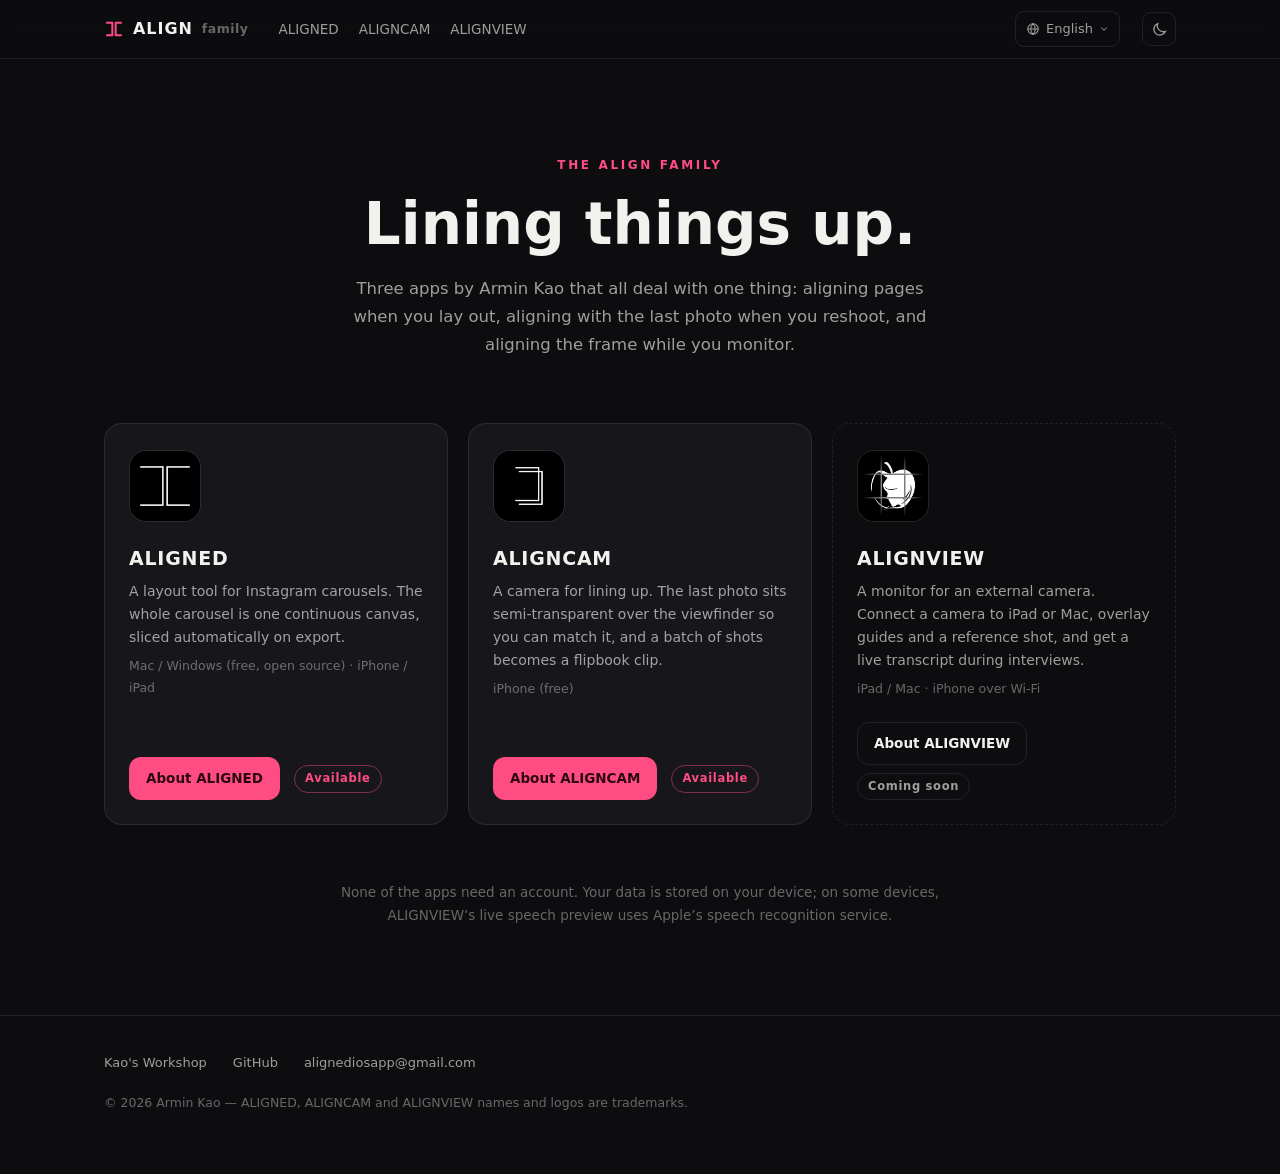
<file: index.html>
<!doctype html>
<html lang="zh-Hant">
<head>
<meta charset="utf-8">
<meta name="viewport" content="width=device-width, initial-scale=1">
<title>ALIGN 家族 — ALIGNED、ALIGNCAM、ALIGNVIEW</title>
<meta name="description" content="小高做的三個 App，都在處理同一件事：把東西對齊。ALIGNED 排 Instagram 多頁輪播、ALIGNCAM 對齊重拍、ALIGNVIEW 外接相機監看。">
<meta name="color-scheme" content="dark light">
<meta property="og:title" content="ALIGN 家族">
<meta property="og:description" content="ALIGNED、ALIGNCAM、ALIGNVIEW——三個為「對齊」做的 App。">
<meta property="og:url" content="https://aligned-app.github.io/">
<meta property="og:image" content="https://aligned-app.github.io/media/family-og.png">
<link rel="canonical" href="https://aligned-app.github.io/">
<link rel="icon" href="data:image/svg+xml,<svg xmlns='http://www.w3.org/2000/svg' viewBox='0 0 32 32'><rect width='32' height='32' rx='7' fill='%230d0d10'/><path d='M6 8 L13 8 L13 24 L6 24' stroke='%23ff4d84' stroke-width='3' fill='none' stroke-linecap='round' stroke-linejoin='round'/><path d='M26 8 L19 8 L19 24 L26 24' stroke='%23ff4d84' stroke-width='3' fill='none' stroke-linecap='round' stroke-linejoin='round'/></svg>">
<script>
// 語言：?lang= ＞ 上次選的 ＞ 瀏覽器語言（中文→繁中，其餘→英文）。
// 舊版根網址是「依瀏覽器語言轉去 zh-Hant/ 或 en/」，這裡保留同樣的判斷，只是改成同頁切換。
(function(){
  var q = new URLSearchParams(location.search).get('lang'), saved = null;
  try { saved = localStorage.getItem('align-lang'); } catch(e){}
  var langs = navigator.languages || [navigator.language || 'en'];
  var pick = q ? (/^zh/i.test(q) ? 'zh' : 'en')
           : saved ? saved
           : (langs.some(function(l){ return /^zh/i.test(l); }) ? 'zh' : 'en');
  if (q) { try { localStorage.setItem('align-lang', pick); } catch(e){} }
  var h = document.documentElement;
  h.dataset.lang = pick; h.lang = pick === 'en' ? 'en' : 'zh-Hant';
  if (pick === 'en') document.title = 'The ALIGN family — ALIGNED, ALIGNCAM, ALIGNVIEW';
})();
</script>
<link rel="stylesheet" href="assets/style.css">
<link rel="stylesheet" href="assets/family.css">
</head>
<body>

<header class="top">
  <div class="wrap top-inner">
    <a class="wordmark fam-mark" href="./">
      <svg viewBox="0 0 24 24" fill="none" stroke="currentColor" stroke-width="2.4" stroke-linecap="round" stroke-linejoin="round"><path d="M3.5 4.5H10v15H3.5M20.5 4.5H14v15h6.5"/></svg>
      ALIGN<small data-zh>家族</small><small data-en>family</small>
    </a>
    <nav class="main">
      <a data-zh href="zh-Hant/">ALIGNED</a><a data-en href="en/">ALIGNED</a>
      <a data-zh href="aligncam/zh-Hant/">ALIGNCAM</a><a data-en href="aligncam/en/">ALIGNCAM</a>
      <a data-zh href="alignview/zh-Hant/">ALIGNVIEW</a><a data-en href="alignview/en/">ALIGNVIEW</a>
    </nav>
    <div class="top-spacer"></div>
    <details class="lang">
      <summary>
        <svg width="14" height="14" viewBox="0 0 24 24" fill="none" stroke="currentColor" stroke-width="1.8"><circle cx="12" cy="12" r="9"/><path d="M3 12h18M12 3c2.6 2.6 3.9 5.6 3.9 9S14.6 18.4 12 21c-2.6-2.6-3.9-5.6-3.9-9S9.4 5.6 12 3Z"/></svg>
        <span data-zh>繁體中文</span><span data-en>English</span>
        <svg width="10" height="10" viewBox="0 0 24 24" fill="none" stroke="currentColor" stroke-width="2.4" stroke-linecap="round"><path d="m6 9 6 6 6-6"/></svg>
      </summary>
      <nav class="lang-menu">
        <a href="?lang=zh-Hant" data-setlang="zh">繁體中文</a>
        <a href="?lang=en" data-setlang="en">English</a>
      </nav>
    </details>
    <button class="iconbtn" id="themeToggle" aria-label="切換深淺色 / Toggle theme">
      <svg class="moon-only" viewBox="0 0 24 24" fill="none" stroke="currentColor" stroke-width="1.8" stroke-linecap="round"><path d="M20.5 14.5A8.5 8.5 0 0 1 9.5 3.5a8.5 8.5 0 1 0 11 11Z"/></svg>
      <svg class="sun-only" viewBox="0 0 24 24" fill="none" stroke="currentColor" stroke-width="1.8" stroke-linecap="round"><circle cx="12" cy="12" r="4.4"/><path d="M12 2.5v2.2M12 19.3v2.2M2.5 12h2.2M19.3 12h2.2M5.2 5.2l1.6 1.6M17.2 17.2l1.6 1.6M18.8 5.2l-1.6 1.6M6.8 17.2l-1.6 1.6"/></svg>
    </button>
  </div>
</header>

<main class="wrap">
  <div class="fam-hero">
    <p class="kicker" data-zh>ALIGN 家族</p>
    <p class="kicker" data-en>The ALIGN family</p>
    <h1 data-zh>把東西對齊。</h1>
    <h1 data-en>Lining things up.</h1>
    <p class="lede" data-zh>小高做的三個 App，處理的都是同一件事：排版時對齊每一頁、重拍時對齊上一張、監看時對齊構圖。</p>
    <p class="lede" data-en>Three apps by Armin Kao that all deal with one thing: aligning pages when you lay out, aligning with the last photo when you reshoot, and aligning the frame while you monitor.</p>
  </div>

  <div class="app-grid">
    <article class="app-card">
      <img class="app-icon" src="assets/family/align.png" alt="ALIGNED icon" width="72" height="72">
      <h3>ALIGNED</h3>
      <p class="what" data-zh>Instagram 多頁輪播排版。整組輪播是一條連續畫布，跨頁編排、匯出自動切片。</p>
      <p class="what" data-en>A layout tool for Instagram carousels. The whole carousel is one continuous canvas, sliced automatically on export.</p>
      <p class="plat" data-zh>Mac／Windows（免費開源）・iPhone／iPad</p>
      <p class="plat" data-en>Mac / Windows (free, open source) · iPhone / iPad</p>
      <div class="acts">
        <a class="btn primary" data-zh href="zh-Hant/">了解 ALIGNED</a>
        <a class="btn primary" data-en href="en/">About ALIGNED</a>
        <span class="status live" data-zh>已上架</span><span class="status live" data-en>Available</span>
      </div>
    </article>

    <article class="app-card">
      <img class="app-icon" src="assets/family/aligncam.png" alt="ALIGNCAM icon" width="72" height="72">
      <h3>ALIGNCAM</h3>
      <p class="what" data-zh>對齊的相機。上一張半透明疊在取景上，對準了再拍；也能把一批照片串成定格影片。</p>
      <p class="what" data-en>A camera for lining up. The last photo sits semi-transparent over the viewfinder so you can match it, and a batch of shots becomes a flipbook clip.</p>
      <p class="plat" data-zh>iPhone（免費）</p>
      <p class="plat" data-en>iPhone (free)</p>
      <div class="acts">
        <a class="btn primary" data-zh href="aligncam/zh-Hant/">了解 ALIGNCAM</a>
        <a class="btn primary" data-en href="aligncam/en/">About ALIGNCAM</a>
        <span class="status live" data-zh>已上架</span><span class="status live" data-en>Available</span>
      </div>
    </article>

    <article class="app-card soon">
      <img class="app-icon" src="assets/family/alignview.png" alt="ALIGNVIEW icon" width="72" height="72">
      <h3>ALIGNVIEW</h3>
      <p class="what" data-zh>外接相機監看。iPad／Mac 接相機看畫面，疊上參考線與上一場的構圖，訪談時同步出逐字稿。</p>
      <p class="what" data-en>A monitor for an external camera. Connect a camera to iPad or Mac, overlay guides and a reference shot, and get a live transcript during interviews.</p>
      <p class="plat" data-zh>iPad／Mac・iPhone 透過 WiFi 收看</p>
      <p class="plat" data-en>iPad / Mac · iPhone over Wi-Fi</p>
      <div class="acts">
        <a class="btn ghost" data-zh href="alignview/zh-Hant/">了解 ALIGNVIEW</a>
        <a class="btn ghost" data-en href="alignview/en/">About ALIGNVIEW</a>
        <span class="status" data-zh>即將推出</span><span class="status" data-en>Coming soon</span>
      </div>
    </article>
  </div>

  <p class="fam-note" data-zh>三個 App 都不需要帳號，資料存在你的裝置上；ALIGNVIEW 的即時語音預覽在部分裝置上會使用 Apple 語音辨識服務。</p>
  <p class="fam-note" data-en>None of the apps need an account. Your data is stored on your device; on some devices, ALIGNVIEW’s live speech preview uses Apple’s speech recognition service.</p>
</main>

<footer class="page">
  <div class="wrap">
    <div class="foot-row">
      <a href="https://tools.arminkao.com/" data-zh>小高工具間</a>
      <a href="https://tools.arminkao.com/" data-en>Kao's Workshop</a>
      <a href="https://github.com/qwert2813434-ctrl/ALIGNED">GitHub</a>
      <a href="mailto:alignediosapp@gmail.com">alignediosapp@gmail.com</a>
    </div>
    <p class="foot-copy" data-zh>© 2026 小高 Armin Kao — ALIGNED、ALIGNCAM、ALIGNVIEW 名稱與 logo 為商標。</p>
    <p class="foot-copy" data-en>© 2026 Armin Kao — ALIGNED, ALIGNCAM and ALIGNVIEW names and logos are trademarks.</p>
  </div>
</footer>

<script src="assets/site.js"></script>
<script>
// 語言選單：同頁切換＋記住（不重新載入）
document.querySelectorAll('[data-setlang]').forEach(function(a){
  a.addEventListener('click', function(e){
    e.preventDefault();
    var l = a.dataset.setlang, h = document.documentElement;
    h.dataset.lang = l; h.lang = l === 'en' ? 'en' : 'zh-Hant';
    document.title = l === 'en' ? 'The ALIGN family — ALIGNED, ALIGNCAM, ALIGNVIEW' : 'ALIGN 家族 — ALIGNED、ALIGNCAM、ALIGNVIEW';
    try { localStorage.setItem('align-lang', l); } catch(err){}
    a.closest('details').removeAttribute('open');
  });
});
</script>
</body>
</html>
</file>
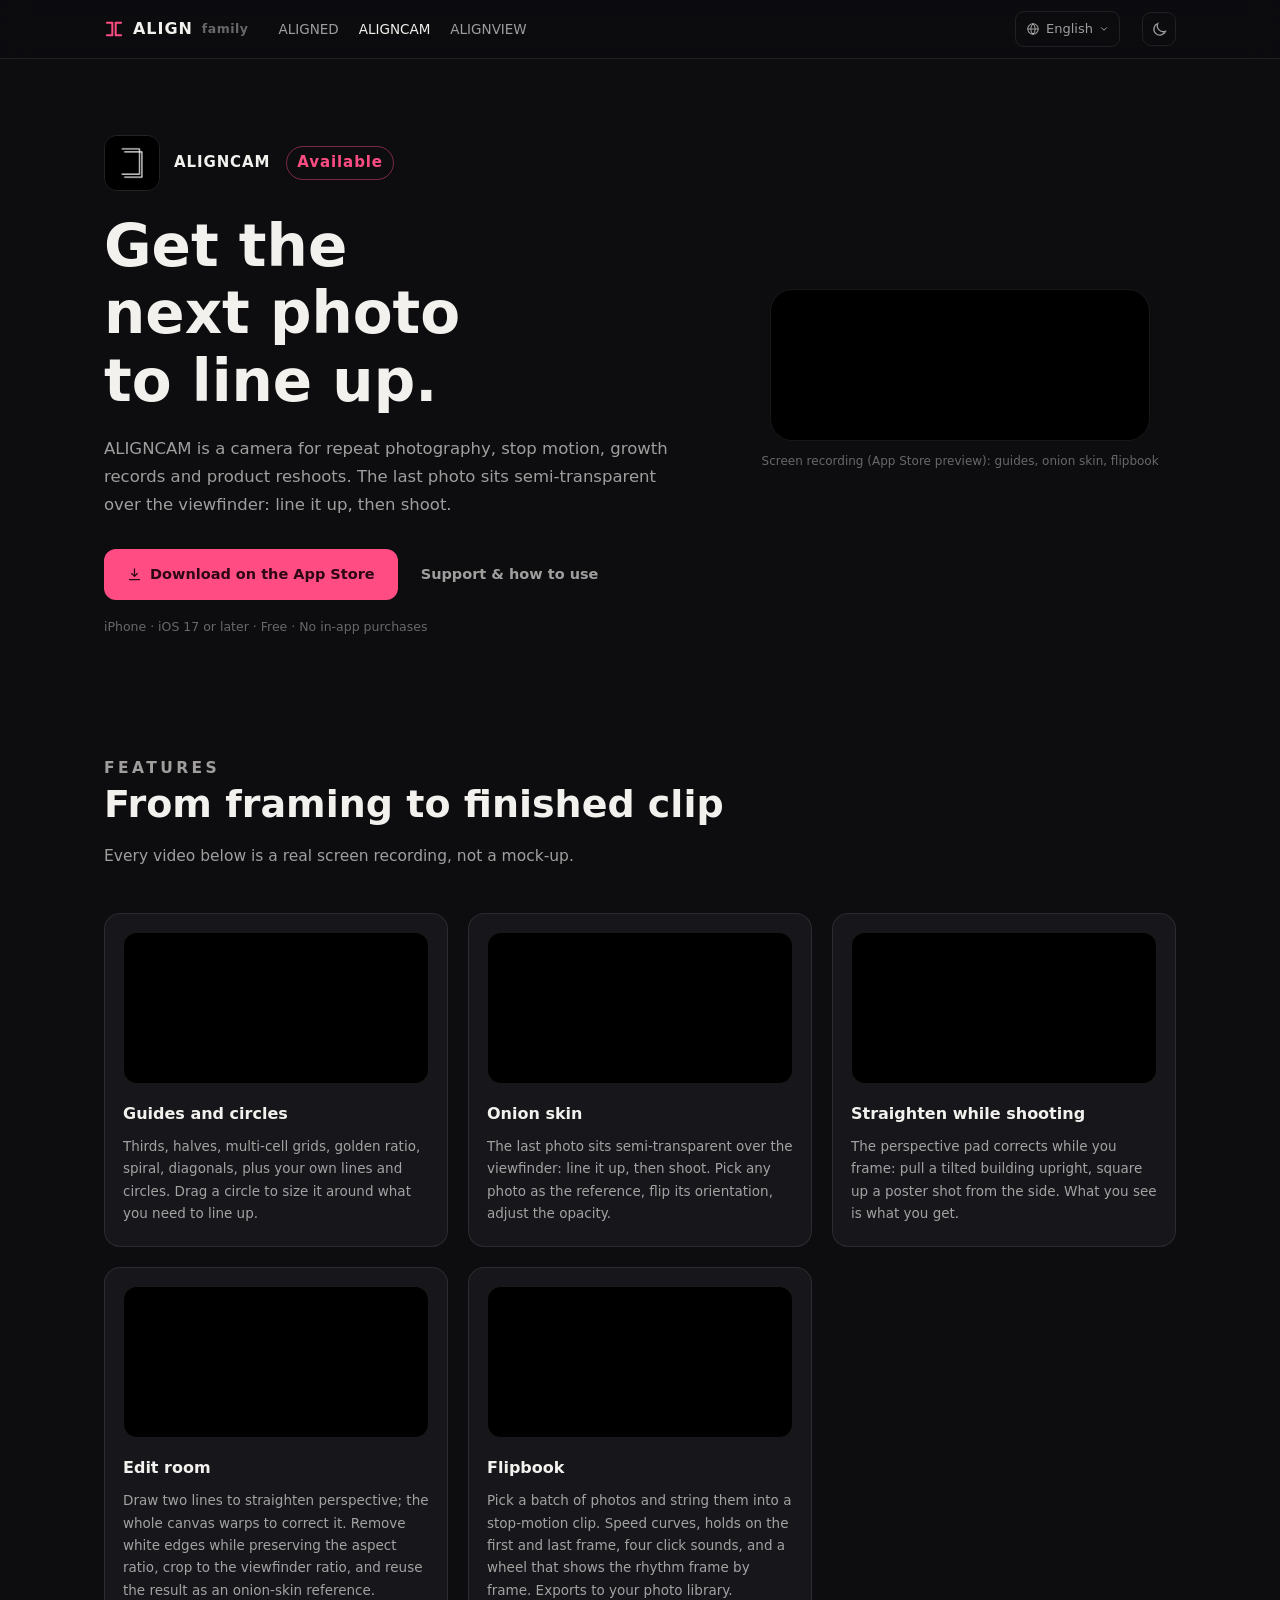
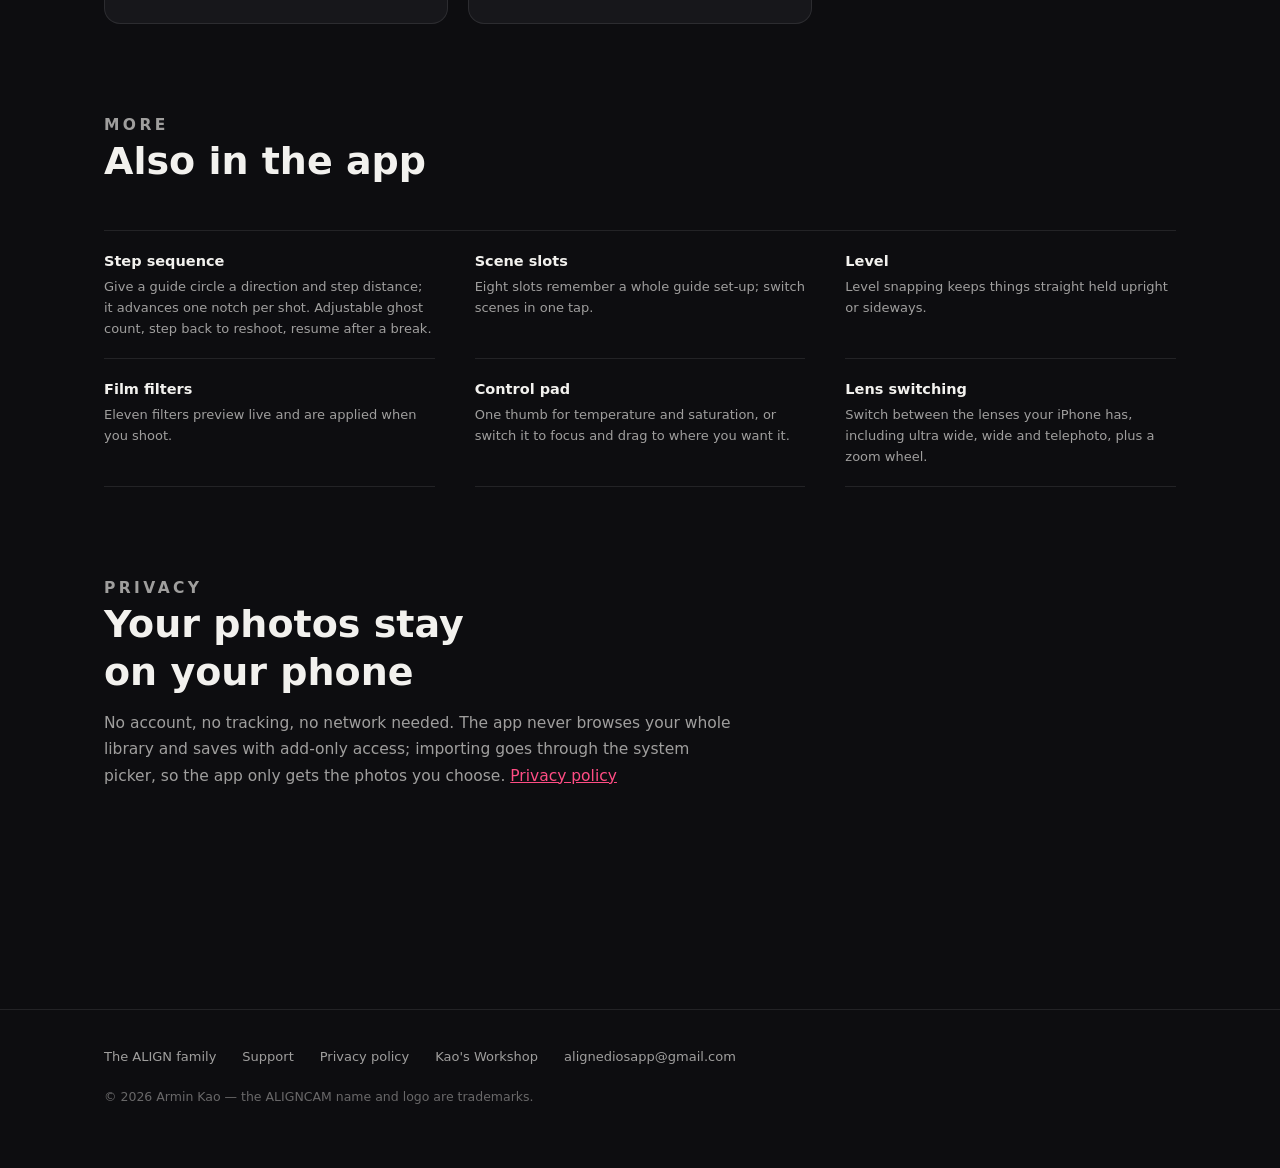
<file: aligncam/index.html>
<!doctype html>
<html lang="zh-Hant">
<head>
<meta charset="utf-8">
<meta name="viewport" content="width=device-width, initial-scale=1">
<title>ALIGNCAM</title>
<script>
(function(){
  var saved = null; try { saved = localStorage.getItem('align-lang'); } catch(e){}
  var langs = navigator.languages || [navigator.language || 'en'];
  var zh = saved ? saved === 'zh' : langs.some(function(l){ return /^zh/i.test(l); });
  location.replace(zh ? 'zh-Hant/' : 'en/');
})();
</script>
<meta http-equiv="refresh" content="1;url=zh-Hant/">
<style>
body{margin:0;background:#0d0d10;color:#f2f1ee;font-family:-apple-system,"PingFang TC",sans-serif;
display:flex;min-height:100vh;align-items:center;justify-content:center}
a{color:#ff4d84;text-decoration:none;margin:0 10px}
</style>
</head>
<body>
<noscript><p><a href="zh-Hant/">繁體中文</a>|<a href="en/">English</a></p></noscript>
</body>
</html>
</file>
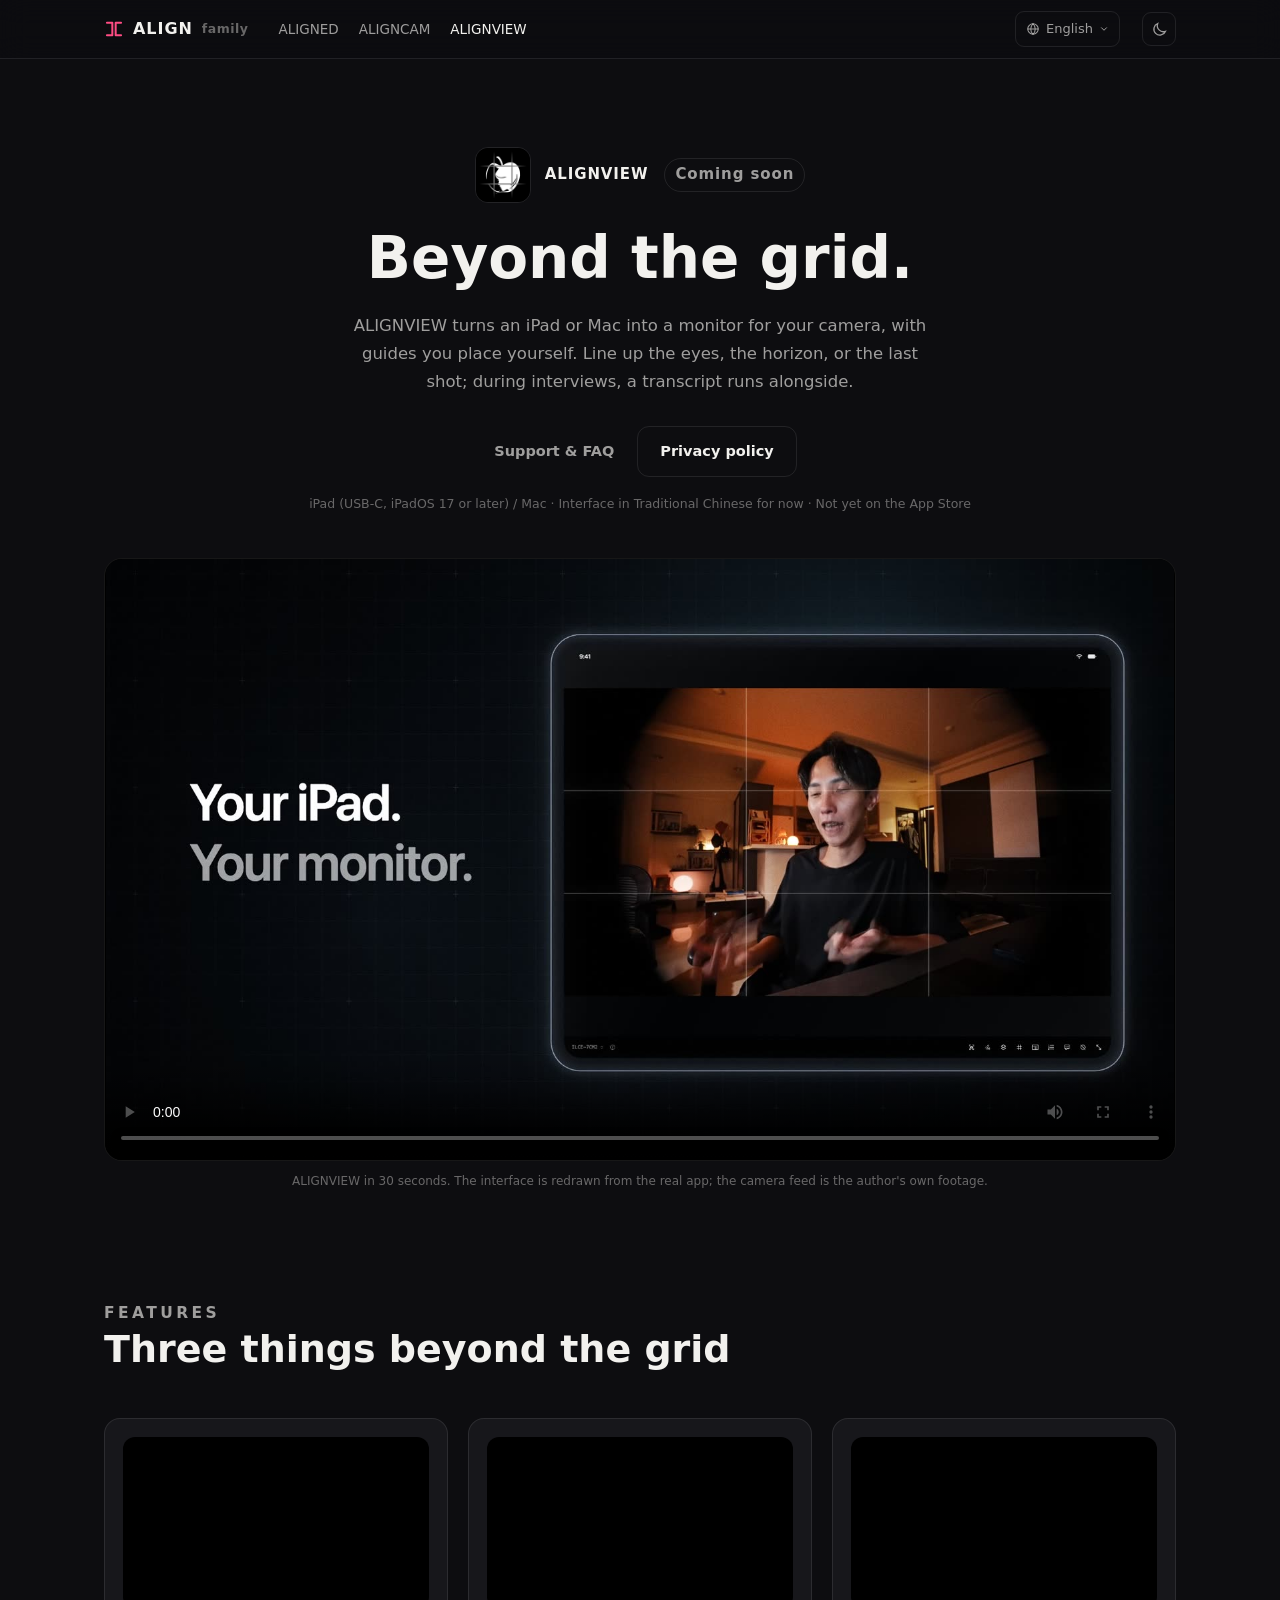
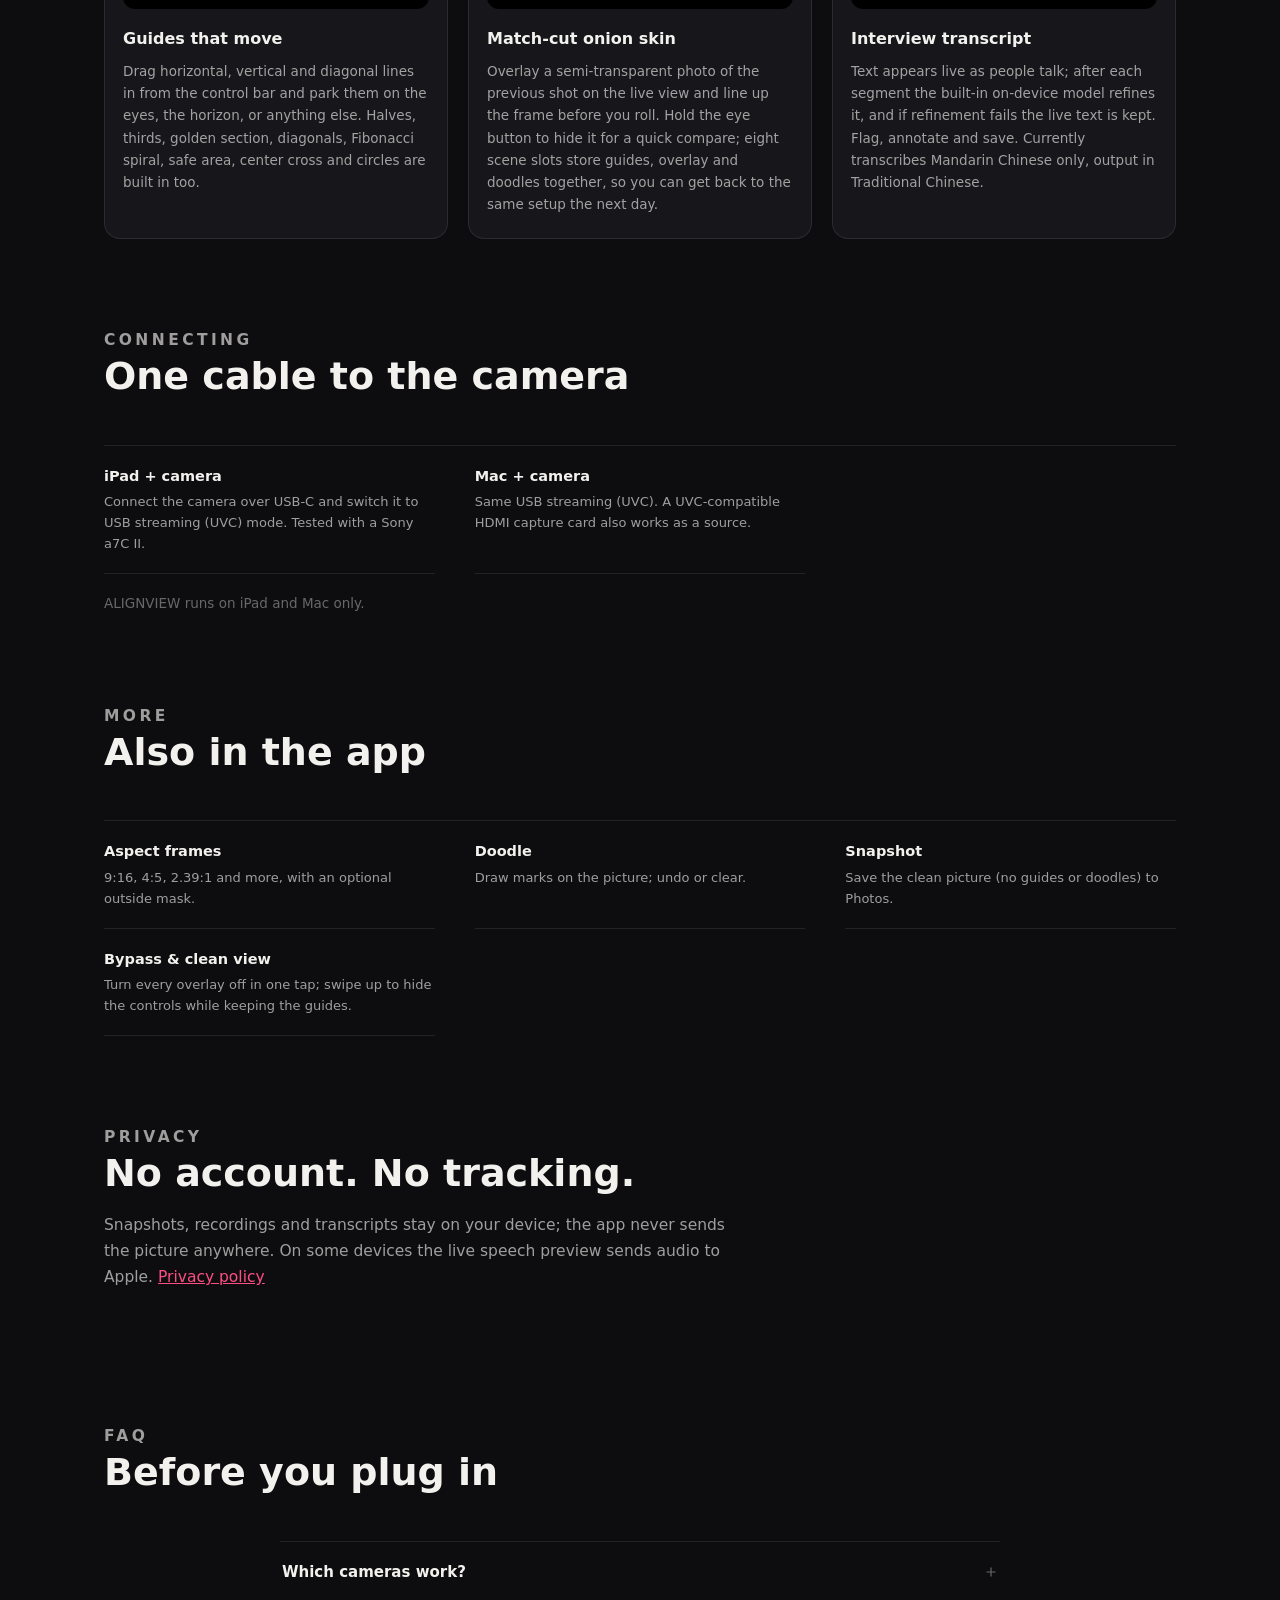
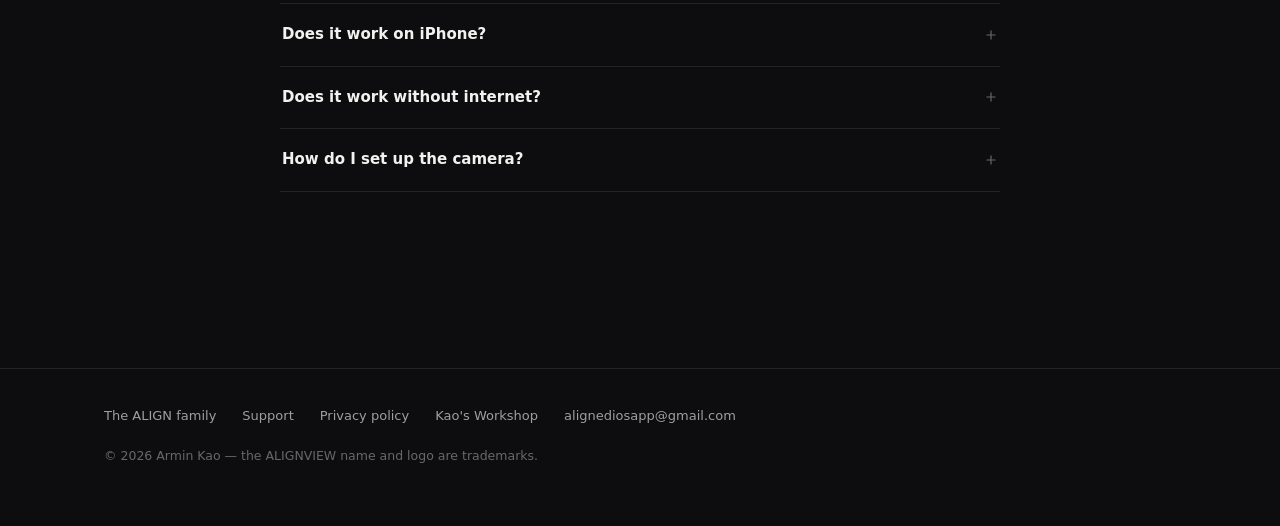
<file: alignview/index.html>
<!doctype html>
<html lang="zh-Hant">
<head>
<meta charset="utf-8">
<meta name="viewport" content="width=device-width, initial-scale=1">
<title>ALIGNVIEW</title>
<script>
(function(){
  var saved = null; try { saved = localStorage.getItem('align-lang'); } catch(e){}
  var langs = navigator.languages || [navigator.language || 'en'];
  var zh = saved ? saved === 'zh' : langs.some(function(l){ return /^zh/i.test(l); });
  location.replace(zh ? 'zh-Hant/' : 'en/');
})();
</script>
<meta http-equiv="refresh" content="1;url=zh-Hant/">
<style>
body{margin:0;background:#0d0d10;color:#f2f1ee;font-family:-apple-system,"PingFang TC",sans-serif;
display:flex;min-height:100vh;align-items:center;justify-content:center}
a{color:#ff4d84;text-decoration:none;margin:0 10px}
</style>
</head>
<body>
<noscript><p><a href="zh-Hant/">繁體中文</a>|<a href="en/">English</a></p></noscript>
</body>
</html>
</file>
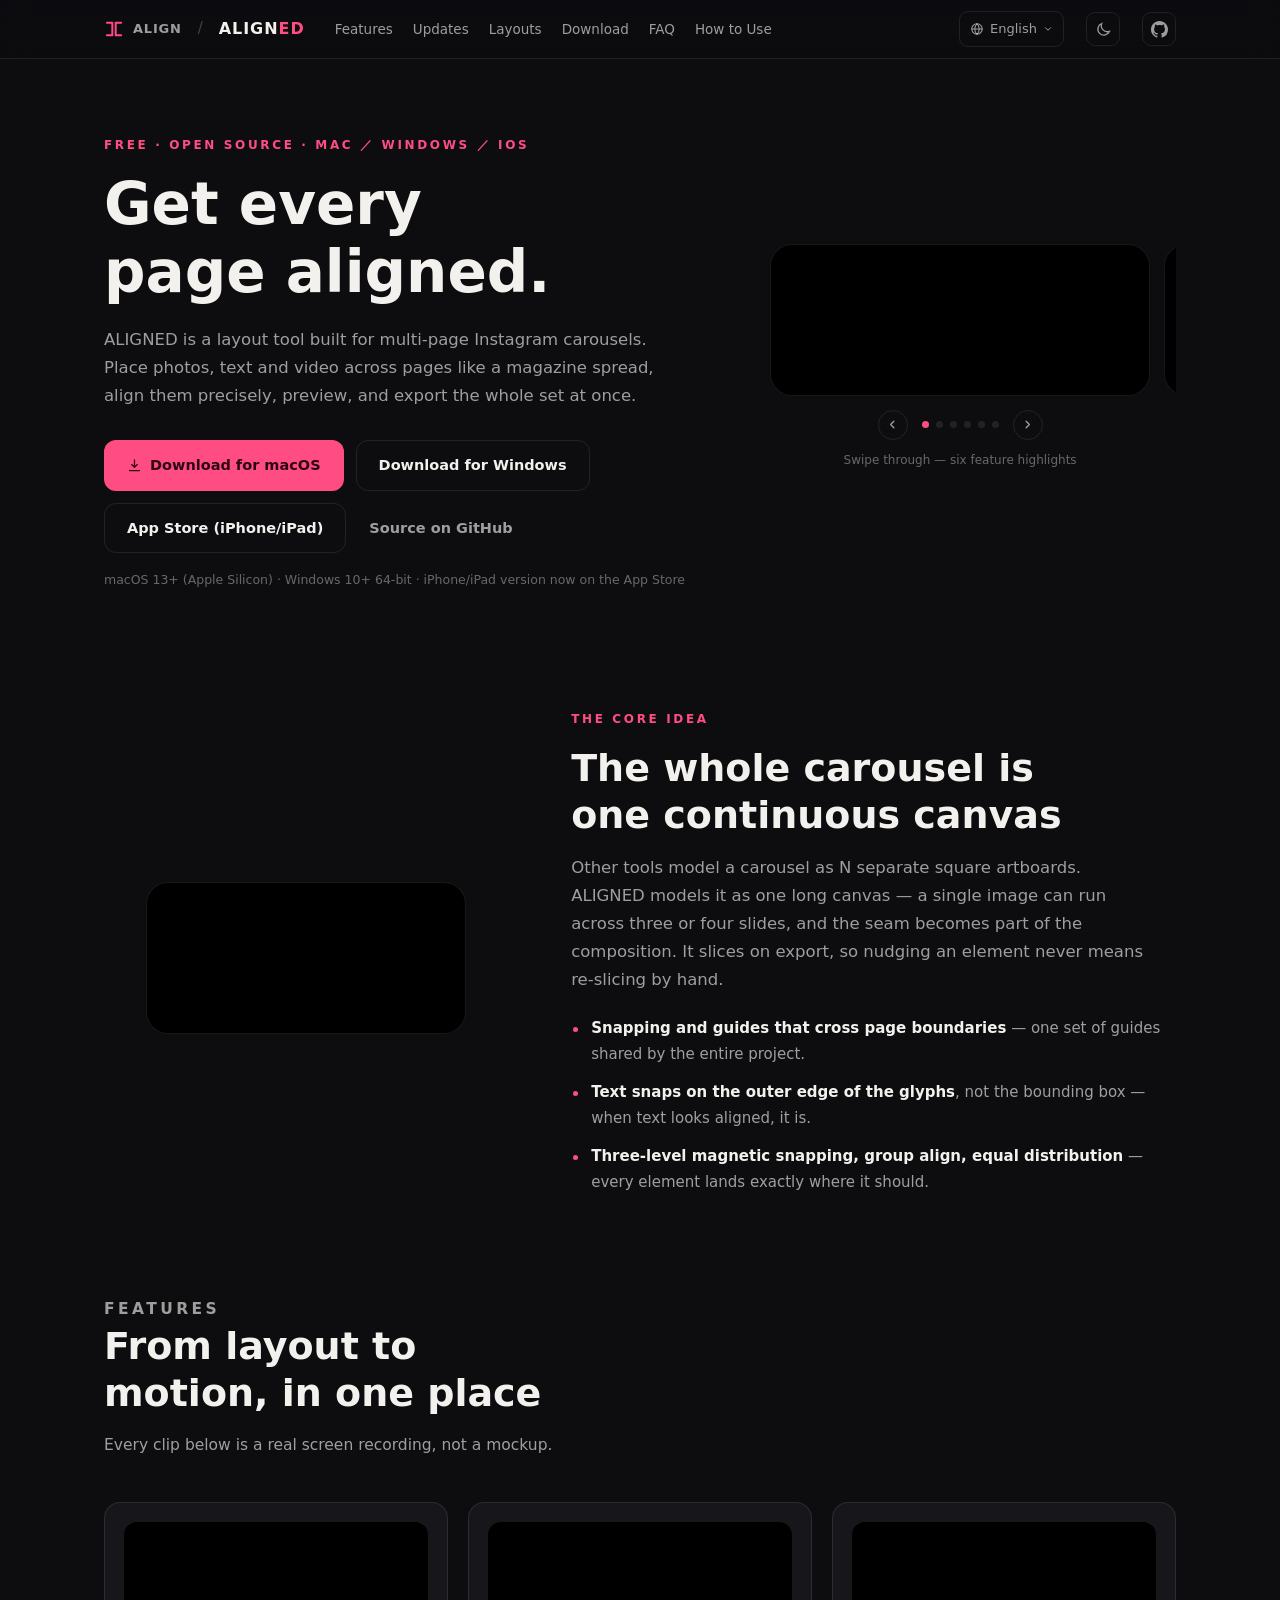
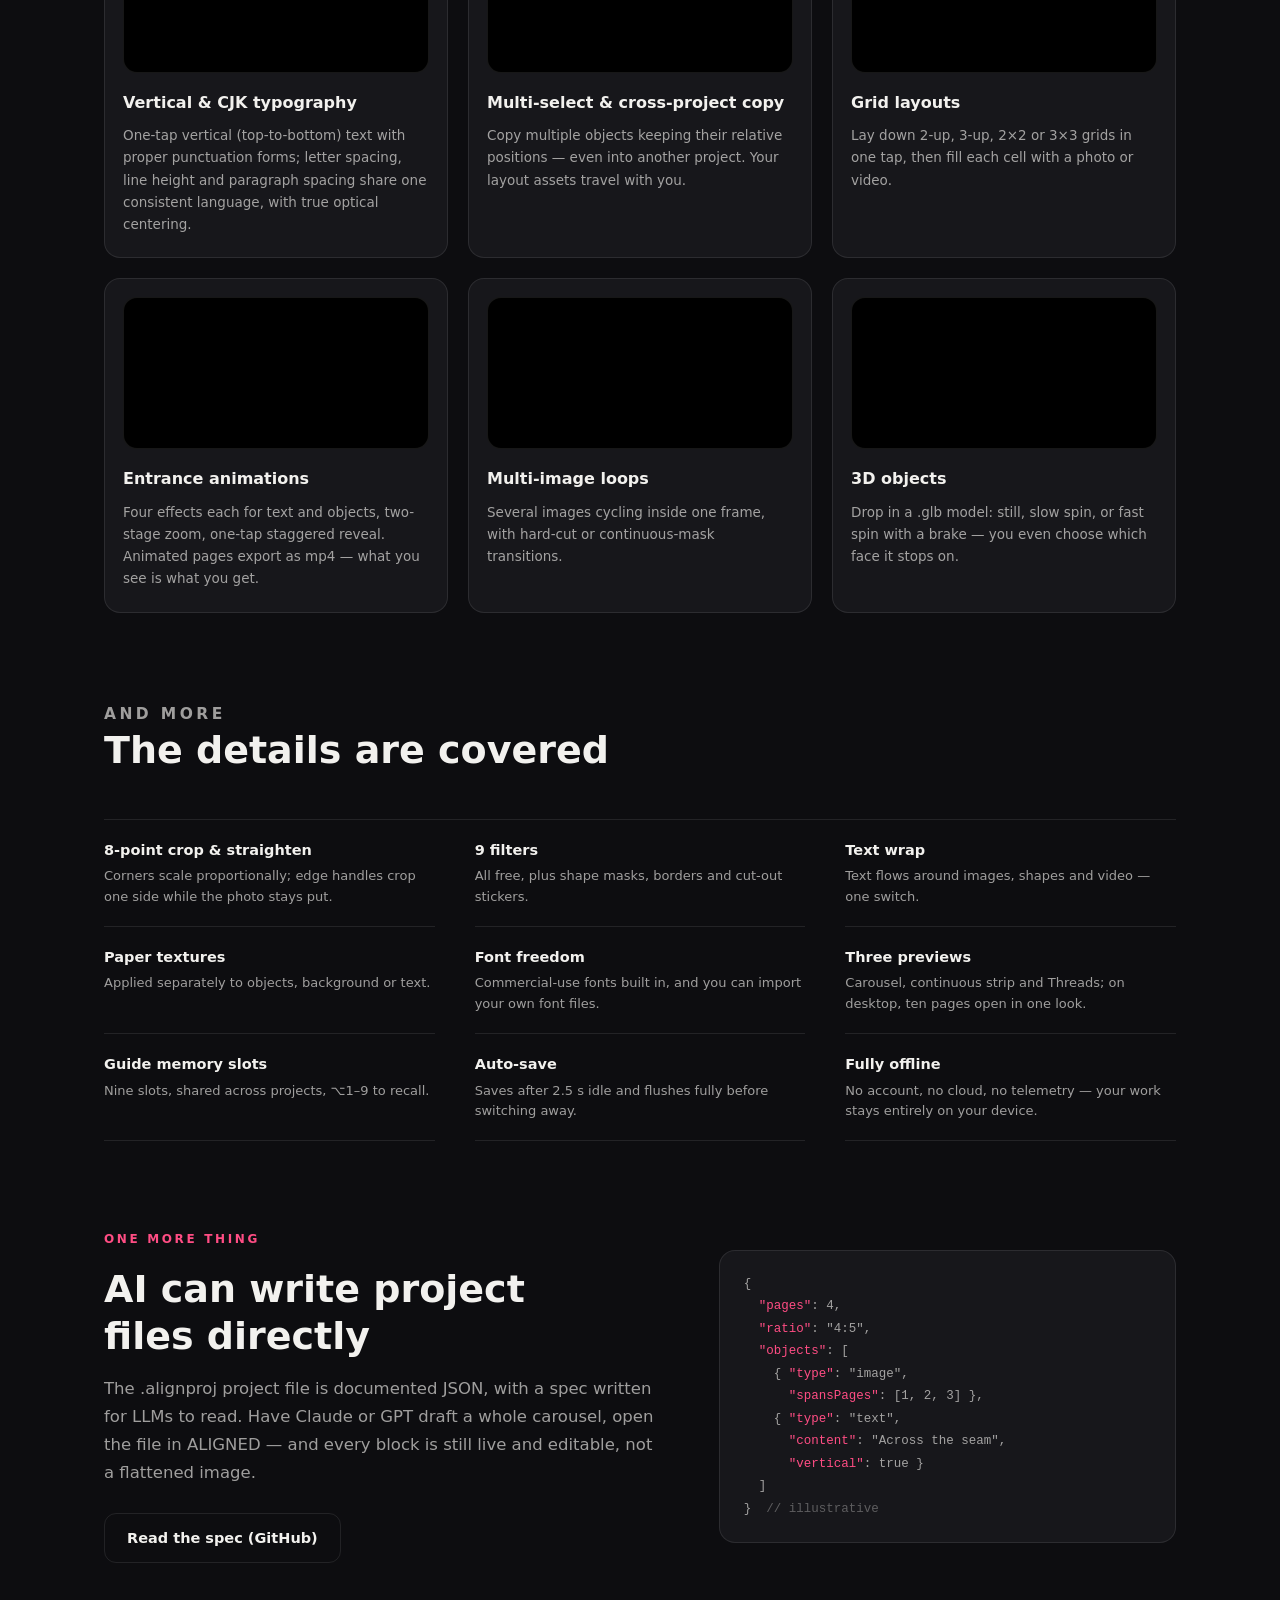
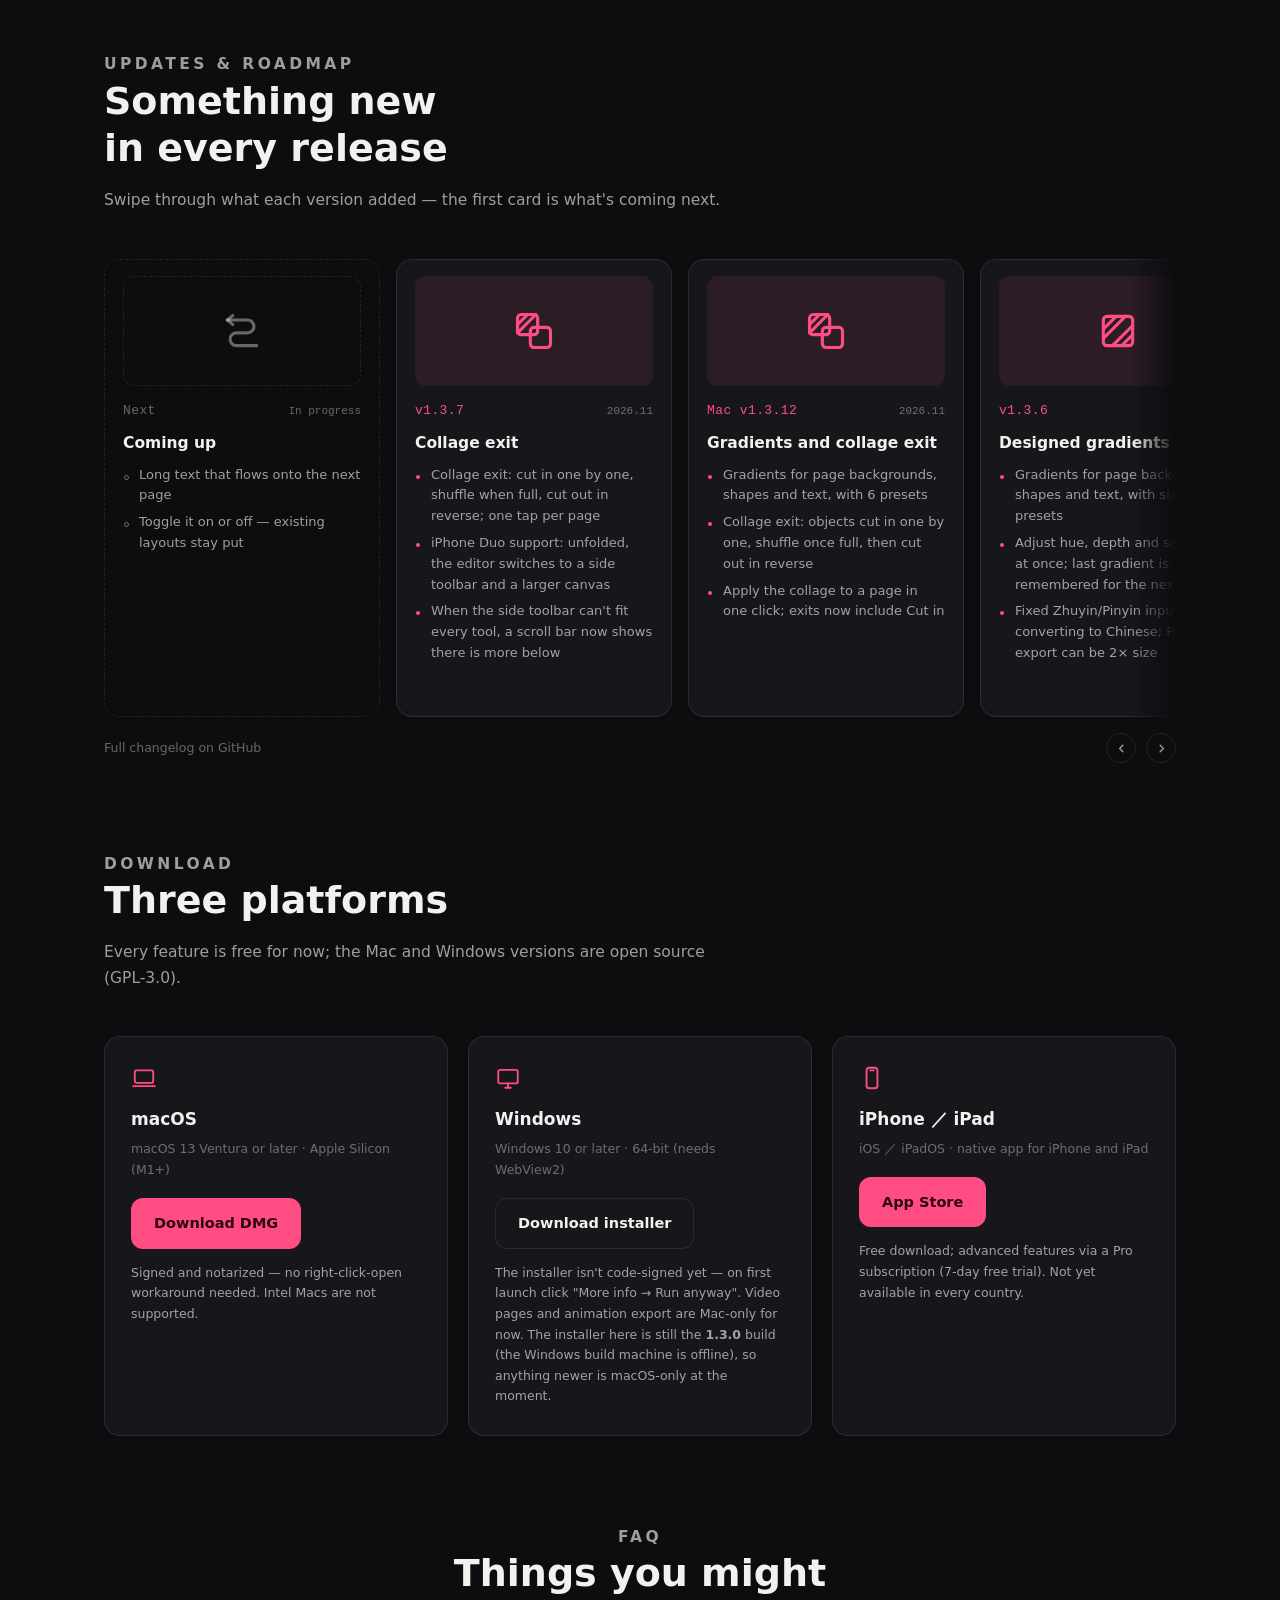
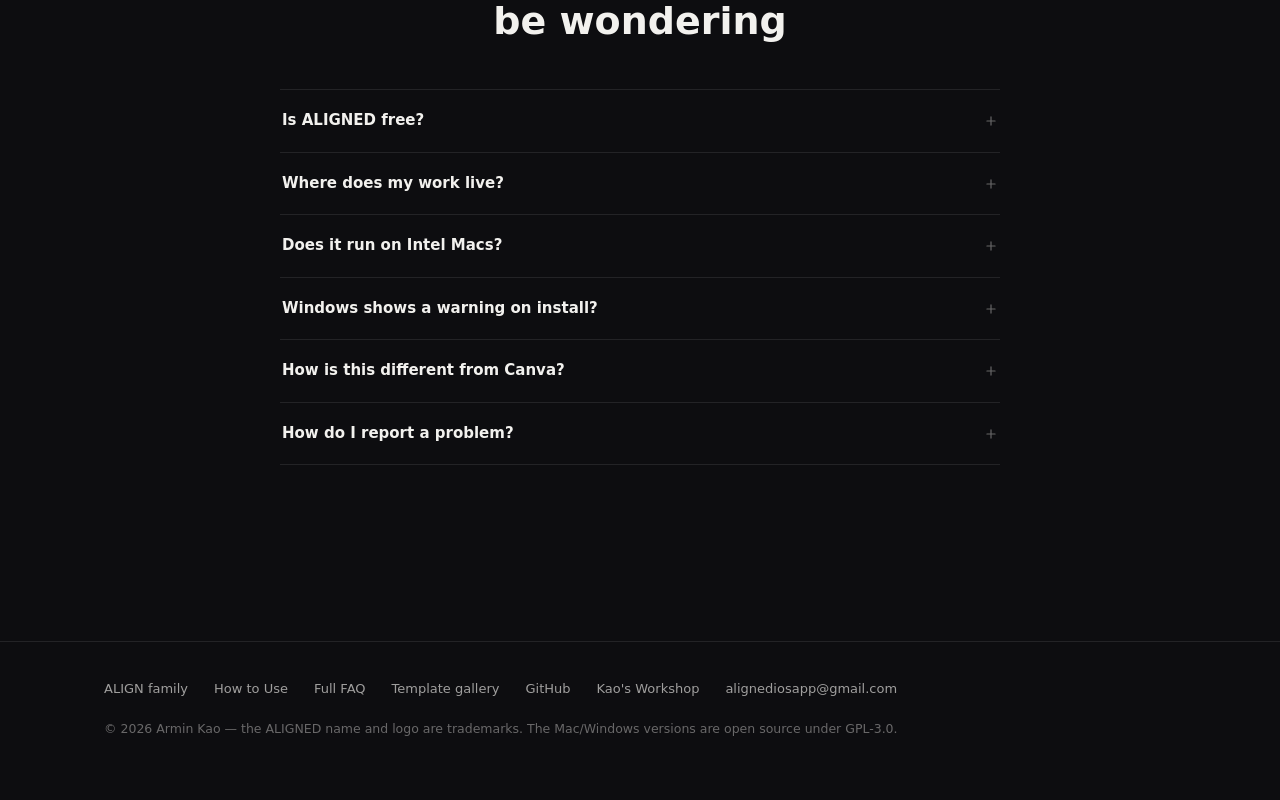
<file: en/index.html>
<!doctype html>
<html lang="en">
<head>
<meta charset="utf-8">
<meta name="viewport" content="width=device-width, initial-scale=1">
<title>ALIGNED — get every page aligned</title>
<meta name="description" content="ALIGNED is a layout tool built for multi-page Instagram carousels. The whole carousel is one continuous canvas — images, text and video cross the page seams, and it slices on export. Free, open source, for Mac / Windows / iOS.">
<meta name="color-scheme" content="dark light">
<meta property="og:title" content="ALIGNED — get every page aligned">
<meta property="og:description" content="Instagram carousels on one continuous canvas. Lay out across the seams; it slices on export. Free and open source.">
<meta property="og:url" content="https://aligned-app.github.io/en/">
<meta property="og:image" content="https://aligned-app.github.io/media/og.png">
<link rel="canonical" href="https://aligned-app.github.io/en/">
<link rel="alternate" hreflang="zh-Hant" href="https://aligned-app.github.io/zh-Hant/">
<link rel="alternate" hreflang="en" href="https://aligned-app.github.io/en/">
<link rel="alternate" hreflang="x-default" href="https://aligned-app.github.io/en/">
<link rel="icon" href="data:image/svg+xml,<svg xmlns='http://www.w3.org/2000/svg' viewBox='0 0 32 32'><rect width='32' height='32' rx='7' fill='%230d0d10'/><path d='M13 8 L9 8 L9 24 L13 24' stroke='%23ff4d84' stroke-width='3' fill='none' stroke-linecap='round' stroke-linejoin='round'/><path d='M19 8 L23 8 L23 24 L19 24' stroke='%23ff4d84' stroke-width='3' fill='none' stroke-linecap='round' stroke-linejoin='round'/></svg>">
<link rel="stylesheet" href="../assets/style.css?v=20261019">
</head>
<body>

<header class="top">
  <div class="wrap top-inner">
    <a class="fam-crumb" href="../?lang=en" aria-label="ALIGN family" title="ALIGN family" style="display:inline-flex;align-items:center;gap:9px;flex:none;color:var(--ink-dim);text-decoration:none;font-weight:700;letter-spacing:.06em;font-size:13px"><svg width="20" height="20" style="width:20px;height:20px;flex:none;color:var(--accent)" viewBox="0 0 24 24" fill="none" stroke="currentColor" stroke-width="2.4" stroke-linecap="round" stroke-linejoin="round"><path d="M3.5 4.5H10v15H3.5M20.5 4.5H14v15h6.5"/></svg>ALIGN</a><span class="fam-sep" style="flex:none;color:var(--ink-faint);margin:0 -6px">/</span><a class="wordmark" href="./">ALIGN<b>ED</b></a>
    <nav class="main">
      <a href="#features">Features</a>
      <a href="#updates">Updates</a>
      <a href="https://tools.arminkao.com/aligned-templates/">Layouts</a>
      <a href="#download">Download</a>
      <a href="#faq">FAQ</a>
      <a href="https://qwert2813434-ctrl.github.io/aligned-help/en/">How to Use</a>
    </nav>
    <div class="top-spacer"></div>
    <details class="lang">
      <summary>
        <svg width="14" height="14" viewBox="0 0 24 24" fill="none" stroke="currentColor" stroke-width="1.8"><circle cx="12" cy="12" r="9"/><path d="M3 12h18M12 3c2.6 2.6 3.9 5.6 3.9 9S14.6 18.4 12 21c-2.6-2.6-3.9-5.6-3.9-9S9.4 5.6 12 3Z"/></svg>
        English
        <svg width="10" height="10" viewBox="0 0 24 24" fill="none" stroke="currentColor" stroke-width="2.4" stroke-linecap="round"><path d="m6 9 6 6 6-6"/></svg>
      </summary>
      <nav class="lang-menu">
        <a href="../zh-Hant/">繁體中文</a>
        <a class="current" href="./">English</a>
      </nav>
    </details>
    <button class="iconbtn" id="themeToggle" aria-label="Toggle theme">
      <svg class="moon-only" viewBox="0 0 24 24" fill="none" stroke="currentColor" stroke-width="1.8" stroke-linecap="round"><path d="M20.5 14.5A8.5 8.5 0 0 1 9.5 3.5a8.5 8.5 0 1 0 11 11Z"/></svg>
      <svg class="sun-only" viewBox="0 0 24 24" fill="none" stroke="currentColor" stroke-width="1.8" stroke-linecap="round"><circle cx="12" cy="12" r="4.4"/><path d="M12 2.5v2.2M12 19.3v2.2M2.5 12h2.2M19.3 12h2.2M5.2 5.2l1.6 1.6M17.2 17.2l1.6 1.6M18.8 5.2l-1.6 1.6M6.8 17.2l-1.6 1.6"/></svg>
    </button>
    <a class="iconbtn" href="https://github.com/qwert2813434-ctrl/ALIGNED" aria-label="GitHub">
      <svg viewBox="0 0 16 16" fill="currentColor"><path d="M8 0C3.58 0 0 3.58 0 8c0 3.54 2.29 6.53 5.47 7.59.4.07.55-.17.55-.38 0-.19-.01-.82-.01-1.49-2.01.37-2.53-.49-2.69-.94-.09-.23-.48-.94-.82-1.13-.28-.15-.68-.52-.01-.53.63-.01 1.08.58 1.23.82.72 1.21 1.87.87 2.33.66.07-.52.28-.87.51-1.07-1.78-.2-3.64-.89-3.64-3.95 0-.87.31-1.59.82-2.15-.08-.2-.36-1.02.08-2.12 0 0 .67-.21 2.2.82.64-.18 1.32-.27 2-.27s1.36.09 2 .27c1.53-1.04 2.2-.82 2.2-.82.44 1.1.16 1.92.08 2.12.51.56.82 1.27.82 2.15 0 3.07-1.87 3.75-3.65 3.95.29.25.54.73.54 1.48 0 1.07-.01 1.93-.01 2.2 0 .21.15.46.55.38A8.01 8.01 0 0 0 16 8c0-4.42-3.58-8-8-8Z"/></svg>
    </a>
  </div>
</header>

<div class="hero">
  <div class="wrap hero-grid">
    <div>
      <p class="kicker">Free · Open Source · Mac ／ Windows ／ iOS</p>
      <h1>Get every page aligned.</h1>
      <p class="lede">ALIGNED is a layout tool built for multi-page Instagram carousels. Place photos, text and video across pages like a magazine spread, align them precisely, preview, and export the whole set at once.</p>
      <div class="cta-row">
        <a class="btn primary" href="https://github.com/qwert2813434-ctrl/ALIGNED/releases/latest/download/ALIGNED-macOS-arm64.dmg">
          <svg viewBox="0 0 24 24" fill="none" stroke="currentColor" stroke-width="2" stroke-linecap="round" stroke-linejoin="round"><path d="M12 3v12m0 0 4.5-4.5M12 15 7.5 10.5M4 20h16"/></svg>
          Download for macOS
        </a>
        <a class="btn ghost" href="https://github.com/qwert2813434-ctrl/ALIGNED/releases/latest/download/ALIGNED-windows-x64-setup.exe">Download for Windows</a>
        <a class="btn ghost" id="hero-ios" href="https://apps.apple.com/app/id6791646266">App Store (iPhone/iPad)</a>
        <a class="btn quiet" href="https://github.com/qwert2813434-ctrl/ALIGNED">Source on GitHub</a>
      </div>
      <p class="cta-note">macOS 13+ (Apple Silicon) · Windows 10+ 64-bit · iPhone/iPad version now on the App Store</p>
    </div>
    <div class="hero-media">
      <div class="carousel">
        <div class="phone"><video src="../media/pack-1.mp4" muted loop playsinline autoplay preload="metadata"></video></div>
        <div class="phone"><video muted loop playsinline preload="none" data-src="../media/pack-2.mp4"></video></div>
        <div class="phone"><video muted loop playsinline preload="none" data-src="../media/pack-3.mp4"></video></div>
        <div class="phone"><video muted loop playsinline preload="none" data-src="../media/pack-4.mp4"></video></div>
        <div class="phone"><video muted loop playsinline preload="none" data-src="../media/pack-5.mp4"></video></div>
        <div class="phone"><video muted loop playsinline preload="none" data-src="../media/pack-6.mp4"></video></div>
      </div>
      <div class="car-ctrl">
        <button class="car-btn" data-dir="-1" aria-label="Previous"><svg viewBox="0 0 24 24" fill="none" stroke="currentColor" stroke-width="2.4" stroke-linecap="round" stroke-linejoin="round"><path d="m14.5 6-6 6 6 6"/></svg></button>
        <div class="dots"></div>
        <button class="car-btn" data-dir="1" aria-label="Next"><svg viewBox="0 0 24 24" fill="none" stroke="currentColor" stroke-width="2.4" stroke-linecap="round" stroke-linejoin="round"><path d="m9.5 6 6 6-6 6"/></svg></button>
      </div>
      <p class="media-cap">Swipe through — six feature highlights</p>
    </div>
  </div>
</div>


<section class="block">
  <div class="wrap sig-grid">
    <div class="media">
      <div class="phone"><video muted loop playsinline preload="none" data-src="../media/guides.mp4"></video></div>
    </div>
    <div>
      <p class="kicker">The core idea</p>
      <h2>The whole carousel is one continuous canvas</h2>
      <p class="lede" style="margin-bottom:0">Other tools model a carousel as N separate square artboards. ALIGNED models it as one long canvas — a single image can run across three or four slides, and the seam becomes part of the composition. It slices on export, so nudging an element never means re-slicing by hand.</p>
      <ul class="points">
        <li><b>Snapping and guides that cross page boundaries</b> — one set of guides shared by the entire project.</li>
        <li><b>Text snaps on the outer edge of the glyphs</b>, not the bounding box — when text looks aligned, it is.</li>
        <li><b>Three-level magnetic snapping, group align, equal distribution</b> — every element lands exactly where it should.</li>
      </ul>
    </div>
  </div>
</section>

<section class="block" id="features">
  <div class="wrap">
    <div class="block-head">
      <p class="kicker">Features</p>
      <h2>From layout to motion, in one place</h2>
      <p>Every clip below is a real screen recording, not a mockup.</p>
    </div>
    <div class="feature-grid">
      <div class="card">
        <div class="phone"><video muted loop playsinline preload="none" data-src="../media/text-system.mp4"></video></div>
        <h3>Vertical &amp; CJK typography</h3>
        <p>One-tap vertical (top-to-bottom) text with proper punctuation forms; letter spacing, line height and paragraph spacing share one consistent language, with true optical centering.</p>
      </div>
      <div class="card">
        <div class="phone"><video muted loop playsinline preload="none" data-src="../media/multiselect-copy.mp4"></video></div>
        <h3>Multi-select &amp; cross-project copy</h3>
        <p>Copy multiple objects keeping their relative positions — even into another project. Your layout assets travel with you.</p>
      </div>
      <div class="card">
        <div class="phone"><video muted loop playsinline preload="none" data-src="../media/grid.mp4"></video></div>
        <h3>Grid layouts</h3>
        <p>Lay down 2-up, 3-up, 2×2 or 3×3 grids in one tap, then fill each cell with a photo or video.</p>
      </div>
      <div class="card">
        <div class="phone"><video muted loop playsinline preload="none" data-src="../media/anim-2stage.mp4"></video></div>
        <h3>Entrance animations</h3>
        <p>Four effects each for text and objects, two-stage zoom, one-tap staggered reveal. Animated pages export as mp4 — what you see is what you get.</p>
      </div>
      <div class="card">
        <div class="phone"><video muted loop playsinline preload="none" data-src="../media/carousel.mp4"></video></div>
        <h3>Multi-image loops</h3>
        <p>Several images cycling inside one frame, with hard-cut or continuous-mask transitions.</p>
      </div>
      <div class="card">
        <div class="phone"><video muted loop playsinline preload="none" data-src="../media/3d.mp4"></video></div>
        <h3>3D objects</h3>
        <p>Drop in a .glb model: still, slow spin, or fast spin with a brake — you even choose which face it stops on.</p>
      </div>
    </div>
  </div>
</section>

<section class="block">
  <div class="wrap">
    <div class="block-head">
      <p class="kicker">And more</p>
      <h2>The details are covered</h2>
    </div>
    <div class="spec-grid">
      <div class="spec"><b>8-point crop &amp; straighten</b><span>Corners scale proportionally; edge handles crop one side while the photo stays put.</span></div>
      <div class="spec"><b>9 filters</b><span>All free, plus shape masks, borders and cut-out stickers.</span></div>
      <div class="spec"><b>Text wrap</b><span>Text flows around images, shapes and video — one switch.</span></div>
      <div class="spec"><b>Paper textures</b><span>Applied separately to objects, background or text.</span></div>
      <div class="spec"><b>Font freedom</b><span>Commercial-use fonts built in, and you can import your own font files.</span></div>
      <div class="spec"><b>Three previews</b><span>Carousel, continuous strip and Threads; on desktop, ten pages open in one look.</span></div>
      <div class="spec"><b>Guide memory slots</b><span>Nine slots, shared across projects, ⌥1–9 to recall.</span></div>
      <div class="spec"><b>Auto-save</b><span>Saves after 2.5 s idle and flushes fully before switching away.</span></div>
      <div class="spec"><b>Fully offline</b><span>No account, no cloud, no telemetry — your work stays entirely on your device.</span></div>
    </div>
  </div>
</section>

<section class="block">
  <div class="wrap ai-grid">
    <div>
      <p class="kicker">One more thing</p>
      <h2>AI can write project files directly</h2>
      <p class="lede" style="margin-bottom:0">The .alignproj project file is documented JSON, with a spec written for LLMs to read. Have Claude or GPT draft a whole carousel, open the file in ALIGNED — and every block is still live and editable, not a flattened image.</p>
      <div class="cta-row" style="margin-top:26px">
        <a class="btn ghost" href="https://github.com/qwert2813434-ctrl/ALIGNED">Read the spec (GitHub)</a>
      </div>
    </div>
    <pre class="code">{
  <span class="k">"pages"</span>: 4,
  <span class="k">"ratio"</span>: "4:5",
  <span class="k">"objects"</span>: [
    { <span class="k">"type"</span>: "image",
      <span class="k">"spansPages"</span>: [1, 2, 3] },
    { <span class="k">"type"</span>: "text",
      <span class="k">"content"</span>: "Across the seam",
      <span class="k">"vertical"</span>: true }
  ]
}  <span style="opacity:.5">// illustrative</span></pre>
  </div>
</section>

<section class="block" id="updates">
  <div class="wrap">
    <div class="block-head">
      <p class="kicker">Updates &amp; Roadmap</p>
      <h2>Something new in every release</h2>
      <p>Swipe through what each version added — the first card is what's coming next.</p>
    </div>
    <div class="up-rail">
      <div class="up-track">
        <article class="up-card soon">
          <div class="up-art"><svg viewBox="0 0 24 24" fill="none" stroke="currentColor" stroke-width="1.7" stroke-linecap="round" stroke-linejoin="round"><path d="M4 6h11a3.5 3.5 0 0 1 0 7H9a3.5 3.5 0 0 0 0 7h11"/><path d="M4 6l3-2.5M4 6l3 2.5"/></svg></div>
          <div class="up-top"><span class="ver">Next</span><span class="date">In progress</span></div>
          <h3>Coming up</h3>
          <ul>
            <li>Long text that flows onto the next page</li>
            <li>Toggle it on or off — existing layouts stay put</li>
          </ul>
        </article>
        <article class="up-card">
          <div class="up-art"><svg viewBox="0 0 24 24" fill="none" stroke="currentColor" stroke-width="1.7" stroke-linecap="round" stroke-linejoin="round"><rect x="3" y="3" width="11" height="11" rx="2"/><rect x="10" y="10" width="11" height="11" rx="2"/><path d="M3 8.5L8.5 3M3 13L13 3"/></svg></div>
          <div class="up-top"><span class="ver">v1.3.7</span><span class="date">2026.11</span></div>
          <h3>Collage exit</h3>
          <ul>
            <li>Collage exit: cut in one by one, shuffle when full, cut out in reverse; one tap per page</li>
            <li>iPhone Duo support: unfolded, the editor switches to a side toolbar and a larger canvas</li>
            <li>When the side toolbar can&#x27;t fit every tool, a scroll bar now shows there is more below</li>
          </ul>
        </article>
        <article class="up-card">
          <div class="up-art"><svg viewBox="0 0 24 24" fill="none" stroke="currentColor" stroke-width="1.7" stroke-linecap="round" stroke-linejoin="round"><rect x="3" y="3" width="11" height="11" rx="2"/><rect x="10" y="10" width="11" height="11" rx="2"/><path d="M3 8.5L8.5 3M3 13L13 3"/></svg></div>
          <div class="up-top"><span class="ver">Mac v1.3.12</span><span class="date">2026.11</span></div>
          <h3>Gradients and collage exit</h3>
          <ul>
            <li>Gradients for page backgrounds, shapes and text, with 6 presets</li>
            <li>Collage exit: objects cut in one by one, shuffle once full, then cut out in reverse</li>
            <li>Apply the collage to a page in one click; exits now include Cut in</li>
          </ul>
        </article>
        <article class="up-card">
          <div class="up-art"><svg viewBox="0 0 24 24" fill="none" stroke="currentColor" stroke-width="1.7" stroke-linecap="round" stroke-linejoin="round"><rect x="4" y="4" width="16" height="16" rx="2"/><path d="M4 11l7-7M4 16L16 4M9 20L20 9M14 20l6-6"/></svg></div>
          <div class="up-top"><span class="ver">v1.3.6</span><span class="date">2026.10</span></div>
          <h3>Designed gradients</h3>
          <ul>
            <li>Gradients for page backgrounds, shapes and text, with six built-in presets</li>
            <li>Adjust hue, depth and saturation at once; last gradient is remembered for the next object</li>
            <li>Fixed Zhuyin/Pinyin input not converting to Chinese; Pro image export can be 2× size</li>
          </ul>
        </article>
        <article class="up-card fix">
          <div class="up-art"><svg viewBox="0 0 24 24" fill="none" stroke="currentColor" stroke-width="1.7" stroke-linecap="round" stroke-linejoin="round"><path d="M14.7 6.3a1 1 0 0 0 0 1.4l1.6 1.6a1 1 0 0 0 1.4 0l3.77-3.77a6 6 0 0 1-7.94 7.94l-6.91 6.91a2.12 2.12 0 0 1-3-3l6.91-6.91a6 6 0 0 1 7.94-7.94l-3.76 3.76z"/></svg></div>
          <div class="up-top"><span class="ver">Mac v1.3.11</span><span class="date">2026.10</span></div>
          <h3>Video export fixes</h3>
          <ul>
            <li>Cut-out videos and videos with sticker borders (incl. emboss) export to mp4 as on canvas</li>
            <li>Rotated videos now stay rotated in the export</li>
            <li>Smoother animation playback on paper-texture pages; paper effect costs about 40% per frame</li>
          </ul>
        </article>
        <article class="up-card">
          <div class="up-art"><svg viewBox="0 0 24 24" fill="none" stroke="currentColor" stroke-width="1.7" stroke-linecap="round" stroke-linejoin="round"><rect x="4" y="4" width="16" height="16" rx="2"/><path d="M7.5 8.5h3M13 7.5h3.5M9 12.5h2.5M14.5 12h2M7.5 16.5h4M14 16h2.5"/></svg></div>
          <div class="up-top"><span class="ver">Mac v1.3.9</span><span class="date">2026.10</span></div>
          <h3>Scatter and paste into frames</h3>
          <ul>
            <li>Scatter: a Text Library note lands on the page; scatter again or pin words you like</li>
            <li>Copy a photo, click another frame, press ⌘V: it pastes in, keeping size and border</li>
            <li>Saving now restores videos or images a project left open overnight could lose</li>
          </ul>
        </article>
        <article class="up-card">
          <div class="up-art"><svg viewBox="0 0 24 24" fill="none" stroke="currentColor" stroke-width="1.7" stroke-linecap="round" stroke-linejoin="round"><path d="M15 5l4 4L9 19H5v-4z"/><path d="M13 7l4 4"/></svg></div>
          <div class="up-top"><span class="ver">v1.3.5</span><span class="date">2026.10</span></div>
          <h3>Easier Drawing</h3>
          <ul>
            <li>Minimal drawing mode: only brush, color and size; tap Done to return</li>
            <li>Hold at the end of a stroke to make a line, circle or box; drag to resize and rotate</li>
            <li>New Smoothing in the brush panel; new Scatter in Text Library</li>
          </ul>
        </article>
        <article class="up-card">
          <div class="up-art"><svg viewBox="0 0 24 24" fill="none" stroke="currentColor" stroke-width="1.7" stroke-linecap="round" stroke-linejoin="round"><rect x="4" y="4" width="6" height="16" rx="1"/><rect x="12" y="4" width="8" height="16" rx="1"/><path d="M14.5 8h3M14.5 11h3"/></svg></div>
          <div class="up-top"><span class="ver">Mac v1.3.8</span><span class="date">2026.09</span></div>
          <h3>Text Library on Mac</h3>
          <ul>
            <li>New Text Library, reading and writing the same iCloud Drive folder as your phone</li>
            <li>Text boxes fit the text; vertical text reflows columns and can be justified</li>
            <li>Rotated objects snap corners to guides; shapes can be circles; gentle snap at ±90°</li>
          </ul>
        </article>
        <article class="up-card fix">
          <div class="up-art"><svg viewBox="0 0 24 24" fill="none" stroke="currentColor" stroke-width="1.7" stroke-linecap="round" stroke-linejoin="round"><path d="M14.7 6.3a1 1 0 0 0 0 1.4l1.6 1.6a1 1 0 0 0 1.4 0l3.77-3.77a6 6 0 0 1-7.94 7.94l-6.91 6.91a2.12 2.12 0 0 1-3-3l6.91-6.91a6 6 0 0 1 7.94-7.94l-3.76 3.76z"/></svg></div>
          <div class="up-top"><span class="ver">Mac v1.3.7</span><span class="date">2026.09</span></div>
          <h3>3D object resizing fixed</h3>
          <ul>
            <li>Fixed 3D objects not resizing on desktop</li>
            <li>Drag a corner to scale a selected 3D object proportionally</li>
            <li>Type a size or use the scale slider in the Position panel</li>
          </ul>
        </article>
        <article class="up-card fix">
          <div class="up-art"><svg viewBox="0 0 24 24" fill="none" stroke="currentColor" stroke-width="1.7" stroke-linecap="round" stroke-linejoin="round"><path d="M14.7 6.3a1 1 0 0 0 0 1.4l1.6 1.6a1 1 0 0 0 1.4 0l3.77-3.77a6 6 0 0 1-7.94 7.94l-6.91 6.91a2.12 2.12 0 0 1-3-3l6.91-6.91a6 6 0 0 1 7.94-7.94l-3.76 3.76z"/></svg></div>
          <div class="up-top"><span class="ver">v1.3.4</span><span class="date">2026.09</span></div>
          <h3>Video export fixes</h3>
          <ul>
            <li>Exported video pages now include the sticker edge and bevel, as on the canvas</li>
            <li>Fixed pages occasionally turning blank white when exporting several video pages</li>
            <li>Large imports continue after iCloud downloads; image-heavy projects no longer lag</li>
          </ul>
        </article>
        <article class="up-card">
          <div class="up-art"><svg viewBox="0 0 24 24" fill="none" stroke="currentColor" stroke-width="1.7" stroke-linecap="round" stroke-linejoin="round"><rect x="4" y="4" width="16" height="16" rx="1.5"/><path d="M12 4v16M4 12h16M4 8h8"/></svg></div>
          <div class="up-top"><span class="ver">v1.3.3</span><span class="date">2026.09</span></div>
          <h3>Text Library and layout templates</h3>
          <ul>
            <li>Text Library: notes with character counts and a row grid, synced via a Transfer Folder</li>
            <li>Seven layout templates in Guides; modular cells lock to photo ratios</li>
            <li>Text boxes fit the text; vertical text reflows columns and can be justified</li>
          </ul>
        </article>
        <article class="up-card">
          <div class="up-art"><svg viewBox="0 0 24 24" fill="none" stroke="currentColor" stroke-width="1.7" stroke-linecap="round" stroke-linejoin="round"><path d="M12 3l8 4.5v9L12 21l-8-4.5v-9z"/><path d="M4 7.5l8 4.5 8-4.5M12 12v9"/></svg></div>
          <div class="up-top"><span class="ver">v1.3.2</span><span class="date">2026.09</span></div>
          <h3>3D models and circle masks</h3>
          <ul>
            <li>3D model presentation, fixed-circle masks, and image and video drag and drop</li>
            <li>Better mixed Chinese-English justification, drawing and large-project performance</li>
            <li>Fixes for iCloud imports, locked-object selection and animation flicker</li>
          </ul>
        </article>
        <article class="up-card fix">
          <div class="up-art"><svg viewBox="0 0 24 24" fill="none" stroke="currentColor" stroke-width="1.7" stroke-linecap="round" stroke-linejoin="round"><path d="M14.7 6.3a1 1 0 0 0 0 1.4l1.6 1.6a1 1 0 0 0 1.4 0l3.77-3.77a6 6 0 0 1-7.94 7.94l-6.91 6.91a2.12 2.12 0 0 1-3-3l6.91-6.91a6 6 0 0 1 7.94-7.94l-3.76 3.76z"/></svg></div>
          <div class="up-top"><span class="ver">v1.3.1</span><span class="date">2026.09</span></div>
          <h3>Urgent stability fix</h3>
          <ul>
            <li>Fixed a crash that could occur when selecting text, images, shapes or other objects</li>
          </ul>
        </article>
        <article class="up-card">
          <div class="up-art"><svg viewBox="0 0 24 24" fill="none" stroke="currentColor" stroke-width="1.7" stroke-linecap="round" stroke-linejoin="round"><rect x="4" y="5" width="16" height="14" rx="2"/><path d="M10 9.5v5l4-2.5z"/></svg></div>
          <div class="up-top"><span class="ver">v1.3.0</span><span class="date">2026.09</span></div>
          <h3>Assemble Video and four themes</h3>
          <ul>
            <li>Assemble Video: a multi-page project becomes a vertical video with camera moves</li>
            <li>Long-press tools speed up cross-page copy, rotation, fonts and multi-selection</li>
            <li>Four themes: Night, Day, Pine Smoke, and Oat &amp; Clay</li>
          </ul>
        </article>
        <article class="up-card fix">
          <div class="up-art"><svg viewBox="0 0 24 24" fill="none" stroke="currentColor" stroke-width="1.7" stroke-linecap="round" stroke-linejoin="round"><path d="M4 7h16M4 12h16M4 17h10"/><path d="M17 15l3 3-3 3"/></svg></div>
          <div class="up-top"><span class="ver">Mac v1.3.6</span><span class="date">2026.09</span></div>
          <h3>More stable type, drawing and 3D</h3>
          <ul>
            <li>Mixed CJK–Latin justification fixed; wide tracking stays inside the text box</li>
            <li>Doodles select only on real strokes, with a lighter static-stroke cache</li>
            <li>Smoother 3D previews; LAN MCP Beta now includes an in-app guide</li>
          </ul>
        </article>
        <article class="up-card">
          <div class="up-art"><svg viewBox="0 0 24 24" fill="none" stroke="currentColor" stroke-width="1.7" stroke-linecap="round" stroke-linejoin="round"><rect x="5" y="4" width="11" height="13" rx="1.5"/><path d="M8 20h11a1.5 1.5 0 0 0 1.5-1.5V8"/><path d="M8.5 9.5h4M8.5 12.5h4"/></svg></div>
          <div class="up-top"><span class="ver">v1.2.4</span><span class="date">2026.09</span></div>
          <h3>Adjust and Shadow</h3>
          <ul>
            <li>“Opacity” becomes “Adjust”: exposure, brightness, contrast, saturation, temperature</li>
            <li>“Shadow” in Appearance follows torn edges, sticker edges or the cut-out</li>
            <li>Panel sliders two per row; rotated-text distribute and font import fixed</li>
          </ul>
        </article>
        <article class="up-card">
          <div class="up-art"><svg viewBox="0 0 24 24" fill="none" stroke="currentColor" stroke-width="1.7" stroke-linecap="round" stroke-linejoin="round"><path d="M4 7h10M18 7h2M4 12h3M11 12h9M4 17h13M21 17h-1"/><circle cx="16" cy="7" r="2"/><circle cx="9" cy="12" r="2"/><circle cx="19" cy="17" r="2"/></svg></div>
          <div class="up-top"><span class="ver">Mac v1.3.5</span><span class="date">2026.09</span></div>
          <h3>Small tools, one batch</h3>
          <ul>
            <li>“Adjust” sliders; a shadow that follows torn and sticker edges</li>
            <li>Shift-drag a corner to scale from the center; grouped inspector</li>
            <li>Own color picker, number + slider fields, right-click crop</li>
          </ul>
        </article>
        <article class="up-card fix">
          <div class="up-art"><svg viewBox="0 0 24 24" fill="none" stroke="currentColor" stroke-width="1.7" stroke-linecap="round" stroke-linejoin="round"><path d="M14.7 6.3a1 1 0 0 0 0 1.4l1.6 1.6a1 1 0 0 0 1.4 0l3.77-3.77a6 6 0 0 1-7.94 7.94l-6.91 6.91a2.12 2.12 0 0 1-3-3l6.91-6.91a6 6 0 0 1 7.94-7.94l-3.76 3.76z"/></svg></div>
          <div class="up-top"><span class="ver">v1.2.3</span><span class="date">2026.09</span></div>
          <h3>Torn edges no longer cover the canvas</h3>
          <ul>
            <li>On iPhone in portrait, the torn-edge panel stops covering the canvas</li>
            <li>iPad keeps the full panel as before</li>
          </ul>
        </article>
        <article class="up-card">
          <div class="up-art"><svg viewBox="0 0 24 24" fill="none" stroke="currentColor" stroke-width="1.7" stroke-linecap="round" stroke-linejoin="round"><rect x="3" y="3.5" width="7.5" height="10" rx="1.6"/><rect x="13.5" y="3.5" width="7.5" height="6" rx="1.6"/><rect x="3" y="16.5" width="7.5" height="4" rx="1.4"/><rect x="13.5" y="12.5" width="7.5" height="8" rx="1.6"/></svg></div>
          <div class="up-top"><span class="ver">Mac v1.3.4</span><span class="date">2026.09</span></div>
          <h3>Find your projects</h3>
          <ul>
            <li>Home screen is a real masonry wall, full page at its own ratio</li>
            <li>No more 12-project limit</li>
            <li>Right-click any page to set it as the cover</li>
          </ul>
        </article>
        <article class="up-card">
          <div class="up-art"><svg viewBox="0 0 24 24" fill="none" stroke="currentColor" stroke-width="1.7" stroke-linecap="round" stroke-linejoin="round"><circle cx="9.6" cy="9.6" r="5.1"/><circle cx="14.4" cy="14.4" r="5.1"/></svg></div>
          <div class="up-top"><span class="ver">v1.2.2</span><span class="date">2026.09</span></div>
          <h3>Riso print and torn edges</h3>
          <ul>
            <li>Riso filter: reprinted as three halftone screens</li>
            <li>Four torn-paper edges, pick which sides tear</li>
            <li>On a cut-out, it tears the paper behind the subject</li>
          </ul>
        </article>
        <article class="up-card fix">
          <div class="up-art"><svg viewBox="0 0 24 24" fill="none" stroke="currentColor" stroke-width="1.7" stroke-linecap="round" stroke-linejoin="round"><path d="M14.7 6.3a1 1 0 0 0 0 1.4l1.6 1.6a1 1 0 0 0 1.4 0l3.77-3.77a6 6 0 0 1-7.94 7.94l-6.91 6.91a2.12 2.12 0 0 1-3-3l6.91-6.91a6 6 0 0 1 7.94-7.94l-3.76 3.76z"/></svg></div>
          <div class="up-top"><span class="ver">Mac v1.3.2</span><span class="date">2026.08</span></div>
          <h3>No more stalling</h3>
          <ul>
            <li>Big photos, cut-outs and paper texture stay smooth</li>
            <li>Projects can be renamed</li>
          </ul>
        </article>
        <article class="up-card">
          <div class="up-art"><svg viewBox="0 0 24 24" fill="none" stroke="currentColor" stroke-width="1.7" stroke-linecap="round" stroke-linejoin="round"><rect x="3" y="3" width="18" height="18" rx="2.5" stroke-dasharray="3 3"/><circle cx="12" cy="10" r="2.9"/><path d="M6.6 18.8c1.2-3.2 3.1-4.8 5.4-4.8s4.2 1.6 5.4 4.8"/></svg></div>
          <div class="up-top"><span class="ver">v1.2.0</span><span class="date">2026.08</span></div>
          <h3>Cut-outs and a font store</h3>
          <ul>
            <li>Lift the subject in one tap, refine the edge, fill it with texture</li>
            <li>Font store: a batch of downloadable open-source faces</li>
            <li>Doodle brush (beta): vector strokes, never blurry</li>
          </ul>
        </article>
        <article class="up-card">
          <div class="up-art"><svg viewBox="0 0 24 24" fill="none" stroke="currentColor" stroke-width="1.7" stroke-linecap="round" stroke-linejoin="round"><path d="M3 8.5v7M21 8.5v7"/><rect x="6.5" y="5.5" width="11" height="13" rx="2"/><path d="M10.7 9.8v4.4l4-2.2z"/></svg></div>
          <div class="up-top"><span class="ver">v1.1.0</span><span class="date">2026.08.25</span></div>
          <h3>Carousels that move</h3>
          <ul>
            <li>Entrance animations for text and objects</li>
            <li>Multi-image carousels, cut or mask transitions</li>
            <li>3D objects: drop in a .glb and go</li>
          </ul>
        </article>
        <article class="up-card">
          <div class="up-art"><svg viewBox="0 0 24 24" fill="none" stroke="currentColor" stroke-width="1.7" stroke-linecap="round" stroke-linejoin="round"><circle cx="12" cy="12" r="9"/><path d="M3 12h18M12 3c2.6 2.6 3.9 5.6 3.9 9S14.6 18.4 12 21c-2.6-2.6-3.9-5.6-3.9-9S9.4 5.6 12 3Z"/></svg></div>
          <div class="up-top"><span class="ver">Mac v1.1.6</span><span class="date">2026.08</span></div>
          <h3>Language switching</h3>
          <ul>
            <li>Switch the interface language manually</li>
            <li>A batch of small refinements</li>
          </ul>
        </article>
        <article class="up-card fix">
          <div class="up-art"><svg viewBox="0 0 24 24" fill="none" stroke="currentColor" stroke-width="1.7" stroke-linecap="round" stroke-linejoin="round"><path d="M14.7 6.3a1 1 0 0 0 0 1.4l1.6 1.6a1 1 0 0 0 1.4 0l3.77-3.77a6 6 0 0 1-7.94 7.94l-6.91 6.91a2.12 2.12 0 0 1-3-3l6.91-6.91a6 6 0 0 1 7.94-7.94l-3.76 3.76z"/></svg></div>
          <div class="up-top"><span class="ver">Mac v1.1.5</span><span class="date">2026.08</span></div>
          <h3>Vertical-text overhaul</h3>
          <ul>
            <li>Punctuation and letter-spacing reworked</li>
            <li>More accurate optical centering</li>
          </ul>
        </article>
        <article class="up-card">
          <div class="up-art"><svg viewBox="0 0 24 24" fill="none" stroke="currentColor" stroke-width="1.7" stroke-linecap="round" stroke-linejoin="round"><path d="M4 15s1-1 4-1 5 2 8 2 4-1 4-1V3s-1 1-4 1-5-2-8-2-4 1-4 1z"/><path d="M4 22v-7"/></svg></div>
          <div class="up-top"><span class="ver">v1.0</span><span class="date">2026.08.21</span></div>
          <h3>Live on the App Store</h3>
          <ul>
            <li>iPhone and iPad versions released</li>
            <li>Mac and Windows open source</li>
          </ul>
        </article>
      </div>
      <div class="up-ctrl">
        <a class="up-more" href="https://github.com/qwert2813434-ctrl/ALIGNED/releases">Full changelog on GitHub</a>
        <div class="up-arrows">
          <button class="up-btn" data-dir="-1" aria-label="Previous"><svg viewBox="0 0 24 24" fill="none" stroke="currentColor" stroke-width="2.4" stroke-linecap="round" stroke-linejoin="round"><path d="m14.5 6-6 6 6 6"/></svg></button>
          <button class="up-btn" data-dir="1" aria-label="Next"><svg viewBox="0 0 24 24" fill="none" stroke="currentColor" stroke-width="2.4" stroke-linecap="round" stroke-linejoin="round"><path d="m9.5 6 6 6-6 6"/></svg></button>
        </div>
      </div>
    </div>
  </div>
</section>

<section class="block" id="download">
  <div class="wrap">
    <div class="block-head">
      <p class="kicker">Download</p>
      <h2>Three platforms</h2>
      <p>Every feature is free for now; the Mac and Windows versions are open source (GPL-3.0).</p>
    </div>
    <div class="dl-grid">
      <div class="dl">
        <svg class="plat" viewBox="0 0 24 24" fill="none" stroke="currentColor" stroke-width="1.7" stroke-linecap="round" stroke-linejoin="round"><rect x="3.5" y="5" width="17" height="11.5" rx="1.6"/><path d="M2 19.5h20"/></svg>
        <h3>macOS</h3>
        <p class="req">macOS 13 Ventura or later · Apple Silicon (M1+)</p>
        <a class="btn primary" href="https://github.com/qwert2813434-ctrl/ALIGNED/releases/latest/download/ALIGNED-macOS-arm64.dmg">Download DMG</a>
        <p class="note">Signed and notarized — no right-click-open workaround needed. Intel Macs are not supported.</p>
      </div>
      <div class="dl">
        <svg class="plat" viewBox="0 0 24 24" fill="none" stroke="currentColor" stroke-width="1.7" stroke-linecap="round" stroke-linejoin="round"><rect x="3" y="4.5" width="18" height="12.5" rx="1.6"/><path d="M9.5 21h5M12 17v4"/></svg>
        <h3>Windows</h3>
        <p class="req">Windows 10 or later · 64-bit (needs WebView2)</p>
        <a class="btn ghost" href="https://github.com/qwert2813434-ctrl/ALIGNED/releases/latest/download/ALIGNED-windows-x64-setup.exe">Download installer</a>
        <p class="note">The installer isn't code-signed yet — on first launch click "More info → Run anyway". Video pages and animation export are Mac-only for now. The installer here is still the <b>1.3.0</b> build (the Windows build machine is offline), so anything newer is macOS-only at the moment.</p>
      </div>
      <div class="dl">
        <svg class="plat" viewBox="0 0 24 24" fill="none" stroke="currentColor" stroke-width="1.7" stroke-linecap="round" stroke-linejoin="round"><rect x="7" y="2.5" width="10" height="19" rx="2.4"/><path d="M10.5 5h3"/></svg>
        <h3>iPhone ／ iPad</h3>
        <p class="req">iOS ／ iPadOS · native app for iPhone and iPad</p>
        <a class="btn primary" href="https://apps.apple.com/app/id6791646266">App Store</a>
        <p class="note">Free download; advanced features via a Pro subscription (7-day free trial). Not yet available in every country.</p>
      </div>
    </div>
  </div>
</section>

<section class="block" id="faq">
  <div class="wrap">
    <div class="block-head center">
      <p class="kicker">FAQ</p>
      <h2>Things you might be wondering</h2>
    </div>
    <div class="faq">
      <details>
        <summary>Is ALIGNED free?<svg viewBox="0 0 24 24" fill="none" stroke="currentColor" stroke-width="2" stroke-linecap="round"><path d="M12 5v14M5 12h14"/></svg></summary>
        <p>Every feature is free for now. The Mac and Windows versions are open source under GPL-3.0; the name and logo are trademarks and not covered by it — if you fork, please rename.</p>
      </details>
      <details>
        <summary>Where does my work live?<svg viewBox="0 0 24 24" fill="none" stroke="currentColor" stroke-width="2" stroke-linecap="round"><path d="M12 5v14M5 12h14"/></svg></summary>
        <p>Only on your device. ALIGNED works fully offline — no account, no cloud, no telemetry. It opens files from your disk and writes them back.</p>
      </details>
      <details>
        <summary>Does it run on Intel Macs?<svg viewBox="0 0 24 24" fill="none" stroke="currentColor" stroke-width="2" stroke-linecap="round"><path d="M12 5v14M5 12h14"/></svg></summary>
        <p>No. The Mac version requires Apple Silicon (M1 or newer) and macOS 13 or later.</p>
      </details>
      <details>
        <summary>Windows shows a warning on install?<svg viewBox="0 0 24 24" fill="none" stroke="currentColor" stroke-width="2" stroke-linecap="round"><path d="M12 5v14M5 12h14"/></svg></summary>
        <p>The Windows installer isn't code-signed yet, so SmartScreen shows a prompt — click "More info → Run anyway". The installer matches the source published on GitHub.</p>
      </details>
      <details>
        <summary>How is this different from Canva?<svg viewBox="0 0 24 24" fill="none" stroke="currentColor" stroke-width="2" stroke-linecap="round"><path d="M12 5v14M5 12h14"/></svg></summary>
        <p>ALIGNED isn't a template tool — no marketplace, no cloud, no account. It solves one specific problem: laying out, aligning and slicing images that span multiple slides — the thing every other tool makes you do with manual slicing, over and over.</p>
      </details>
      <details>
        <summary>How do I report a problem?<svg viewBox="0 0 24 24" fill="none" stroke="currentColor" stroke-width="2" stroke-linecap="round"><path d="M12 5v14M5 12h14"/></svg></summary>
        <p>Email <a href="mailto:alignediosapp@gmail.com" style="color:var(--accent)">alignediosapp@gmail.com</a> or open an issue on GitHub — we read and answer personally. It's a personal project maintained around client work, so support is best-effort, and we'd rather say that up front.</p>
      </details>
    </div>
  </div>
</section>

<footer class="page">
  <div class="wrap">
    <div class="foot-row">
      <a href="../?lang=en">ALIGN family</a>
      <a href="https://qwert2813434-ctrl.github.io/aligned-help/en/">How to Use</a>
      <a href="https://qwert2813434-ctrl.github.io/aligned-help/en/faq.html">Full FAQ</a>
      <a href="https://tools.arminkao.com/aligned-templates/">Template gallery</a>
      <a href="https://github.com/qwert2813434-ctrl/ALIGNED">GitHub</a>
      <a href="https://tools.arminkao.com/">Kao's Workshop</a>
      <a href="mailto:alignediosapp@gmail.com">alignediosapp@gmail.com</a>
    </div>
    <p class="foot-copy">© 2026 Armin Kao — the ALIGNED name and logo are trademarks. The Mac/Windows versions are open source under GPL-3.0.</p>
  </div>
</footer>

<script src="../assets/site.js"></script>
<script>if(/iPhone|iPad/.test(navigator.userAgent)||(navigator.platform==='MacIntel'&&navigator.maxTouchPoints>1)){var b=document.getElementById('hero-ios'),m=b.previousElementSibling.previousElementSibling;b.className='btn primary';m.className='btn ghost';b.parentNode.prepend(b)}</script>
</body>
</html>
</file>
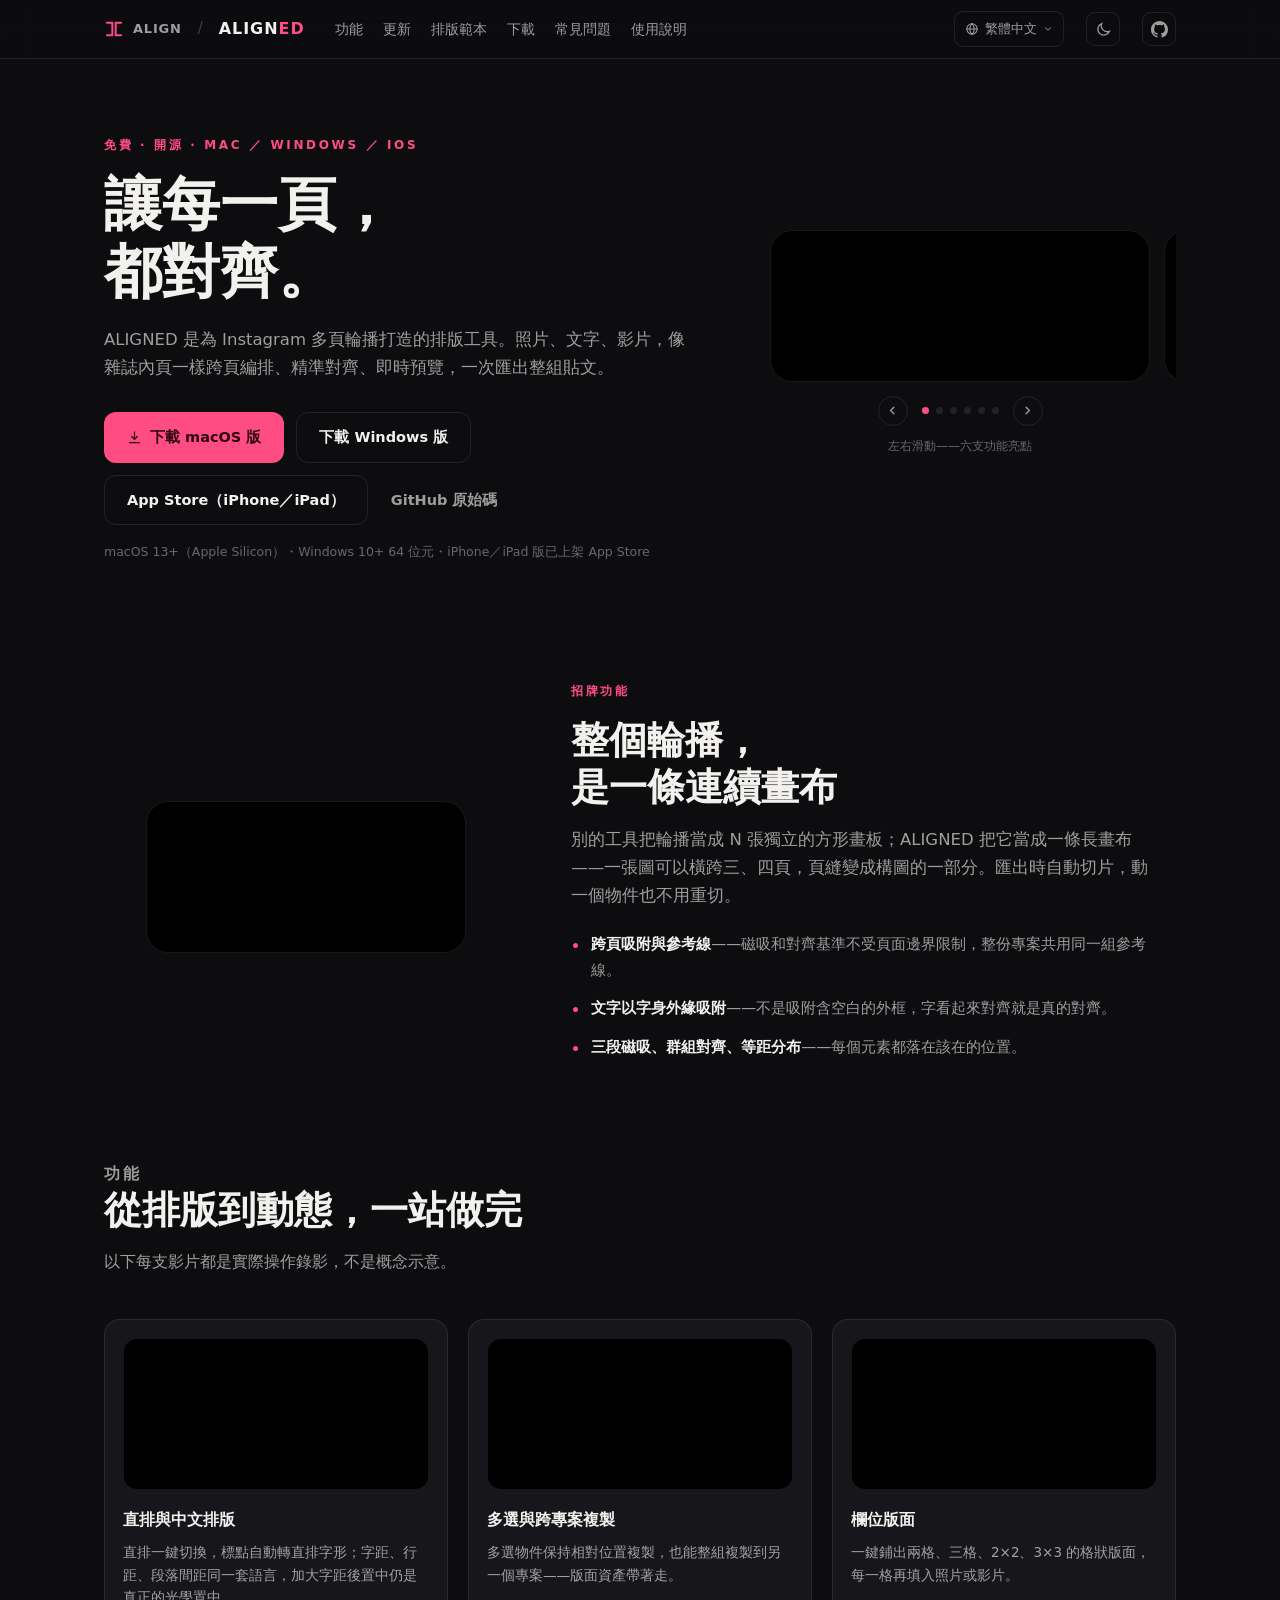
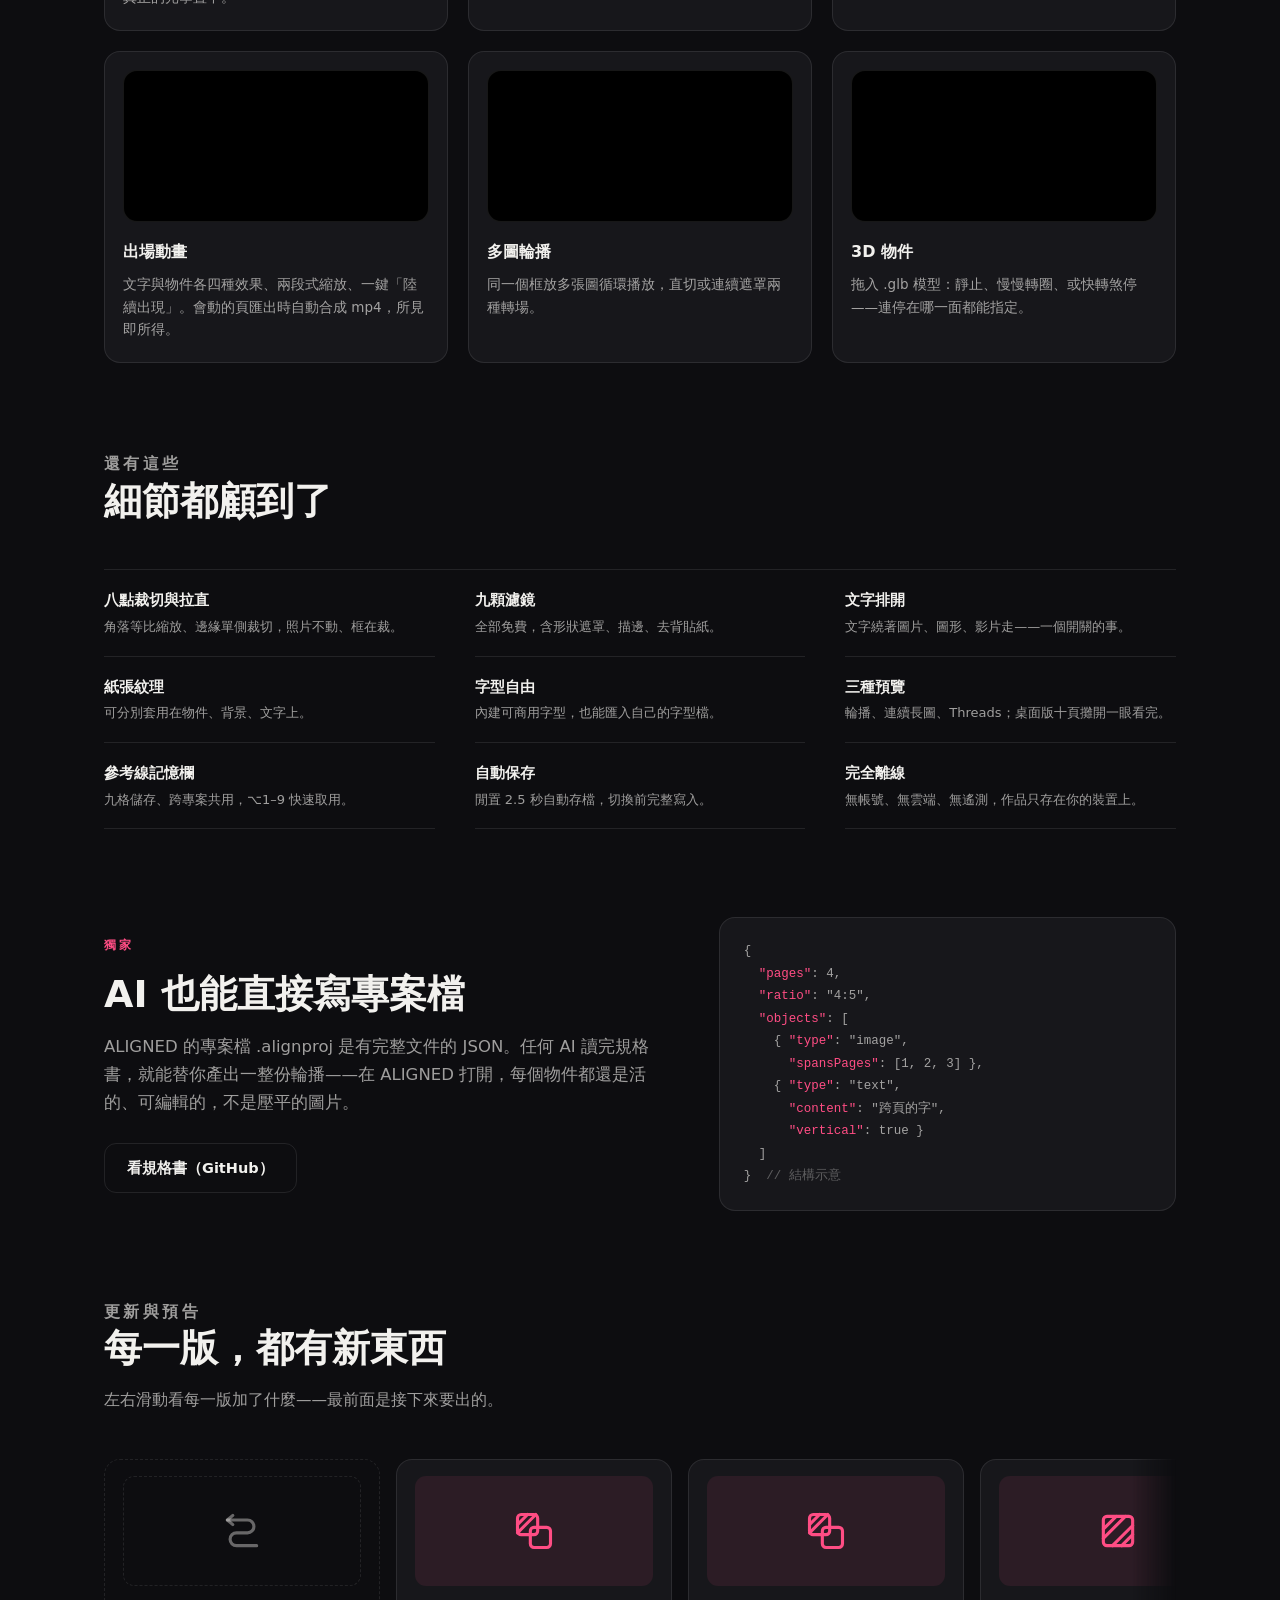
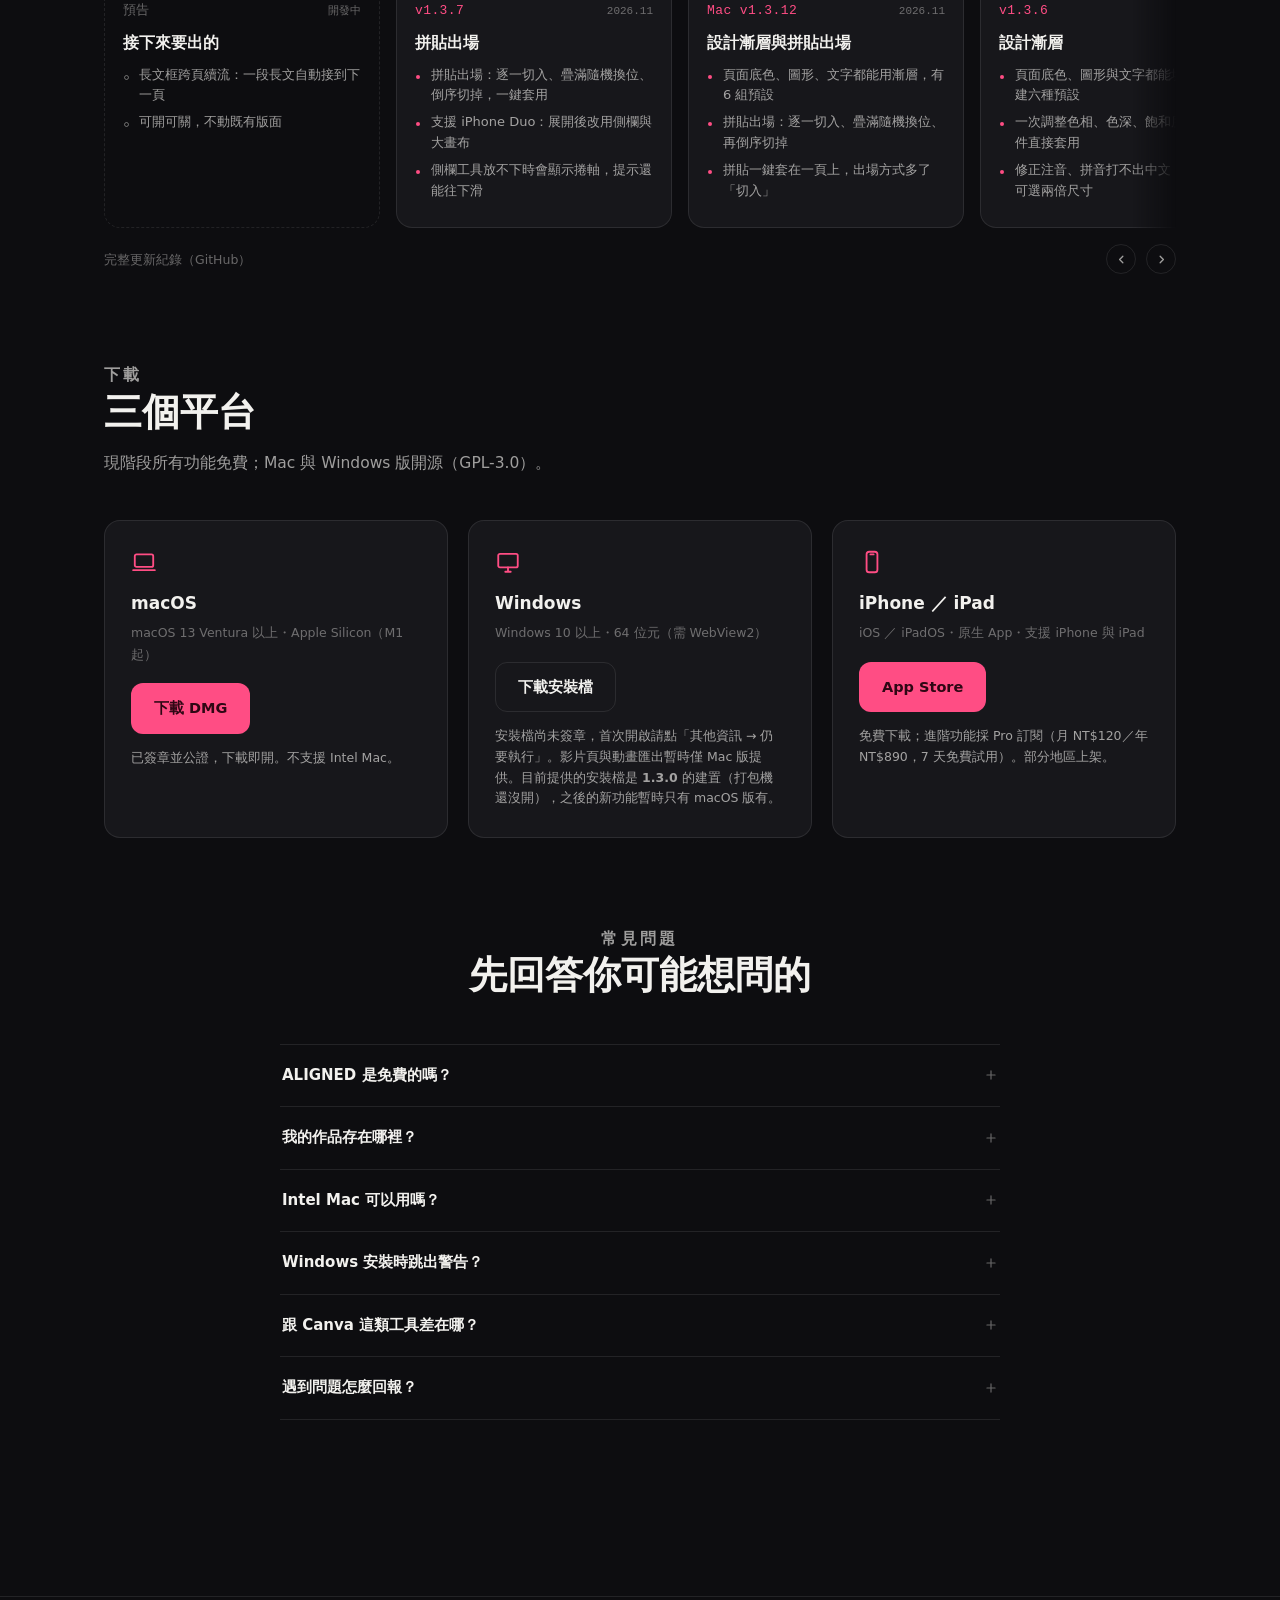
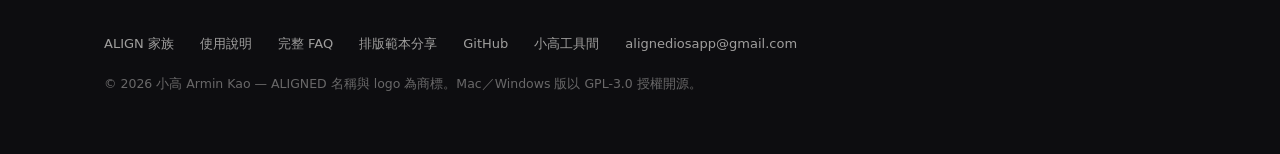
<file: zh-Hant/index.html>
<!doctype html>
<html lang="zh-Hant">
<head>
<meta charset="utf-8">
<meta name="viewport" content="width=device-width, initial-scale=1">
<title>ALIGNED — 讓每一頁都對齊</title>
<meta name="description" content="ALIGNED 是為 Instagram 多頁輪播打造的排版工具。整個輪播是一條連續畫布，照片、文字、影片跨頁編排、精準對齊，一次匯出整組貼文。免費、開源，Mac／Windows／iOS。">
<meta name="color-scheme" content="dark light">
<meta property="og:title" content="ALIGNED — 讓每一頁都對齊">
<meta property="og:description" content="IG 跨頁排版工作檯。整個輪播是一條連續畫布，匯出時自動切片。免費開源。">
<meta property="og:url" content="https://aligned-app.github.io/zh-Hant/">
<meta property="og:image" content="https://aligned-app.github.io/media/og.png">
<link rel="canonical" href="https://aligned-app.github.io/zh-Hant/">
<link rel="alternate" hreflang="zh-Hant" href="https://aligned-app.github.io/zh-Hant/">
<link rel="alternate" hreflang="en" href="https://aligned-app.github.io/en/">
<link rel="alternate" hreflang="x-default" href="https://aligned-app.github.io/en/">
<link rel="icon" href="data:image/svg+xml,<svg xmlns='http://www.w3.org/2000/svg' viewBox='0 0 32 32'><rect width='32' height='32' rx='7' fill='%230d0d10'/><path d='M13 8 L9 8 L9 24 L13 24' stroke='%23ff4d84' stroke-width='3' fill='none' stroke-linecap='round' stroke-linejoin='round'/><path d='M19 8 L23 8 L23 24 L19 24' stroke='%23ff4d84' stroke-width='3' fill='none' stroke-linecap='round' stroke-linejoin='round'/></svg>">
<link rel="stylesheet" href="../assets/style.css?v=20261019">
</head>
<body>

<header class="top">
  <div class="wrap top-inner">
    <a class="fam-crumb" href="../?lang=zh-Hant" aria-label="ALIGN 家族" title="ALIGN 家族" style="display:inline-flex;align-items:center;gap:9px;flex:none;color:var(--ink-dim);text-decoration:none;font-weight:700;letter-spacing:.06em;font-size:13px"><svg width="20" height="20" style="width:20px;height:20px;flex:none;color:var(--accent)" viewBox="0 0 24 24" fill="none" stroke="currentColor" stroke-width="2.4" stroke-linecap="round" stroke-linejoin="round"><path d="M3.5 4.5H10v15H3.5M20.5 4.5H14v15h6.5"/></svg>ALIGN</a><span class="fam-sep" style="flex:none;color:var(--ink-faint);margin:0 -6px">/</span><a class="wordmark" href="./">ALIGN<b>ED</b></a>
    <nav class="main">
      <a href="#features">功能</a>
      <a href="#updates">更新</a>
      <a href="https://tools.arminkao.com/aligned-templates/">排版範本</a>
      <a href="#download">下載</a>
      <a href="#faq">常見問題</a>
      <a href="https://qwert2813434-ctrl.github.io/aligned-help/zh-Hant/">使用說明</a>
    </nav>
    <div class="top-spacer"></div>
    <details class="lang">
      <summary>
        <svg width="14" height="14" viewBox="0 0 24 24" fill="none" stroke="currentColor" stroke-width="1.8"><circle cx="12" cy="12" r="9"/><path d="M3 12h18M12 3c2.6 2.6 3.9 5.6 3.9 9S14.6 18.4 12 21c-2.6-2.6-3.9-5.6-3.9-9S9.4 5.6 12 3Z"/></svg>
        繁體中文
        <svg width="10" height="10" viewBox="0 0 24 24" fill="none" stroke="currentColor" stroke-width="2.4" stroke-linecap="round"><path d="m6 9 6 6 6-6"/></svg>
      </summary>
      <nav class="lang-menu">
        <a class="current" href="./">繁體中文</a>
        <a href="../en/">English</a>
      </nav>
    </details>
    <button class="iconbtn" id="themeToggle" aria-label="切換深淺色">
      <svg class="moon-only" viewBox="0 0 24 24" fill="none" stroke="currentColor" stroke-width="1.8" stroke-linecap="round"><path d="M20.5 14.5A8.5 8.5 0 0 1 9.5 3.5a8.5 8.5 0 1 0 11 11Z"/></svg>
      <svg class="sun-only" viewBox="0 0 24 24" fill="none" stroke="currentColor" stroke-width="1.8" stroke-linecap="round"><circle cx="12" cy="12" r="4.4"/><path d="M12 2.5v2.2M12 19.3v2.2M2.5 12h2.2M19.3 12h2.2M5.2 5.2l1.6 1.6M17.2 17.2l1.6 1.6M18.8 5.2l-1.6 1.6M6.8 17.2l-1.6 1.6"/></svg>
    </button>
    <a class="iconbtn" href="https://github.com/qwert2813434-ctrl/ALIGNED" aria-label="GitHub">
      <svg viewBox="0 0 16 16" fill="currentColor"><path d="M8 0C3.58 0 0 3.58 0 8c0 3.54 2.29 6.53 5.47 7.59.4.07.55-.17.55-.38 0-.19-.01-.82-.01-1.49-2.01.37-2.53-.49-2.69-.94-.09-.23-.48-.94-.82-1.13-.28-.15-.68-.52-.01-.53.63-.01 1.08.58 1.23.82.72 1.21 1.87.87 2.33.66.07-.52.28-.87.51-1.07-1.78-.2-3.64-.89-3.64-3.95 0-.87.31-1.59.82-2.15-.08-.2-.36-1.02.08-2.12 0 0 .67-.21 2.2.82.64-.18 1.32-.27 2-.27s1.36.09 2 .27c1.53-1.04 2.2-.82 2.2-.82.44 1.1.16 1.92.08 2.12.51.56.82 1.27.82 2.15 0 3.07-1.87 3.75-3.65 3.95.29.25.54.73.54 1.48 0 1.07-.01 1.93-.01 2.2 0 .21.15.46.55.38A8.01 8.01 0 0 0 16 8c0-4.42-3.58-8-8-8Z"/></svg>
    </a>
  </div>
</header>

<div class="hero">
  <div class="wrap hero-grid">
    <div>
      <p class="kicker">免費 · 開源 · Mac ／ Windows ／ iOS</p>
      <h1>讓每一頁，<br>都對齊。</h1>
      <p class="lede">ALIGNED 是為 Instagram 多頁輪播打造的排版工具。照片、文字、影片，像雜誌內頁一樣跨頁編排、精準對齊、即時預覽，一次匯出整組貼文。</p>
      <div class="cta-row">
        <a class="btn primary" href="https://github.com/qwert2813434-ctrl/ALIGNED/releases/latest/download/ALIGNED-macOS-arm64.dmg">
          <svg viewBox="0 0 24 24" fill="none" stroke="currentColor" stroke-width="2" stroke-linecap="round" stroke-linejoin="round"><path d="M12 3v12m0 0 4.5-4.5M12 15 7.5 10.5M4 20h16"/></svg>
          下載 macOS 版
        </a>
        <a class="btn ghost" href="https://github.com/qwert2813434-ctrl/ALIGNED/releases/latest/download/ALIGNED-windows-x64-setup.exe">下載 Windows 版</a>
        <a class="btn ghost" id="hero-ios" href="https://apps.apple.com/tw/app/id6791646266">App Store（iPhone／iPad）</a>
        <a class="btn quiet" href="https://github.com/qwert2813434-ctrl/ALIGNED">GitHub 原始碼</a>
      </div>
      <p class="cta-note">macOS 13+（Apple Silicon）・Windows 10+ 64 位元・iPhone／iPad 版已上架 App Store</p>
    </div>
    <div class="hero-media">
      <div class="carousel">
        <div class="phone"><video src="../media/pack-1.mp4" muted loop playsinline autoplay preload="metadata"></video></div>
        <div class="phone"><video muted loop playsinline preload="none" data-src="../media/pack-2.mp4"></video></div>
        <div class="phone"><video muted loop playsinline preload="none" data-src="../media/pack-3.mp4"></video></div>
        <div class="phone"><video muted loop playsinline preload="none" data-src="../media/pack-4.mp4"></video></div>
        <div class="phone"><video muted loop playsinline preload="none" data-src="../media/pack-5.mp4"></video></div>
        <div class="phone"><video muted loop playsinline preload="none" data-src="../media/pack-6.mp4"></video></div>
      </div>
      <div class="car-ctrl">
        <button class="car-btn" data-dir="-1" aria-label="上一支"><svg viewBox="0 0 24 24" fill="none" stroke="currentColor" stroke-width="2.4" stroke-linecap="round" stroke-linejoin="round"><path d="m14.5 6-6 6 6 6"/></svg></button>
        <div class="dots"></div>
        <button class="car-btn" data-dir="1" aria-label="下一支"><svg viewBox="0 0 24 24" fill="none" stroke="currentColor" stroke-width="2.4" stroke-linecap="round" stroke-linejoin="round"><path d="m9.5 6 6 6-6 6"/></svg></button>
      </div>
      <p class="media-cap">左右滑動——六支功能亮點</p>
    </div>
  </div>
</div>


<section class="block">
  <div class="wrap sig-grid">
    <div class="media">
      <div class="phone"><video muted loop playsinline preload="none" data-src="../media/guides.mp4"></video></div>
    </div>
    <div>
      <p class="kicker">招牌功能</p>
      <h2>整個輪播，<br>是一條連續畫布</h2>
      <p class="lede" style="margin-bottom:0">別的工具把輪播當成 N 張獨立的方形畫板；ALIGNED 把它當成一條長畫布——一張圖可以橫跨三、四頁，頁縫變成構圖的一部分。匯出時自動切片，動一個物件也不用重切。</p>
      <ul class="points">
        <li><b>跨頁吸附與參考線</b>——磁吸和對齊基準不受頁面邊界限制，整份專案共用同一組參考線。</li>
        <li><b>文字以字身外緣吸附</b>——不是吸附含空白的外框，字看起來對齊就是真的對齊。</li>
        <li><b>三段磁吸、群組對齊、等距分布</b>——每個元素都落在該在的位置。</li>
      </ul>
    </div>
  </div>
</section>

<section class="block" id="features">
  <div class="wrap">
    <div class="block-head">
      <p class="kicker">功能</p>
      <h2>從排版到動態，一站做完</h2>
      <p>以下每支影片都是實際操作錄影，不是概念示意。</p>
    </div>
    <div class="feature-grid">
      <div class="card">
        <div class="phone"><video muted loop playsinline preload="none" data-src="../media/text-system.mp4"></video></div>
        <h3>直排與中文排版</h3>
        <p>直排一鍵切換，標點自動轉直排字形；字距、行距、段落間距同一套語言，加大字距後置中仍是真正的光學置中。</p>
      </div>
      <div class="card">
        <div class="phone"><video muted loop playsinline preload="none" data-src="../media/multiselect-copy.mp4"></video></div>
        <h3>多選與跨專案複製</h3>
        <p>多選物件保持相對位置複製，也能整組複製到另一個專案——版面資產帶著走。</p>
      </div>
      <div class="card">
        <div class="phone"><video muted loop playsinline preload="none" data-src="../media/grid.mp4"></video></div>
        <h3>欄位版面</h3>
        <p>一鍵鋪出兩格、三格、2×2、3×3 的格狀版面，每一格再填入照片或影片。</p>
      </div>
      <div class="card">
        <div class="phone"><video muted loop playsinline preload="none" data-src="../media/anim-2stage.mp4"></video></div>
        <h3>出場動畫</h3>
        <p>文字與物件各四種效果、兩段式縮放、一鍵「陸續出現」。會動的頁匯出時自動合成 mp4，所見即所得。</p>
      </div>
      <div class="card">
        <div class="phone"><video muted loop playsinline preload="none" data-src="../media/carousel.mp4"></video></div>
        <h3>多圖輪播</h3>
        <p>同一個框放多張圖循環播放，直切或連續遮罩兩種轉場。</p>
      </div>
      <div class="card">
        <div class="phone"><video muted loop playsinline preload="none" data-src="../media/3d.mp4"></video></div>
        <h3>3D 物件</h3>
        <p>拖入 .glb 模型：靜止、慢慢轉圈、或快轉煞停——連停在哪一面都能指定。</p>
      </div>
    </div>
  </div>
</section>

<section class="block">
  <div class="wrap">
    <div class="block-head">
      <p class="kicker">還有這些</p>
      <h2>細節都顧到了</h2>
    </div>
    <div class="spec-grid">
      <div class="spec"><b>八點裁切與拉直</b><span>角落等比縮放、邊緣單側裁切，照片不動、框在裁。</span></div>
      <div class="spec"><b>九顆濾鏡</b><span>全部免費，含形狀遮罩、描邊、去背貼紙。</span></div>
      <div class="spec"><b>文字排開</b><span>文字繞著圖片、圖形、影片走——一個開關的事。</span></div>
      <div class="spec"><b>紙張紋理</b><span>可分別套用在物件、背景、文字上。</span></div>
      <div class="spec"><b>字型自由</b><span>內建可商用字型，也能匯入自己的字型檔。</span></div>
      <div class="spec"><b>三種預覽</b><span>輪播、連續長圖、Threads；桌面版十頁攤開一眼看完。</span></div>
      <div class="spec"><b>參考線記憶欄</b><span>九格儲存、跨專案共用，⌥1–9 快速取用。</span></div>
      <div class="spec"><b>自動保存</b><span>閒置 2.5 秒自動存檔，切換前完整寫入。</span></div>
      <div class="spec"><b>完全離線</b><span>無帳號、無雲端、無遙測，作品只存在你的裝置上。</span></div>
    </div>
  </div>
</section>

<section class="block">
  <div class="wrap ai-grid">
    <div>
      <p class="kicker">獨家</p>
      <h2>AI 也能直接寫專案檔</h2>
      <p class="lede" style="margin-bottom:0">ALIGNED 的專案檔 .alignproj 是有完整文件的 JSON。任何 AI 讀完規格書，就能替你產出一整份輪播——在 ALIGNED 打開，每個物件都還是活的、可編輯的，不是壓平的圖片。</p>
      <div class="cta-row" style="margin-top:26px">
        <a class="btn ghost" href="https://github.com/qwert2813434-ctrl/ALIGNED">看規格書（GitHub）</a>
      </div>
    </div>
    <pre class="code">{
  <span class="k">"pages"</span>: 4,
  <span class="k">"ratio"</span>: "4:5",
  <span class="k">"objects"</span>: [
    { <span class="k">"type"</span>: "image",
      <span class="k">"spansPages"</span>: [1, 2, 3] },
    { <span class="k">"type"</span>: "text",
      <span class="k">"content"</span>: "跨頁的字",
      <span class="k">"vertical"</span>: true }
  ]
}  <span style="opacity:.5">// 結構示意</span></pre>
  </div>
</section>

<section class="block" id="updates">
  <div class="wrap">
    <div class="block-head">
      <p class="kicker">更新與預告</p>
      <h2>每一版，都有新東西</h2>
      <p>左右滑動看每一版加了什麼——最前面是接下來要出的。</p>
    </div>
    <div class="up-rail">
      <div class="up-track">
        <article class="up-card soon">
          <div class="up-art"><svg viewBox="0 0 24 24" fill="none" stroke="currentColor" stroke-width="1.7" stroke-linecap="round" stroke-linejoin="round"><path d="M4 6h11a3.5 3.5 0 0 1 0 7H9a3.5 3.5 0 0 0 0 7h11"/><path d="M4 6l3-2.5M4 6l3 2.5"/></svg></div>
          <div class="up-top"><span class="ver">預告</span><span class="date">開發中</span></div>
          <h3>接下來要出的</h3>
          <ul>
            <li>長文框跨頁續流：一段長文自動接到下一頁</li>
            <li>可開可關，不動既有版面</li>
          </ul>
        </article>
        <article class="up-card">
          <div class="up-art"><svg viewBox="0 0 24 24" fill="none" stroke="currentColor" stroke-width="1.7" stroke-linecap="round" stroke-linejoin="round"><rect x="3" y="3" width="11" height="11" rx="2"/><rect x="10" y="10" width="11" height="11" rx="2"/><path d="M3 8.5L8.5 3M3 13L13 3"/></svg></div>
          <div class="up-top"><span class="ver">v1.3.7</span><span class="date">2026.11</span></div>
          <h3>拼貼出場</h3>
          <ul>
            <li>拼貼出場：逐一切入、疊滿隨機換位、倒序切掉，一鍵套用</li>
            <li>支援 iPhone Duo：展開後改用側欄與大畫布</li>
            <li>側欄工具放不下時會顯示捲軸，提示還能往下滑</li>
          </ul>
        </article>
        <article class="up-card">
          <div class="up-art"><svg viewBox="0 0 24 24" fill="none" stroke="currentColor" stroke-width="1.7" stroke-linecap="round" stroke-linejoin="round"><rect x="3" y="3" width="11" height="11" rx="2"/><rect x="10" y="10" width="11" height="11" rx="2"/><path d="M3 8.5L8.5 3M3 13L13 3"/></svg></div>
          <div class="up-top"><span class="ver">Mac v1.3.12</span><span class="date">2026.11</span></div>
          <h3>設計漸層與拼貼出場</h3>
          <ul>
            <li>頁面底色、圖形、文字都能用漸層，有 6 組預設</li>
            <li>拼貼出場：逐一切入、疊滿隨機換位、再倒序切掉</li>
            <li>拼貼一鍵套在一頁上，出場方式多了「切入」</li>
          </ul>
        </article>
        <article class="up-card">
          <div class="up-art"><svg viewBox="0 0 24 24" fill="none" stroke="currentColor" stroke-width="1.7" stroke-linecap="round" stroke-linejoin="round"><rect x="4" y="4" width="16" height="16" rx="2"/><path d="M4 11l7-7M4 16L16 4M9 20L20 9M14 20l6-6"/></svg></div>
          <div class="up-top"><span class="ver">v1.3.6</span><span class="date">2026.10</span></div>
          <h3>設計漸層</h3>
          <ul>
            <li>頁面底色、圖形與文字都能填漸層，內建六種預設</li>
            <li>一次調整色相、色深、飽和度，下個物件直接套用</li>
            <li>修正注音、拼音打不出中文；Pro 匯出可選兩倍尺寸</li>
          </ul>
        </article>
        <article class="up-card fix">
          <div class="up-art"><svg viewBox="0 0 24 24" fill="none" stroke="currentColor" stroke-width="1.7" stroke-linecap="round" stroke-linejoin="round"><path d="M14.7 6.3a1 1 0 0 0 0 1.4l1.6 1.6a1 1 0 0 0 1.4 0l3.77-3.77a6 6 0 0 1-7.94 7.94l-6.91 6.91a2.12 2.12 0 0 1-3-3l6.91-6.91a6 6 0 0 1 7.94-7.94l-3.76 3.76z"/></svg></div>
          <div class="up-top"><span class="ver">Mac v1.3.11</span><span class="date">2026.10</span></div>
          <h3>影片輸出修正</h3>
          <ul>
            <li>去背、加貼紙邊（含浮雕）的影片，輸出 mp4 跟畫布一樣</li>
            <li>轉過角度的影片，輸出時也會跟著轉</li>
            <li>紙張質感頁面播動畫更順，紙張效果每格成本降到約四成</li>
          </ul>
        </article>
        <article class="up-card">
          <div class="up-art"><svg viewBox="0 0 24 24" fill="none" stroke="currentColor" stroke-width="1.7" stroke-linecap="round" stroke-linejoin="round"><rect x="4" y="4" width="16" height="16" rx="2"/><path d="M7.5 8.5h3M13 7.5h3.5M9 12.5h2.5M14.5 12h2M7.5 16.5h4M14 16h2.5"/></svg></div>
          <div class="up-top"><span class="ver">Mac v1.3.9</span><span class="date">2026.10</span></div>
          <h3>散字與貼進框</h3>
          <ul>
            <li>散字：文字庫選一篇散到當頁，可重新落字、釘住喜歡的詞</li>
            <li>拷貝照片後點另一個框按 ⌘V，貼進框、大小邊框照舊</li>
            <li>修正專案開過夜後存檔少掉影片或圖片，現會自動補回</li>
          </ul>
        </article>
        <article class="up-card">
          <div class="up-art"><svg viewBox="0 0 24 24" fill="none" stroke="currentColor" stroke-width="1.7" stroke-linecap="round" stroke-linejoin="round"><path d="M15 5l4 4L9 19H5v-4z"/><path d="M13 7l4 4"/></svg></div>
          <div class="up-top"><span class="ver">v1.3.5</span><span class="date">2026.10</span></div>
          <h3>塗鴉更好畫</h3>
          <ul>
            <li>塗鴉改成簡約介面，只留筆刷、顏色與粗細</li>
            <li>畫完停住不放自動變直線、圓、方框，可拖著調大小</li>
            <li>筆刷面板新增「平滑」；文字庫新增「散字」</li>
          </ul>
        </article>
        <article class="up-card">
          <div class="up-art"><svg viewBox="0 0 24 24" fill="none" stroke="currentColor" stroke-width="1.7" stroke-linecap="round" stroke-linejoin="round"><rect x="4" y="4" width="6" height="16" rx="1"/><rect x="12" y="4" width="8" height="16" rx="1"/><path d="M14.5 8h3M14.5 11h3"/></svg></div>
          <div class="up-top"><span class="ver">Mac v1.3.8</span><span class="date">2026.09</span></div>
          <h3>文字庫上 Mac</h3>
          <ul>
            <li>文字庫：讀寫 iCloud 雲碟裡的文字，與手機同一批</li>
            <li>文字框貼著字寬；直排拉欄寬會換欄，新增上下齊平</li>
            <li>轉過角度的物件拉角也吸附參考線；圖形可設正圓</li>
          </ul>
        </article>
        <article class="up-card fix">
          <div class="up-art"><svg viewBox="0 0 24 24" fill="none" stroke="currentColor" stroke-width="1.7" stroke-linecap="round" stroke-linejoin="round"><path d="M14.7 6.3a1 1 0 0 0 0 1.4l1.6 1.6a1 1 0 0 0 1.4 0l3.77-3.77a6 6 0 0 1-7.94 7.94l-6.91 6.91a2.12 2.12 0 0 1-3-3l6.91-6.91a6 6 0 0 1 7.94-7.94l-3.76 3.76z"/></svg></div>
          <div class="up-top"><span class="ver">Mac v1.3.7</span><span class="date">2026.09</span></div>
          <h3>3D 物件可調尺寸</h3>
          <ul>
            <li>修正桌面版 3D 物件無法調整尺寸</li>
            <li>拖曳四角可等比縮放 3D 物件</li>
            <li>位置面板可直接輸入尺寸或用縮放拉桿</li>
          </ul>
        </article>
        <article class="up-card fix">
          <div class="up-art"><svg viewBox="0 0 24 24" fill="none" stroke="currentColor" stroke-width="1.7" stroke-linecap="round" stroke-linejoin="round"><path d="M14.7 6.3a1 1 0 0 0 0 1.4l1.6 1.6a1 1 0 0 0 1.4 0l3.77-3.77a6 6 0 0 1-7.94 7.94l-6.91 6.91a2.12 2.12 0 0 1-3-3l6.91-6.91a6 6 0 0 1 7.94-7.94l-3.76 3.76z"/></svg></div>
          <div class="up-top"><span class="ver">v1.3.4</span><span class="date">2026.09</span></div>
          <h3>影片輸出修正</h3>
          <ul>
            <li>影片頁輸出時，貼紙邊（含立體）跟畫面上一樣</li>
            <li>修正連續輸出多頁影片時偶爾整頁變白</li>
            <li>大型專案下載完自動匯入；圖片多的專案不再變卡</li>
          </ul>
        </article>
        <article class="up-card">
          <div class="up-art"><svg viewBox="0 0 24 24" fill="none" stroke="currentColor" stroke-width="1.7" stroke-linecap="round" stroke-linejoin="round"><rect x="4" y="4" width="16" height="16" rx="1.5"/><path d="M12 4v16M4 12h16M4 8h8"/></svg></div>
          <div class="up-top"><span class="ver">v1.3.3</span><span class="date">2026.09</span></div>
          <h3>文字庫與構圖模板</h3>
          <ul>
            <li>文字庫存長短文、看字數格數，設傳輸資料夾後同步</li>
            <li>參考線七種構圖模板，模組網格可鎖定照片比例</li>
            <li>文字框貼著字寬；直排可換欄、上下齊平</li>
          </ul>
        </article>
        <article class="up-card">
          <div class="up-art"><svg viewBox="0 0 24 24" fill="none" stroke="currentColor" stroke-width="1.7" stroke-linecap="round" stroke-linejoin="round"><path d="M12 3l8 4.5v9L12 21l-8-4.5v-9z"/><path d="M4 7.5l8 4.5 8-4.5M12 12v9"/></svg></div>
          <div class="up-top"><span class="ver">v1.3.2</span><span class="date">2026.09</span></div>
          <h3>3D 模型與正圓遮罩</h3>
          <ul>
            <li>3D 模型展示、正圓遮罩、圖片與影片拖放</li>
            <li>改善中英混排左右對齊、塗鴉筆觸與大型專案效能</li>
            <li>修正 iCloud 匯入、鎖定物件誤選、動畫縮放閃爍</li>
          </ul>
        </article>
        <article class="up-card fix">
          <div class="up-art"><svg viewBox="0 0 24 24" fill="none" stroke="currentColor" stroke-width="1.7" stroke-linecap="round" stroke-linejoin="round"><path d="M14.7 6.3a1 1 0 0 0 0 1.4l1.6 1.6a1 1 0 0 0 1.4 0l3.77-3.77a6 6 0 0 1-7.94 7.94l-6.91 6.91a2.12 2.12 0 0 1-3-3l6.91-6.91a6 6 0 0 1 7.94-7.94l-3.76 3.76z"/></svg></div>
          <div class="up-top"><span class="ver">v1.3.1</span><span class="date">2026.09</span></div>
          <h3>緊急穩定性修正</h3>
          <ul>
            <li>修正點選文字、圖片、圖形等物件時可能閃退</li>
          </ul>
        </article>
        <article class="up-card">
          <div class="up-art"><svg viewBox="0 0 24 24" fill="none" stroke="currentColor" stroke-width="1.7" stroke-linecap="round" stroke-linejoin="round"><rect x="4" y="5" width="16" height="14" rx="2"/><path d="M10 9.5v5l4-2.5z"/></svg></div>
          <div class="up-top"><span class="ver">v1.3.0</span><span class="date">2026.09</span></div>
          <h3>組裝影片與四款主題</h3>
          <ul>
            <li>組裝影片：多頁作品自動變直式影片，含進場與片尾</li>
            <li>長按工具：跨頁複製、旋轉、字體與多選更快</li>
            <li>四款主題：夜晚、日間、松煙、燕麥陶紅</li>
          </ul>
        </article>
        <article class="up-card fix">
          <div class="up-art"><svg viewBox="0 0 24 24" fill="none" stroke="currentColor" stroke-width="1.7" stroke-linecap="round" stroke-linejoin="round"><path d="M4 7h16M4 12h16M4 17h10"/><path d="M17 15l3 3-3 3"/></svg></div>
          <div class="up-top"><span class="ver">Mac v1.3.6</span><span class="date">2026.09</span></div>
          <h3>排版、塗鴉與 3D 更穩</h3>
          <ul>
            <li>中英混排左右齊平修正，字距放大不再超出文字框</li>
            <li>塗鴉只在點到實際筆跡時選取，靜態塗鴉快取更輕</li>
            <li>3D 預覽更順；區網 MCP Beta 加入 App 內指南</li>
          </ul>
        </article>
        <article class="up-card">
          <div class="up-art"><svg viewBox="0 0 24 24" fill="none" stroke="currentColor" stroke-width="1.7" stroke-linecap="round" stroke-linejoin="round"><rect x="5" y="4" width="11" height="13" rx="1.5"/><path d="M8 20h11a1.5 1.5 0 0 0 1.5-1.5V8"/><path d="M8.5 9.5h4M8.5 12.5h4"/></svg></div>
          <div class="up-top"><span class="ver">v1.2.4</span><span class="date">2026.09</span></div>
          <h3>調整與陰影</h3>
          <ul>
            <li>「不透明度」升級成「調整」：曝光、亮度、對比、飽和、色溫</li>
            <li>外觀多了「陰影」，影子跟著撕紙邊、貼紙邊或去背輪廓</li>
            <li>面板拉桿兩兩並排；橫躺文字等距分布、匯入字型修好</li>
          </ul>
        </article>
        <article class="up-card">
          <div class="up-art"><svg viewBox="0 0 24 24" fill="none" stroke="currentColor" stroke-width="1.7" stroke-linecap="round" stroke-linejoin="round"><path d="M4 7h10M18 7h2M4 12h3M11 12h9M4 17h13M21 17h-1"/><circle cx="16" cy="7" r="2"/><circle cx="9" cy="12" r="2"/><circle cx="19" cy="17" r="2"/></svg></div>
          <div class="up-top"><span class="ver">Mac v1.3.5</span><span class="date">2026.09</span></div>
          <h3>小工具一次修一批</h3>
          <ul>
            <li>「調整」五支拉桿；「陰影」跟著撕紙邊、貼紙邊落下</li>
            <li>⇧＋拉角＝居中縮放；檢視器收成位置／外觀／調整</li>
            <li>自家選色面板、數字＋拉桿、右鍵「調整框內畫面」</li>
          </ul>
        </article>
        <article class="up-card fix">
          <div class="up-art"><svg viewBox="0 0 24 24" fill="none" stroke="currentColor" stroke-width="1.7" stroke-linecap="round" stroke-linejoin="round"><path d="M14.7 6.3a1 1 0 0 0 0 1.4l1.6 1.6a1 1 0 0 0 1.4 0l3.77-3.77a6 6 0 0 1-7.94 7.94l-6.91 6.91a2.12 2.12 0 0 1-3-3l6.91-6.91a6 6 0 0 1 7.94-7.94l-3.76 3.76z"/></svg></div>
          <div class="up-top"><span class="ver">v1.2.3</span><span class="date">2026.09</span></div>
          <h3>撕紙邊不再擋畫布</h3>
          <ul>
            <li>直拿 iPhone 時，撕紙邊面板不再蓋住畫布</li>
            <li>iPad 維持原樣全展開</li>
          </ul>
        </article>
        <article class="up-card">
          <div class="up-art"><svg viewBox="0 0 24 24" fill="none" stroke="currentColor" stroke-width="1.7" stroke-linecap="round" stroke-linejoin="round"><rect x="3" y="3.5" width="7.5" height="10" rx="1.6"/><rect x="13.5" y="3.5" width="7.5" height="6" rx="1.6"/><rect x="3" y="16.5" width="7.5" height="4" rx="1.4"/><rect x="13.5" y="12.5" width="7.5" height="8" rx="1.6"/></svg></div>
          <div class="up-top"><span class="ver">Mac v1.3.4</span><span class="date">2026.09</span></div>
          <h3>專案更好找了</h3>
          <ul>
            <li>首頁改真瀑布流，照原本比例顯示整頁</li>
            <li>專案不再只留最近 12 個</li>
            <li>右鍵任一頁「設為專案封面」</li>
          </ul>
        </article>
        <article class="up-card">
          <div class="up-art"><svg viewBox="0 0 24 24" fill="none" stroke="currentColor" stroke-width="1.7" stroke-linecap="round" stroke-linejoin="round"><circle cx="9.6" cy="9.6" r="5.1"/><circle cx="14.4" cy="14.4" r="5.1"/></svg></div>
          <div class="up-top"><span class="ver">v1.2.2</span><span class="date">2026.09</span></div>
          <h3>孔版印刷與撕紙邊</h3>
          <ul>
            <li>孔版濾鏡：三色網點重印，紙色油墨角度可調</li>
            <li>四種紙邊，可挑要撕哪幾邊</li>
            <li>去背的圖撕的是主體背後那張紙</li>
          </ul>
        </article>
        <article class="up-card fix">
          <div class="up-art"><svg viewBox="0 0 24 24" fill="none" stroke="currentColor" stroke-width="1.7" stroke-linecap="round" stroke-linejoin="round"><path d="M14.7 6.3a1 1 0 0 0 0 1.4l1.6 1.6a1 1 0 0 0 1.4 0l3.77-3.77a6 6 0 0 1-7.94 7.94l-6.91 6.91a2.12 2.12 0 0 1-3-3l6.91-6.91a6 6 0 0 1 7.94-7.94l-3.76 3.76z"/></svg></div>
          <div class="up-top"><span class="ver">Mac v1.3.2</span><span class="date">2026.08</span></div>
          <h3>大圖不再卡</h3>
          <ul>
            <li>大照片、去背、紙紋的專案拖曳縮放不卡</li>
            <li>專案可以改名</li>
          </ul>
        </article>
        <article class="up-card">
          <div class="up-art"><svg viewBox="0 0 24 24" fill="none" stroke="currentColor" stroke-width="1.7" stroke-linecap="round" stroke-linejoin="round"><rect x="3" y="3" width="18" height="18" rx="2.5" stroke-dasharray="3 3"/><circle cx="12" cy="10" r="2.9"/><path d="M6.6 18.8c1.2-3.2 3.1-4.8 5.4-4.8s4.2 1.6 5.4 4.8"/></svg></div>
          <div class="up-top"><span class="ver">v1.2.0</span><span class="date">2026.08</span></div>
          <h3>自動去背與字體商店</h3>
          <ul>
            <li>一鍵挖出主體，邊緣可手修，還能當窗口填材質</li>
            <li>字體商店：一批可下載的開源字體</li>
            <li>塗鴉筆刷（Beta）：筆畫存向量不糊</li>
          </ul>
        </article>
        <article class="up-card">
          <div class="up-art"><svg viewBox="0 0 24 24" fill="none" stroke="currentColor" stroke-width="1.7" stroke-linecap="round" stroke-linejoin="round"><path d="M3 8.5v7M21 8.5v7"/><rect x="6.5" y="5.5" width="11" height="13" rx="2"/><path d="M10.7 9.8v4.4l4-2.2z"/></svg></div>
          <div class="up-top"><span class="ver">v1.1.0</span><span class="date">2026.08.25</span></div>
          <h3>會動的輪播</h3>
          <ul>
            <li>文字與物件出場動畫</li>
            <li>多圖輪播、直切／遮罩轉場</li>
            <li>3D 物件：拖入 .glb 即用</li>
          </ul>
        </article>
        <article class="up-card">
          <div class="up-art"><svg viewBox="0 0 24 24" fill="none" stroke="currentColor" stroke-width="1.7" stroke-linecap="round" stroke-linejoin="round"><circle cx="12" cy="12" r="9"/><path d="M3 12h18M12 3c2.6 2.6 3.9 5.6 3.9 9S14.6 18.4 12 21c-2.6-2.6-3.9-5.6-3.9-9S9.4 5.6 12 3Z"/></svg></div>
          <div class="up-top"><span class="ver">Mac v1.1.6</span><span class="date">2026.08</span></div>
          <h3>語言切換</h3>
          <ul>
            <li>介面語言可手動切換</li>
            <li>細節修正一批</li>
          </ul>
        </article>
        <article class="up-card fix">
          <div class="up-art"><svg viewBox="0 0 24 24" fill="none" stroke="currentColor" stroke-width="1.7" stroke-linecap="round" stroke-linejoin="round"><path d="M14.7 6.3a1 1 0 0 0 0 1.4l1.6 1.6a1 1 0 0 0 1.4 0l3.77-3.77a6 6 0 0 1-7.94 7.94l-6.91 6.91a2.12 2.12 0 0 1-3-3l6.91-6.91a6 6 0 0 1 7.94-7.94l-3.76 3.76z"/></svg></div>
          <div class="up-top"><span class="ver">Mac v1.1.5</span><span class="date">2026.08</span></div>
          <h3>直排大修</h3>
          <ul>
            <li>直排標點、字距全面重排</li>
            <li>光學置中更準</li>
          </ul>
        </article>
        <article class="up-card">
          <div class="up-art"><svg viewBox="0 0 24 24" fill="none" stroke="currentColor" stroke-width="1.7" stroke-linecap="round" stroke-linejoin="round"><path d="M4 15s1-1 4-1 5 2 8 2 4-1 4-1V3s-1 1-4 1-5-2-8-2-4 1-4 1z"/><path d="M4 22v-7"/></svg></div>
          <div class="up-top"><span class="ver">v1.0</span><span class="date">2026.08.21</span></div>
          <h3>上架 App Store</h3>
          <ul>
            <li>iPhone／iPad 版正式上架</li>
            <li>Mac／Windows 版開源</li>
          </ul>
        </article>
      </div>
      <div class="up-ctrl">
        <a class="up-more" href="https://github.com/qwert2813434-ctrl/ALIGNED/releases">完整更新紀錄（GitHub）</a>
        <div class="up-arrows">
          <button class="up-btn" data-dir="-1" aria-label="上一張"><svg viewBox="0 0 24 24" fill="none" stroke="currentColor" stroke-width="2.4" stroke-linecap="round" stroke-linejoin="round"><path d="m14.5 6-6 6 6 6"/></svg></button>
          <button class="up-btn" data-dir="1" aria-label="下一張"><svg viewBox="0 0 24 24" fill="none" stroke="currentColor" stroke-width="2.4" stroke-linecap="round" stroke-linejoin="round"><path d="m9.5 6 6 6-6 6"/></svg></button>
        </div>
      </div>
    </div>
  </div>
</section>

<section class="block" id="download">
  <div class="wrap">
    <div class="block-head">
      <p class="kicker">下載</p>
      <h2>三個平台</h2>
      <p>現階段所有功能免費；Mac 與 Windows 版開源（GPL-3.0）。</p>
    </div>
    <div class="dl-grid">
      <div class="dl">
        <svg class="plat" viewBox="0 0 24 24" fill="none" stroke="currentColor" stroke-width="1.7" stroke-linecap="round" stroke-linejoin="round"><rect x="3.5" y="5" width="17" height="11.5" rx="1.6"/><path d="M2 19.5h20"/></svg>
        <h3>macOS</h3>
        <p class="req">macOS 13 Ventura 以上・Apple Silicon（M1 起）</p>
        <a class="btn primary" href="https://github.com/qwert2813434-ctrl/ALIGNED/releases/latest/download/ALIGNED-macOS-arm64.dmg">下載 DMG</a>
        <p class="note">已簽章並公證，下載即開。不支援 Intel Mac。</p>
      </div>
      <div class="dl">
        <svg class="plat" viewBox="0 0 24 24" fill="none" stroke="currentColor" stroke-width="1.7" stroke-linecap="round" stroke-linejoin="round"><rect x="3" y="4.5" width="18" height="12.5" rx="1.6"/><path d="M9.5 21h5M12 17v4"/></svg>
        <h3>Windows</h3>
        <p class="req">Windows 10 以上・64 位元（需 WebView2）</p>
        <a class="btn ghost" href="https://github.com/qwert2813434-ctrl/ALIGNED/releases/latest/download/ALIGNED-windows-x64-setup.exe">下載安裝檔</a>
        <p class="note">安裝檔尚未簽章，首次開啟請點「其他資訊 → 仍要執行」。影片頁與動畫匯出暫時僅 Mac 版提供。目前提供的安裝檔是 <b>1.3.0</b> 的建置（打包機還沒開），之後的新功能暫時只有 macOS 版有。</p>
      </div>
      <div class="dl">
        <svg class="plat" viewBox="0 0 24 24" fill="none" stroke="currentColor" stroke-width="1.7" stroke-linecap="round" stroke-linejoin="round"><rect x="7" y="2.5" width="10" height="19" rx="2.4"/><path d="M10.5 5h3"/></svg>
        <h3>iPhone ／ iPad</h3>
        <p class="req">iOS ／ iPadOS・原生 App・支援 iPhone 與 iPad</p>
        <a class="btn primary" href="https://apps.apple.com/tw/app/id6791646266">App Store</a>
        <p class="note">免費下載；進階功能採 Pro 訂閱（月 NT$120／年 NT$890，7 天免費試用）。部分地區上架。</p>
      </div>
    </div>
  </div>
</section>

<section class="block" id="faq">
  <div class="wrap">
    <div class="block-head center">
      <p class="kicker">常見問題</p>
      <h2>先回答你可能想問的</h2>
    </div>
    <div class="faq">
      <details>
        <summary>ALIGNED 是免費的嗎？<svg viewBox="0 0 24 24" fill="none" stroke="currentColor" stroke-width="2" stroke-linecap="round"><path d="M12 5v14M5 12h14"/></svg></summary>
        <p>Mac 與 Windows 版所有功能免費、以 GPL-3.0 開源；iPhone／iPad 版免費下載，進階功能採 Pro 訂閱（7 天免費試用）。名稱與 logo 是商標、不在授權範圍內，fork 請改名。</p>
      </details>
      <details>
        <summary>我的作品存在哪裡？<svg viewBox="0 0 24 24" fill="none" stroke="currentColor" stroke-width="2" stroke-linecap="round"><path d="M12 5v14M5 12h14"/></svg></summary>
        <p>只存在你的裝置上。ALIGNED 完全離線運作——沒有帳號、沒有雲端、沒有遙測，它從你的磁碟開檔、寫回你的磁碟。</p>
      </details>
      <details>
        <summary>Intel Mac 可以用嗎？<svg viewBox="0 0 24 24" fill="none" stroke="currentColor" stroke-width="2" stroke-linecap="round"><path d="M12 5v14M5 12h14"/></svg></summary>
        <p>不行。Mac 版需要 Apple Silicon（M1 或更新）與 macOS 13 以上。</p>
      </details>
      <details>
        <summary>Windows 安裝時跳出警告？<svg viewBox="0 0 24 24" fill="none" stroke="currentColor" stroke-width="2" stroke-linecap="round"><path d="M12 5v14M5 12h14"/></svg></summary>
        <p>Windows 安裝檔尚未購買簽章憑證，SmartScreen 會出現提示——點「其他資訊 → 仍要執行」即可。安裝檔內容與 GitHub 上的原始碼一致。</p>
      </details>
      <details>
        <summary>跟 Canva 這類工具差在哪？<svg viewBox="0 0 24 24" fill="none" stroke="currentColor" stroke-width="2" stroke-linecap="round"><path d="M12 5v14M5 12h14"/></svg></summary>
        <p>ALIGNED 不是範本工具，沒有素材市集、雲端與帳號。它解的是一件事：「一張圖橫跨多頁」的排版、對齊與切片——這件事在別的工具裡都得手動切圖，動一下就重切一次。</p>
      </details>
      <details>
        <summary>遇到問題怎麼回報？<svg viewBox="0 0 24 24" fill="none" stroke="currentColor" stroke-width="2" stroke-linecap="round"><path d="M12 5v14M5 12h14"/></svg></summary>
        <p>寫信到 <a href="mailto:alignediosapp@gmail.com" style="color:var(--accent)">alignediosapp@gmail.com</a>，或在 GitHub 開 issue——我們會親自看、親自回。這是接案工作之餘維護的個人專案，回覆盡力而為，先說在前面。</p>
      </details>
    </div>
  </div>
</section>

<footer class="page">
  <div class="wrap">
    <div class="foot-row">
      <a href="../?lang=zh-Hant">ALIGN 家族</a>
      <a href="https://qwert2813434-ctrl.github.io/aligned-help/zh-Hant/">使用說明</a>
      <a href="https://qwert2813434-ctrl.github.io/aligned-help/zh-Hant/faq.html">完整 FAQ</a>
      <a href="https://tools.arminkao.com/aligned-templates/">排版範本分享</a>
      <a href="https://github.com/qwert2813434-ctrl/ALIGNED">GitHub</a>
      <a href="https://tools.arminkao.com/">小高工具間</a>
      <a href="mailto:alignediosapp@gmail.com">alignediosapp@gmail.com</a>
    </div>
    <p class="foot-copy">© 2026 小高 Armin Kao — ALIGNED 名稱與 logo 為商標。Mac／Windows 版以 GPL-3.0 授權開源。</p>
  </div>
</footer>

<script src="../assets/site.js"></script>
<script>if(/iPhone|iPad/.test(navigator.userAgent)||(navigator.platform==='MacIntel'&&navigator.maxTouchPoints>1)){var b=document.getElementById('hero-ios'),m=b.previousElementSibling.previousElementSibling;b.className='btn primary';m.className='btn ghost';b.parentNode.prepend(b)}</script>
</body>
</html>
</file>
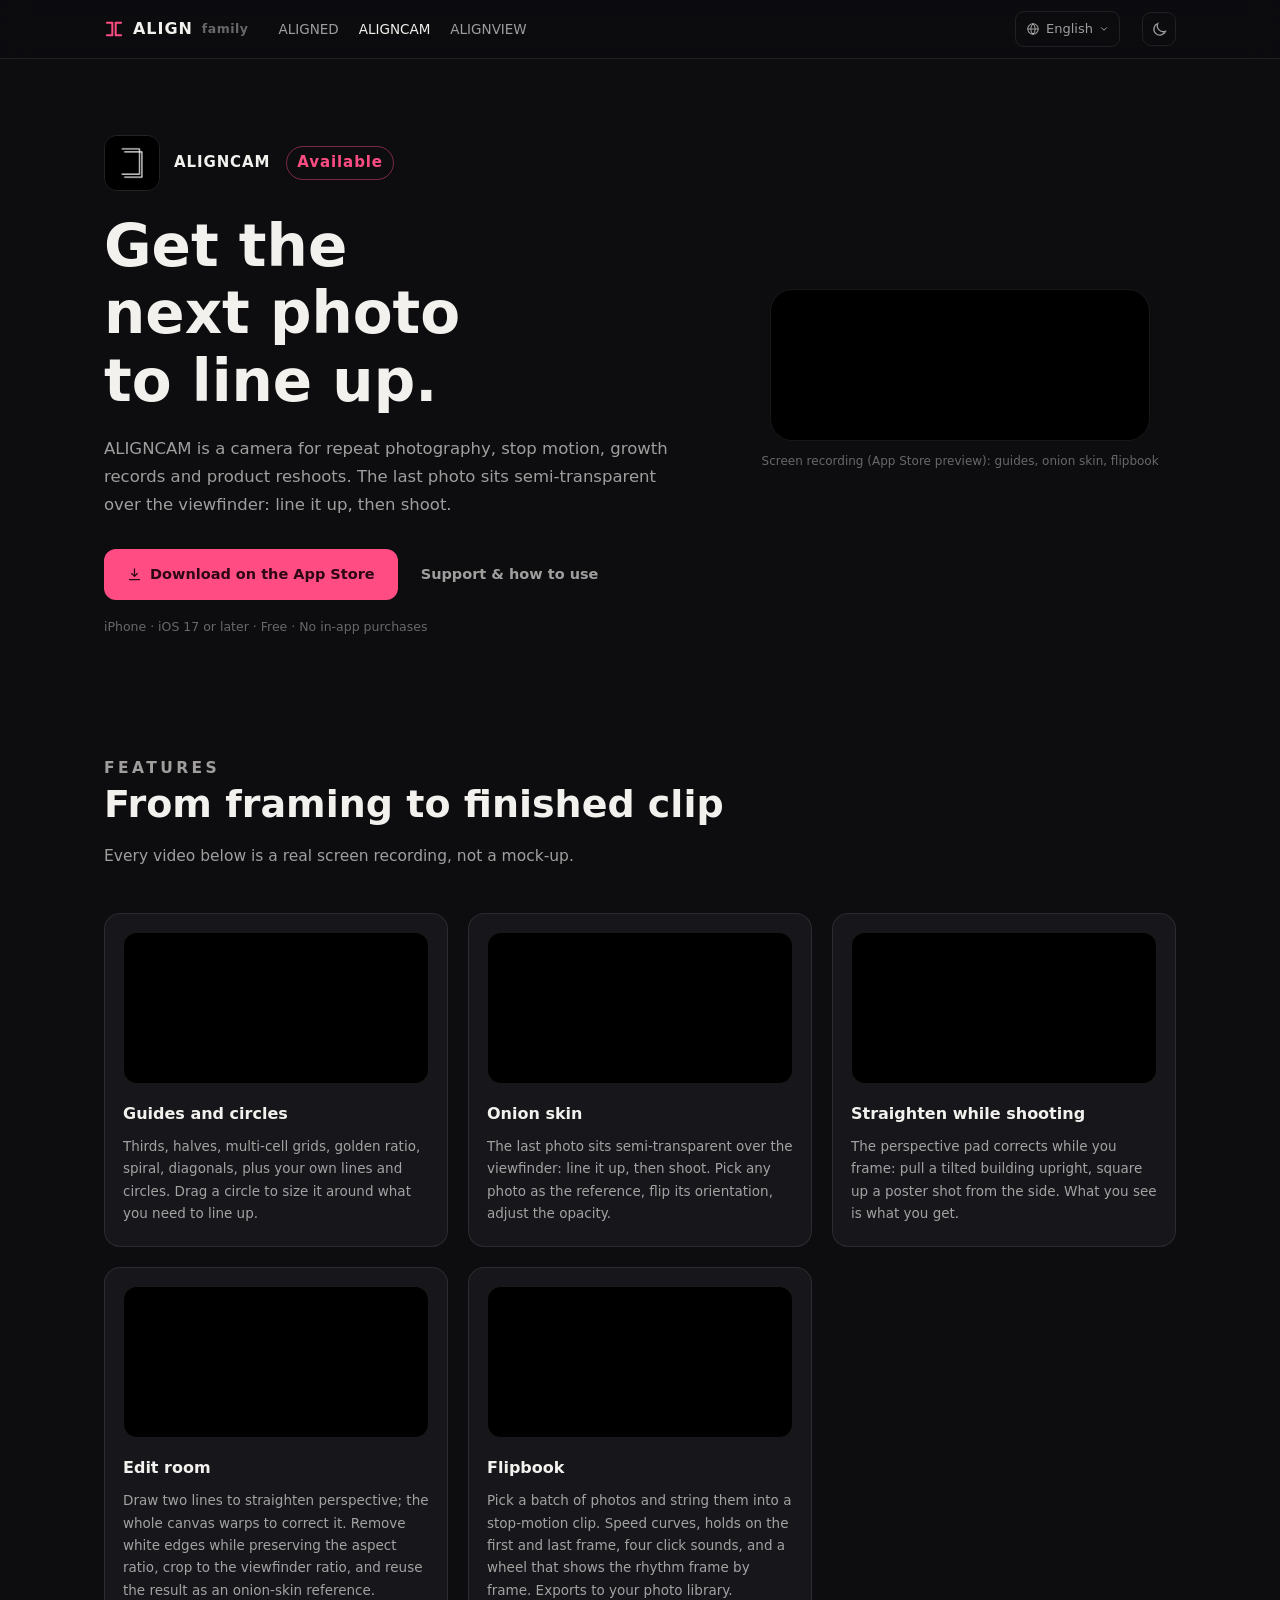
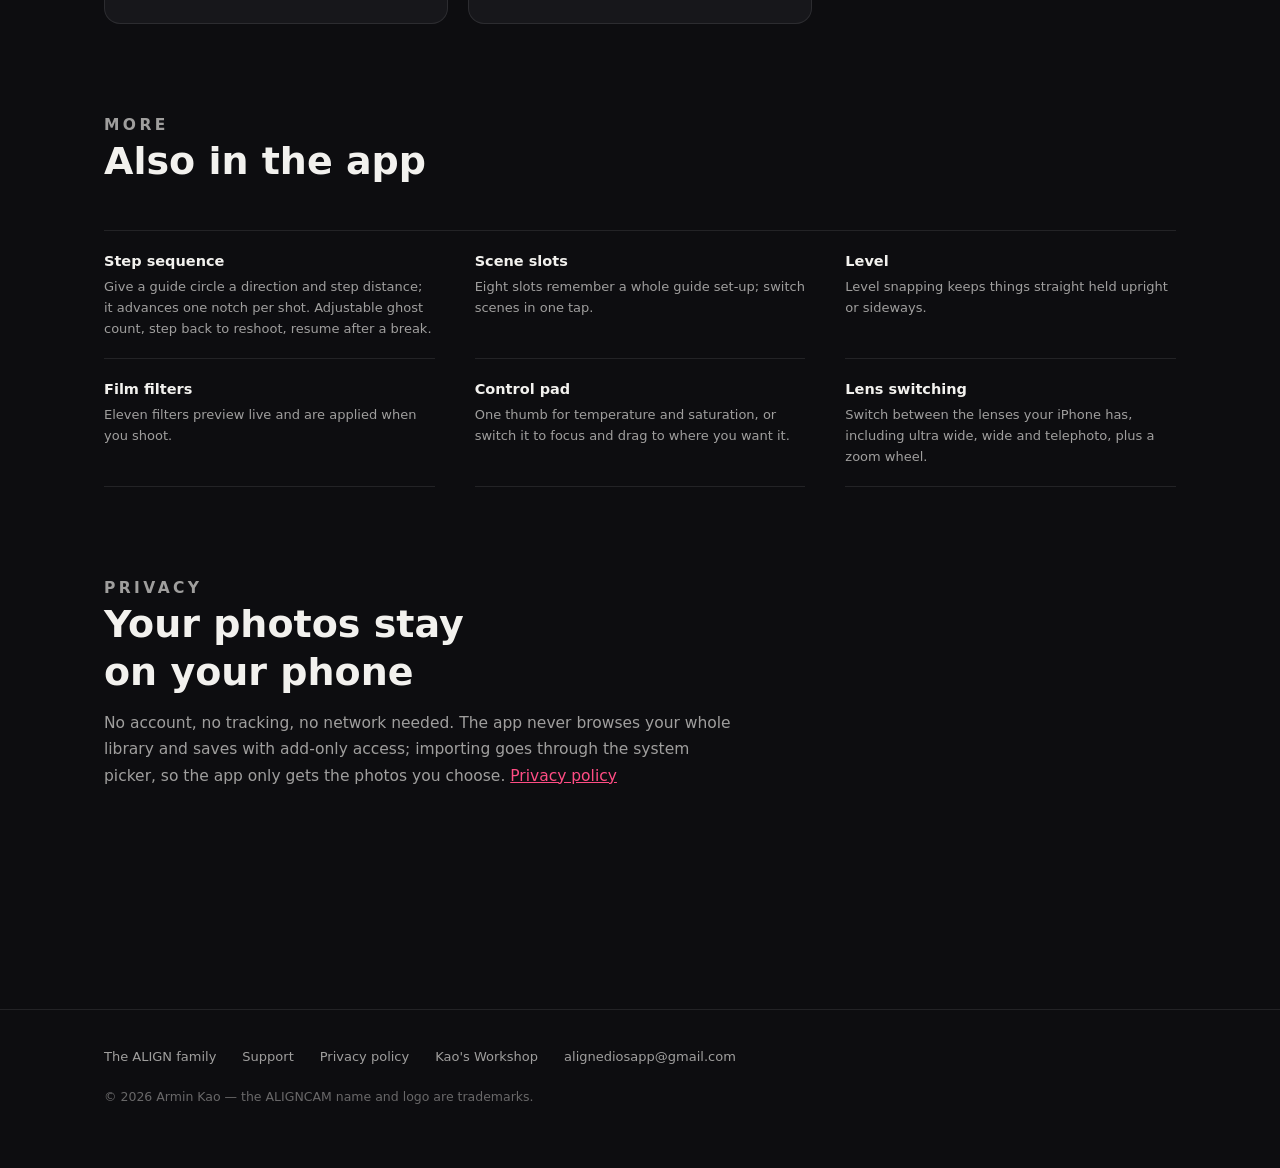
<file: aligncam/en/index.html>
<!doctype html>
<html lang="en">
<head>
<meta charset="utf-8">
<meta name="viewport" content="width=device-width, initial-scale=1">
<title>ALIGNCAM — a camera for lining up</title>
<meta name="description" content="ALIGNCAM is a camera for alignment-critical reshoots: onion skin, step sequences, guide scenes, perspective correction while shooting, and flipbook export. Free on iPhone.">
<meta name="color-scheme" content="dark light">
<meta property="og:title" content="ALIGNCAM — a camera for lining up">
<meta property="og:description" content="ALIGNCAM is a camera for alignment-critical reshoots: onion skin, step sequences, guide scenes, perspective correction while shooting, and flipbook export. Free on iPhone.">
<meta property="og:url" content="https://aligned-app.github.io/aligncam/en/">
<meta property="og:image" content="https://aligned-app.github.io/media/family-og.png">
<link rel="canonical" href="https://aligned-app.github.io/aligncam/en/">
<link rel="alternate" hreflang="zh-Hant" href="https://aligned-app.github.io/aligncam/zh-Hant/">
<link rel="alternate" hreflang="en" href="https://aligned-app.github.io/aligncam/en/">
<link rel="alternate" hreflang="x-default" href="https://aligned-app.github.io/aligncam/">
<link rel="icon" href="data:image/svg+xml,<svg xmlns='http://www.w3.org/2000/svg' viewBox='0 0 32 32'><rect width='32' height='32' rx='7' fill='%230d0d10'/><path d='M6 8 L13 8 L13 24 L6 24' stroke='%23ff4d84' stroke-width='3' fill='none' stroke-linecap='round' stroke-linejoin='round'/><path d='M26 8 L19 8 L19 24 L26 24' stroke='%23ff4d84' stroke-width='3' fill='none' stroke-linecap='round' stroke-linejoin='round'/></svg>">
<link rel="stylesheet" href="../../assets/style.css">
<link rel="stylesheet" href="../../assets/family.css">
</head>
<body>

<header class="top">
  <div class="wrap top-inner">
    <a class="wordmark fam-mark" href="../../?lang=en">
      <svg viewBox="0 0 24 24" fill="none" stroke="currentColor" stroke-width="2.4" stroke-linecap="round" stroke-linejoin="round"><path d="M3.5 4.5H10v15H3.5M20.5 4.5H14v15h6.5"/></svg>
      ALIGN<small>family</small>
    </a>
    <nav class="main">
      <a href="../../en/">ALIGNED</a>
      <a class="on" href="../../aligncam/en/">ALIGNCAM</a>
      <a href="../../alignview/en/">ALIGNVIEW</a>
    </nav>
    <div class="top-spacer"></div>
    <details class="lang">
      <summary>
        <svg width="14" height="14" viewBox="0 0 24 24" fill="none" stroke="currentColor" stroke-width="1.8"><circle cx="12" cy="12" r="9"/><path d="M3 12h18M12 3c2.6 2.6 3.9 5.6 3.9 9S14.6 18.4 12 21c-2.6-2.6-3.9-5.6-3.9-9S9.4 5.6 12 3Z"/></svg>
        English
        <svg width="10" height="10" viewBox="0 0 24 24" fill="none" stroke="currentColor" stroke-width="2.4" stroke-linecap="round"><path d="m6 9 6 6 6-6"/></svg>
      </summary>
      <nav class="lang-menu">
        <a href="../zh-Hant/">繁體中文</a>
        <a class="current" href="../en/">English</a>
      </nav>
    </details>
    <button class="iconbtn" id="themeToggle" aria-label="Toggle theme">
      <svg class="moon-only" viewBox="0 0 24 24" fill="none" stroke="currentColor" stroke-width="1.8" stroke-linecap="round"><path d="M20.5 14.5A8.5 8.5 0 0 1 9.5 3.5a8.5 8.5 0 1 0 11 11Z"/></svg>
      <svg class="sun-only" viewBox="0 0 24 24" fill="none" stroke="currentColor" stroke-width="1.8" stroke-linecap="round"><circle cx="12" cy="12" r="4.4"/><path d="M12 2.5v2.2M12 19.3v2.2M2.5 12h2.2M19.3 12h2.2M5.2 5.2l1.6 1.6M17.2 17.2l1.6 1.6M18.8 5.2l-1.6 1.6M6.8 17.2l-1.6 1.6"/></svg>
    </button>
  </div>
</header>

<div class="hero">
  <div class="wrap hero-grid">
    <div>
      <div class="app-id"><img src="../../assets/family/aligncam.png" alt="" width="56" height="56"><span>ALIGNCAM</span><span class="status live">Available</span></div>
      <h1>Get the next photo<br>to line up.</h1>
      <p class="lede">ALIGNCAM is a camera for repeat photography, stop motion, growth records and product reshoots. The last photo sits semi-transparent over the viewfinder: line it up, then shoot.</p>
      <div class="cta-row">
        <a class="btn primary" href="https://apps.apple.com/app/id6796586645"><svg viewBox="0 0 24 24" fill="none" stroke="currentColor" stroke-width="2" stroke-linecap="round" stroke-linejoin="round"><path d="M12 3v12m0 0 4.5-4.5M12 15 7.5 10.5M4 20h16"/></svg>Download on the App Store</a>
        <a class="btn quiet" href="https://tools.arminkao.com/aligncam/support.html">Support & how to use</a>
      </div>
      <p class="cta-note">iPhone · iOS 17 or later · Free · No in-app purchases</p>
    </div>
    <div class="hero-media">
      <div class="phone"><video src="../../media/aligncam-hero.mp4" muted loop playsinline autoplay preload="metadata"></video></div>
      <p class="media-cap">Screen recording (App Store preview): guides, onion skin, flipbook</p>
    </div>
  </div>
</div>

<section class="block" id="features">
  <div class="wrap">
    <div class="block-head">
      <p class="kicker">Features</p>
      <h2>From framing to finished clip</h2>
      <p>Every video below is a real screen recording, not a mock-up.</p>
    </div>
    <div class="feature-grid">
      <div class="card">
        <div class="phone"><video muted loop playsinline preload="none" data-src="../../media/aligncam-circle.mp4"></video></div>
        <h3>Guides and circles</h3>
        <p>Thirds, halves, multi-cell grids, golden ratio, spiral, diagonals, plus your own lines and circles. Drag a circle to size it around what you need to line up.</p>
      </div>
      <div class="card">
        <div class="phone"><video muted loop playsinline preload="none" data-src="../../media/aligncam-overlay.mp4"></video></div>
        <h3>Onion skin</h3>
        <p>The last photo sits semi-transparent over the viewfinder: line it up, then shoot. Pick any photo as the reference, flip its orientation, adjust the opacity.</p>
      </div>
      <div class="card">
        <div class="phone"><video muted loop playsinline preload="none" data-src="../../media/aligncam-perspective.mp4"></video></div>
        <h3>Straighten while shooting</h3>
        <p>The perspective pad corrects while you frame: pull a tilted building upright, square up a poster shot from the side. What you see is what you get.</p>
      </div>
      <div class="card">
        <div class="phone"><video muted loop playsinline preload="none" data-src="../../media/aligncam-edit.mp4"></video></div>
        <h3>Edit room</h3>
        <p>Draw two lines to straighten perspective; the whole canvas warps to correct it. Remove white edges while preserving the aspect ratio, crop to the viewfinder ratio, and reuse the result as an onion-skin reference.</p>
      </div>
      <div class="card">
        <div class="phone"><video muted loop playsinline preload="none" data-src="../../media/aligncam-flipbook.mp4"></video></div>
        <h3>Flipbook</h3>
        <p>Pick a batch of photos and string them into a stop-motion clip. Speed curves, holds on the first and last frame, four click sounds, and a wheel that shows the rhythm frame by frame. Exports to your photo library.</p>
      </div>
    </div>
  </div>
</section>

<section class="block">
  <div class="wrap">
    <div class="block-head">
      <p class="kicker">More</p>
      <h2>Also in the app</h2>
    </div>
    <div class="spec-grid">
      <div class="spec"><b>Step sequence</b><span>Give a guide circle a direction and step distance; it advances one notch per shot. Adjustable ghost count, step back to reshoot, resume after a break.</span></div>
      <div class="spec"><b>Scene slots</b><span>Eight slots remember a whole guide set-up; switch scenes in one tap.</span></div>
      <div class="spec"><b>Level</b><span>Level snapping keeps things straight held upright or sideways.</span></div>
      <div class="spec"><b>Film filters</b><span>Eleven filters preview live and are applied when you shoot.</span></div>
      <div class="spec"><b>Control pad</b><span>One thumb for temperature and saturation, or switch it to focus and drag to where you want it.</span></div>
      <div class="spec"><b>Lens switching</b><span>Switch between the lenses your iPhone has, including ultra wide, wide and telephoto, plus a zoom wheel.</span></div>
    </div>
  </div>
</section>

<section class="block">
  <div class="wrap">
    <div class="block-head">
      <p class="kicker">Privacy</p>
      <h2>Your photos stay on your phone</h2>
      <p>No account, no tracking, no network needed. The app never browses your whole library and saves with add-only access; importing goes through the system picker, so the app only gets the photos you choose. <a href="https://tools.arminkao.com/aligncam/privacy.html" style="color:var(--accent)">Privacy policy</a></p>
    </div>
  </div>
</section>

<footer class="page">
  <div class="wrap">
    <div class="foot-row">
      <a href="../../?lang=en">The ALIGN family</a>
      <a href="https://tools.arminkao.com/aligncam/support.html">Support</a>
      <a href="https://tools.arminkao.com/aligncam/privacy.html">Privacy policy</a>
      <a href="https://tools.arminkao.com/">Kao's Workshop</a>
      <a href="mailto:alignediosapp@gmail.com">alignediosapp@gmail.com</a>
    </div>
    <p class="foot-copy">© 2026 Armin Kao — the ALIGNCAM name and logo are trademarks.</p>
  </div>
</footer>

<script src="../../assets/site.js"></script>
</body>
</html>
</file>
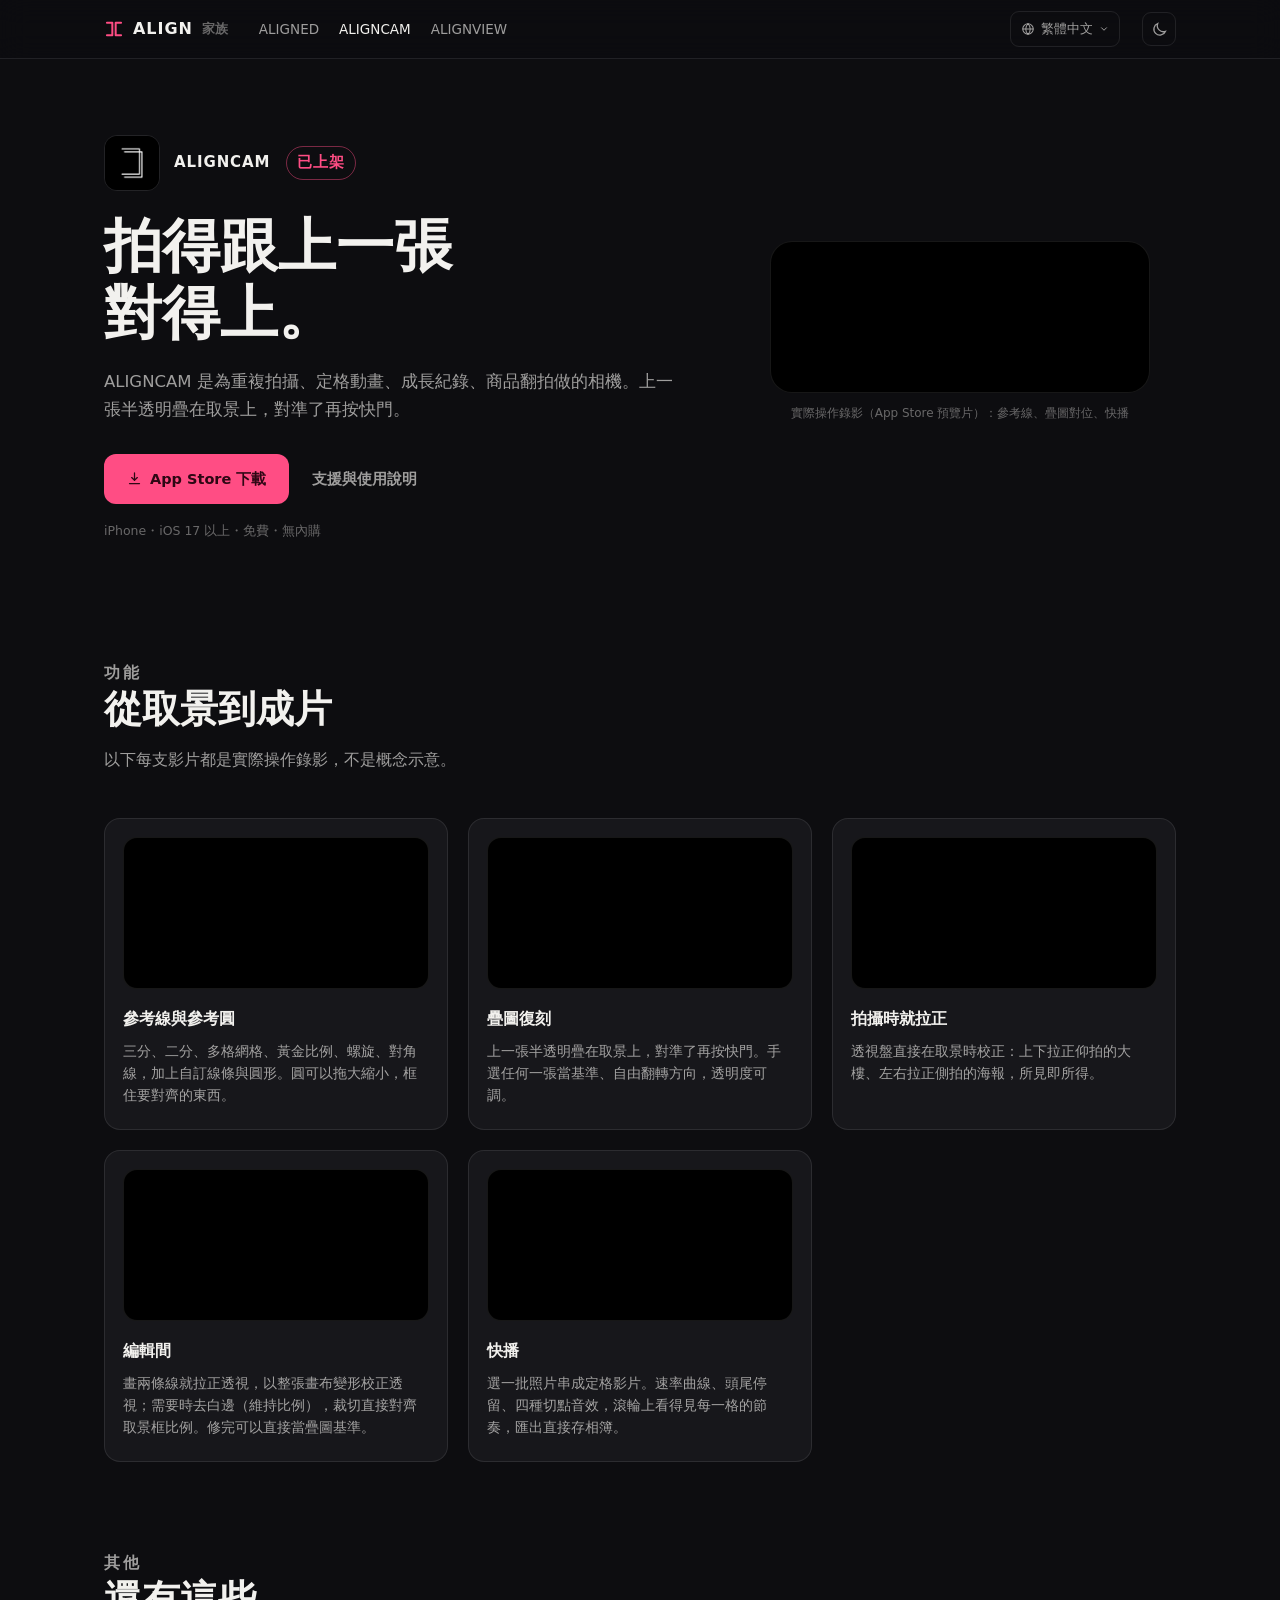
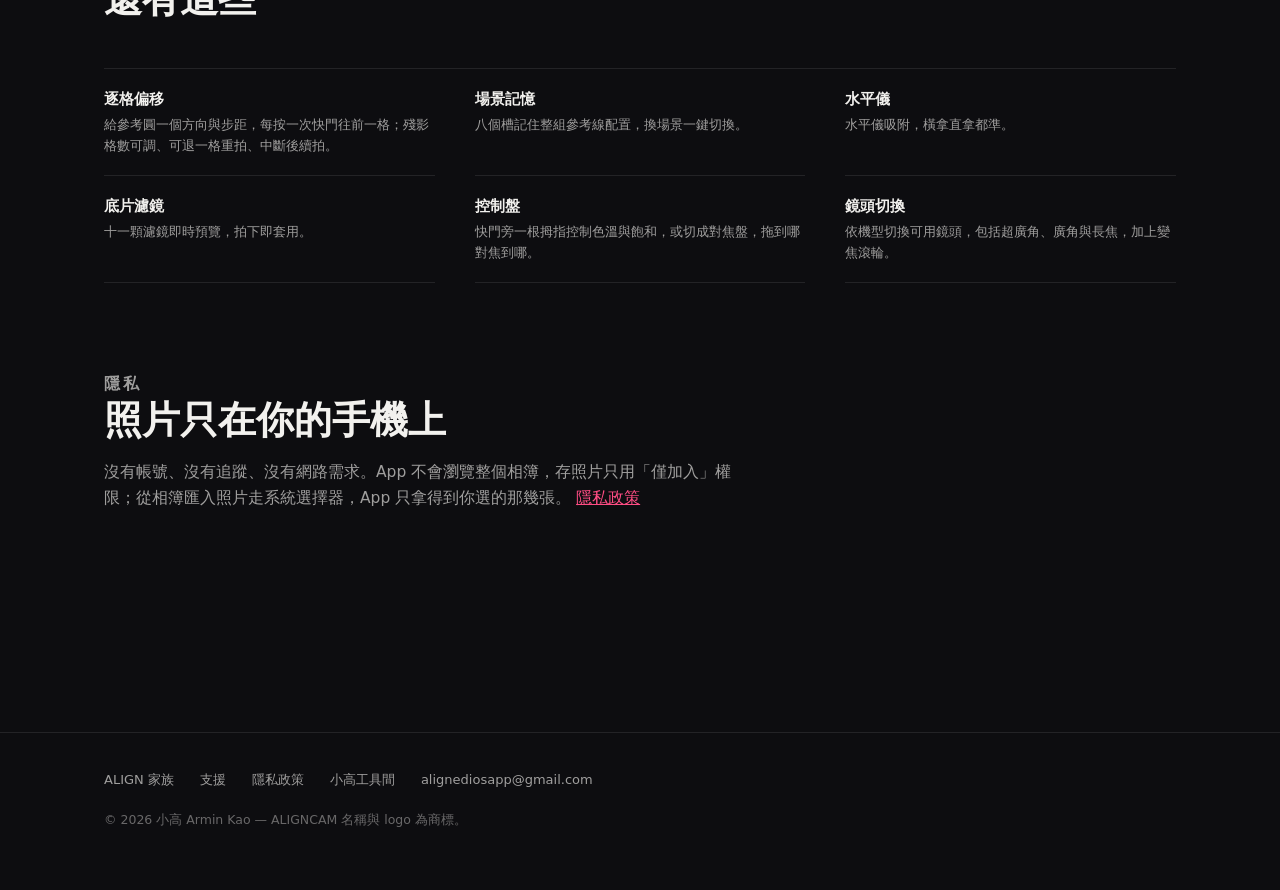
<file: aligncam/zh-Hant/index.html>
<!doctype html>
<html lang="zh-Hant">
<head>
<meta charset="utf-8">
<meta name="viewport" content="width=device-width, initial-scale=1">
<title>ALIGNCAM — 對齊的相機</title>
<meta name="description" content="ALIGNCAM 是一台對齊的相機：疊圖復刻、逐格偏移、參考線場景、拍攝時拉正透視，拍完串成快播影片。iPhone 免費。">
<meta name="color-scheme" content="dark light">
<meta property="og:title" content="ALIGNCAM — 對齊的相機">
<meta property="og:description" content="ALIGNCAM 是一台對齊的相機：疊圖復刻、逐格偏移、參考線場景、拍攝時拉正透視，拍完串成快播影片。iPhone 免費。">
<meta property="og:url" content="https://aligned-app.github.io/aligncam/zh-Hant/">
<meta property="og:image" content="https://aligned-app.github.io/media/family-og.png">
<link rel="canonical" href="https://aligned-app.github.io/aligncam/zh-Hant/">
<link rel="alternate" hreflang="zh-Hant" href="https://aligned-app.github.io/aligncam/zh-Hant/">
<link rel="alternate" hreflang="en" href="https://aligned-app.github.io/aligncam/en/">
<link rel="alternate" hreflang="x-default" href="https://aligned-app.github.io/aligncam/">
<link rel="icon" href="data:image/svg+xml,<svg xmlns='http://www.w3.org/2000/svg' viewBox='0 0 32 32'><rect width='32' height='32' rx='7' fill='%230d0d10'/><path d='M6 8 L13 8 L13 24 L6 24' stroke='%23ff4d84' stroke-width='3' fill='none' stroke-linecap='round' stroke-linejoin='round'/><path d='M26 8 L19 8 L19 24 L26 24' stroke='%23ff4d84' stroke-width='3' fill='none' stroke-linecap='round' stroke-linejoin='round'/></svg>">
<link rel="stylesheet" href="../../assets/style.css">
<link rel="stylesheet" href="../../assets/family.css">
</head>
<body>

<header class="top">
  <div class="wrap top-inner">
    <a class="wordmark fam-mark" href="../../?lang=zh-Hant">
      <svg viewBox="0 0 24 24" fill="none" stroke="currentColor" stroke-width="2.4" stroke-linecap="round" stroke-linejoin="round"><path d="M3.5 4.5H10v15H3.5M20.5 4.5H14v15h6.5"/></svg>
      ALIGN<small>家族</small>
    </a>
    <nav class="main">
      <a href="../../zh-Hant/">ALIGNED</a>
      <a class="on" href="../../aligncam/zh-Hant/">ALIGNCAM</a>
      <a href="../../alignview/zh-Hant/">ALIGNVIEW</a>
    </nav>
    <div class="top-spacer"></div>
    <details class="lang">
      <summary>
        <svg width="14" height="14" viewBox="0 0 24 24" fill="none" stroke="currentColor" stroke-width="1.8"><circle cx="12" cy="12" r="9"/><path d="M3 12h18M12 3c2.6 2.6 3.9 5.6 3.9 9S14.6 18.4 12 21c-2.6-2.6-3.9-5.6-3.9-9S9.4 5.6 12 3Z"/></svg>
        繁體中文
        <svg width="10" height="10" viewBox="0 0 24 24" fill="none" stroke="currentColor" stroke-width="2.4" stroke-linecap="round"><path d="m6 9 6 6 6-6"/></svg>
      </summary>
      <nav class="lang-menu">
        <a class="current" href="../zh-Hant/">繁體中文</a>
        <a href="../en/">English</a>
      </nav>
    </details>
    <button class="iconbtn" id="themeToggle" aria-label="切換深淺色">
      <svg class="moon-only" viewBox="0 0 24 24" fill="none" stroke="currentColor" stroke-width="1.8" stroke-linecap="round"><path d="M20.5 14.5A8.5 8.5 0 0 1 9.5 3.5a8.5 8.5 0 1 0 11 11Z"/></svg>
      <svg class="sun-only" viewBox="0 0 24 24" fill="none" stroke="currentColor" stroke-width="1.8" stroke-linecap="round"><circle cx="12" cy="12" r="4.4"/><path d="M12 2.5v2.2M12 19.3v2.2M2.5 12h2.2M19.3 12h2.2M5.2 5.2l1.6 1.6M17.2 17.2l1.6 1.6M18.8 5.2l-1.6 1.6M6.8 17.2l-1.6 1.6"/></svg>
    </button>
  </div>
</header>

<div class="hero">
  <div class="wrap hero-grid">
    <div>
      <div class="app-id"><img src="../../assets/family/aligncam.png" alt="" width="56" height="56"><span>ALIGNCAM</span><span class="status live">已上架</span></div>
      <h1>拍得跟上一張<br>對得上。</h1>
      <p class="lede">ALIGNCAM 是為重複拍攝、定格動畫、成長紀錄、商品翻拍做的相機。上一張半透明疊在取景上，對準了再按快門。</p>
      <div class="cta-row">
        <a class="btn primary" href="https://apps.apple.com/app/id6796586645"><svg viewBox="0 0 24 24" fill="none" stroke="currentColor" stroke-width="2" stroke-linecap="round" stroke-linejoin="round"><path d="M12 3v12m0 0 4.5-4.5M12 15 7.5 10.5M4 20h16"/></svg>App Store 下載</a>
        <a class="btn quiet" href="https://tools.arminkao.com/aligncam/support.html">支援與使用說明</a>
      </div>
      <p class="cta-note">iPhone・iOS 17 以上・免費・無內購</p>
    </div>
    <div class="hero-media">
      <div class="phone"><video src="../../media/aligncam-hero.mp4" muted loop playsinline autoplay preload="metadata"></video></div>
      <p class="media-cap">實際操作錄影（App Store 預覽片）：參考線、疊圖對位、快播</p>
    </div>
  </div>
</div>

<section class="block" id="features">
  <div class="wrap">
    <div class="block-head">
      <p class="kicker">功能</p>
      <h2>從取景到成片</h2>
      <p>以下每支影片都是實際操作錄影，不是概念示意。</p>
    </div>
    <div class="feature-grid">
      <div class="card">
        <div class="phone"><video muted loop playsinline preload="none" data-src="../../media/aligncam-circle.mp4"></video></div>
        <h3>參考線與參考圓</h3>
        <p>三分、二分、多格網格、黃金比例、螺旋、對角線，加上自訂線條與圓形。圓可以拖大縮小，框住要對齊的東西。</p>
      </div>
      <div class="card">
        <div class="phone"><video muted loop playsinline preload="none" data-src="../../media/aligncam-overlay.mp4"></video></div>
        <h3>疊圖復刻</h3>
        <p>上一張半透明疊在取景上，對準了再按快門。手選任何一張當基準、自由翻轉方向，透明度可調。</p>
      </div>
      <div class="card">
        <div class="phone"><video muted loop playsinline preload="none" data-src="../../media/aligncam-perspective.mp4"></video></div>
        <h3>拍攝時就拉正</h3>
        <p>透視盤直接在取景時校正：上下拉正仰拍的大樓、左右拉正側拍的海報，所見即所得。</p>
      </div>
      <div class="card">
        <div class="phone"><video muted loop playsinline preload="none" data-src="../../media/aligncam-edit.mp4"></video></div>
        <h3>編輯間</h3>
        <p>畫兩條線就拉正透視，以整張畫布變形校正透視；需要時去白邊（維持比例），裁切直接對齊取景框比例。修完可以直接當疊圖基準。</p>
      </div>
      <div class="card">
        <div class="phone"><video muted loop playsinline preload="none" data-src="../../media/aligncam-flipbook.mp4"></video></div>
        <h3>快播</h3>
        <p>選一批照片串成定格影片。速率曲線、頭尾停留、四種切點音效，滾輪上看得見每一格的節奏，匯出直接存相簿。</p>
      </div>
    </div>
  </div>
</section>

<section class="block">
  <div class="wrap">
    <div class="block-head">
      <p class="kicker">其他</p>
      <h2>還有這些</h2>
    </div>
    <div class="spec-grid">
      <div class="spec"><b>逐格偏移</b><span>給參考圓一個方向與步距，每按一次快門往前一格；殘影格數可調、可退一格重拍、中斷後續拍。</span></div>
      <div class="spec"><b>場景記憶</b><span>八個槽記住整組參考線配置，換場景一鍵切換。</span></div>
      <div class="spec"><b>水平儀</b><span>水平儀吸附，橫拿直拿都準。</span></div>
      <div class="spec"><b>底片濾鏡</b><span>十一顆濾鏡即時預覽，拍下即套用。</span></div>
      <div class="spec"><b>控制盤</b><span>快門旁一根拇指控制色溫與飽和，或切成對焦盤，拖到哪對焦到哪。</span></div>
      <div class="spec"><b>鏡頭切換</b><span>依機型切換可用鏡頭，包括超廣角、廣角與長焦，加上變焦滾輪。</span></div>
    </div>
  </div>
</section>

<section class="block">
  <div class="wrap">
    <div class="block-head">
      <p class="kicker">隱私</p>
      <h2>照片只在你的手機上</h2>
      <p>沒有帳號、沒有追蹤、沒有網路需求。App 不會瀏覽整個相簿，存照片只用「僅加入」權限；從相簿匯入照片走系統選擇器，App 只拿得到你選的那幾張。 <a href="https://tools.arminkao.com/aligncam/privacy.html" style="color:var(--accent)">隱私政策</a></p>
    </div>
  </div>
</section>

<footer class="page">
  <div class="wrap">
    <div class="foot-row">
      <a href="../../?lang=zh-Hant">ALIGN 家族</a>
      <a href="https://tools.arminkao.com/aligncam/support.html">支援</a>
      <a href="https://tools.arminkao.com/aligncam/privacy.html">隱私政策</a>
      <a href="https://tools.arminkao.com/">小高工具間</a>
      <a href="mailto:alignediosapp@gmail.com">alignediosapp@gmail.com</a>
    </div>
    <p class="foot-copy">© 2026 小高 Armin Kao — ALIGNCAM 名稱與 logo 為商標。</p>
  </div>
</footer>

<script src="../../assets/site.js"></script>
</body>
</html>
</file>
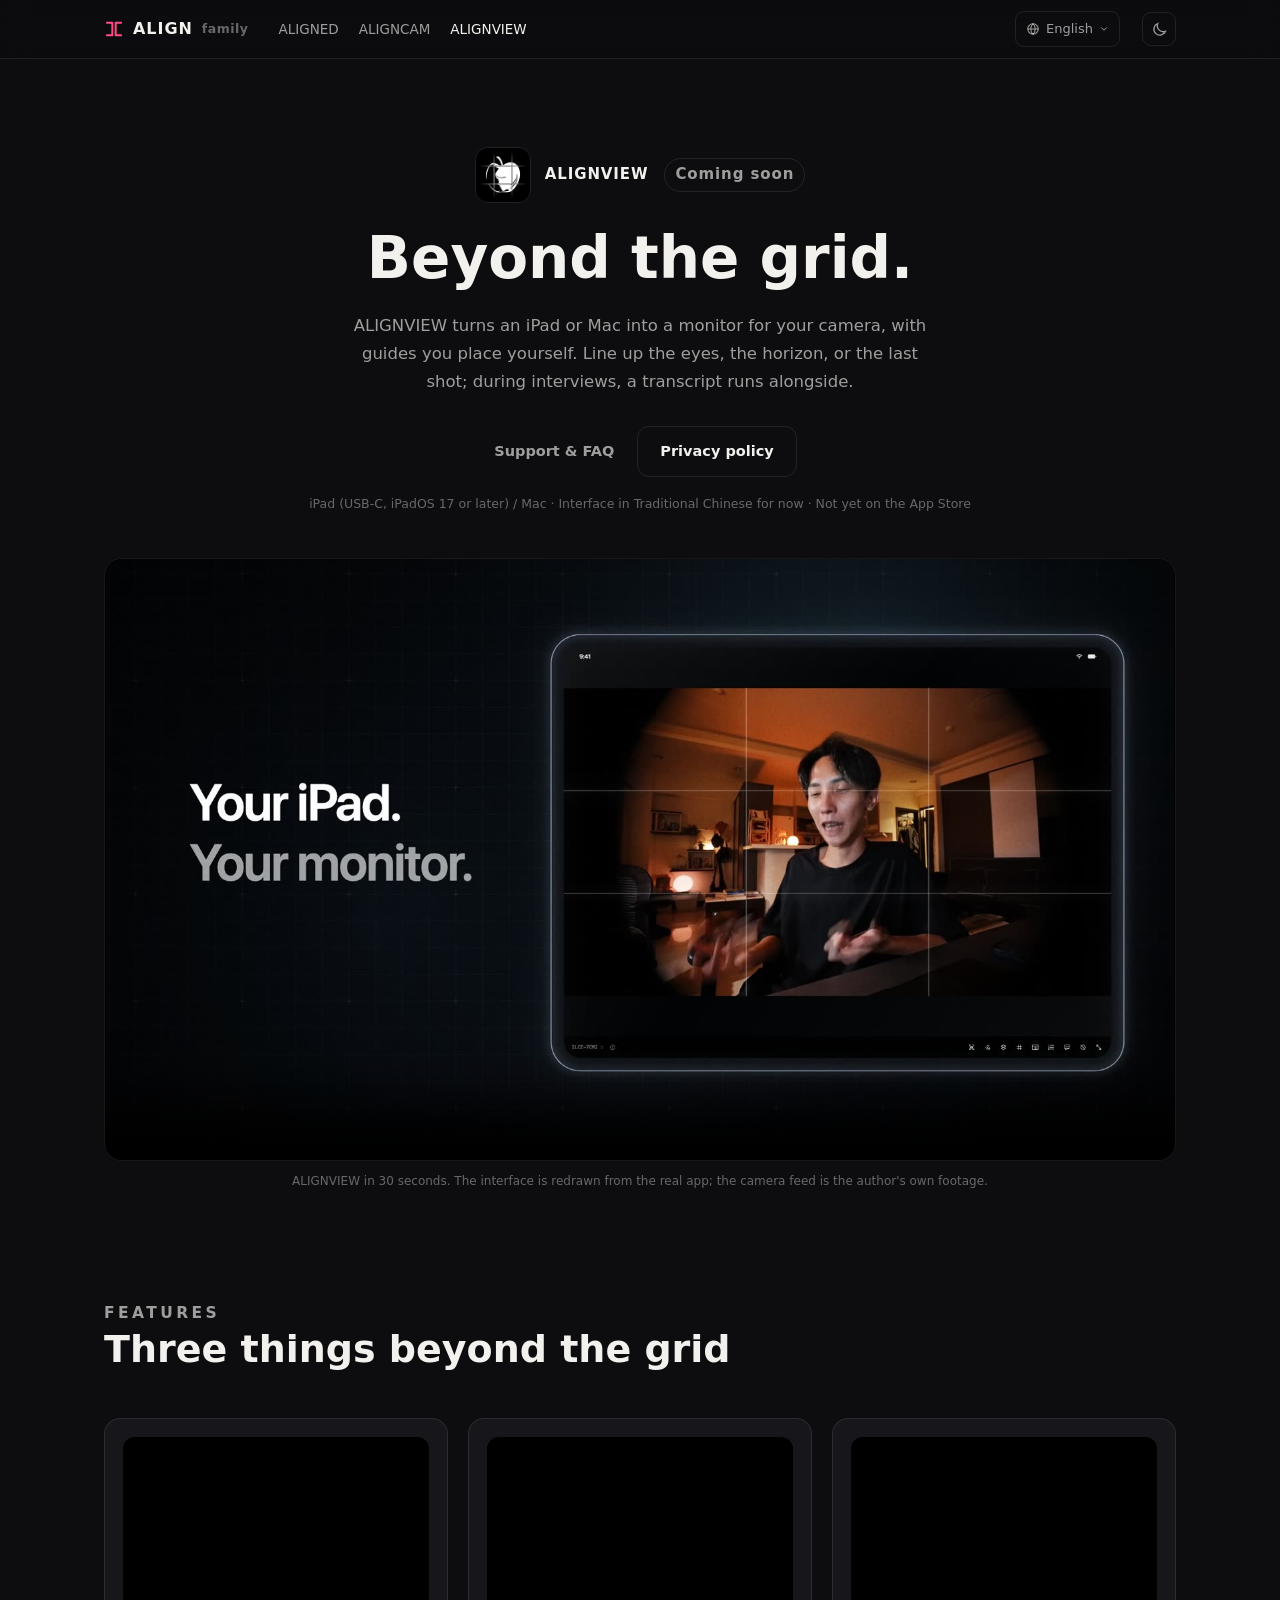
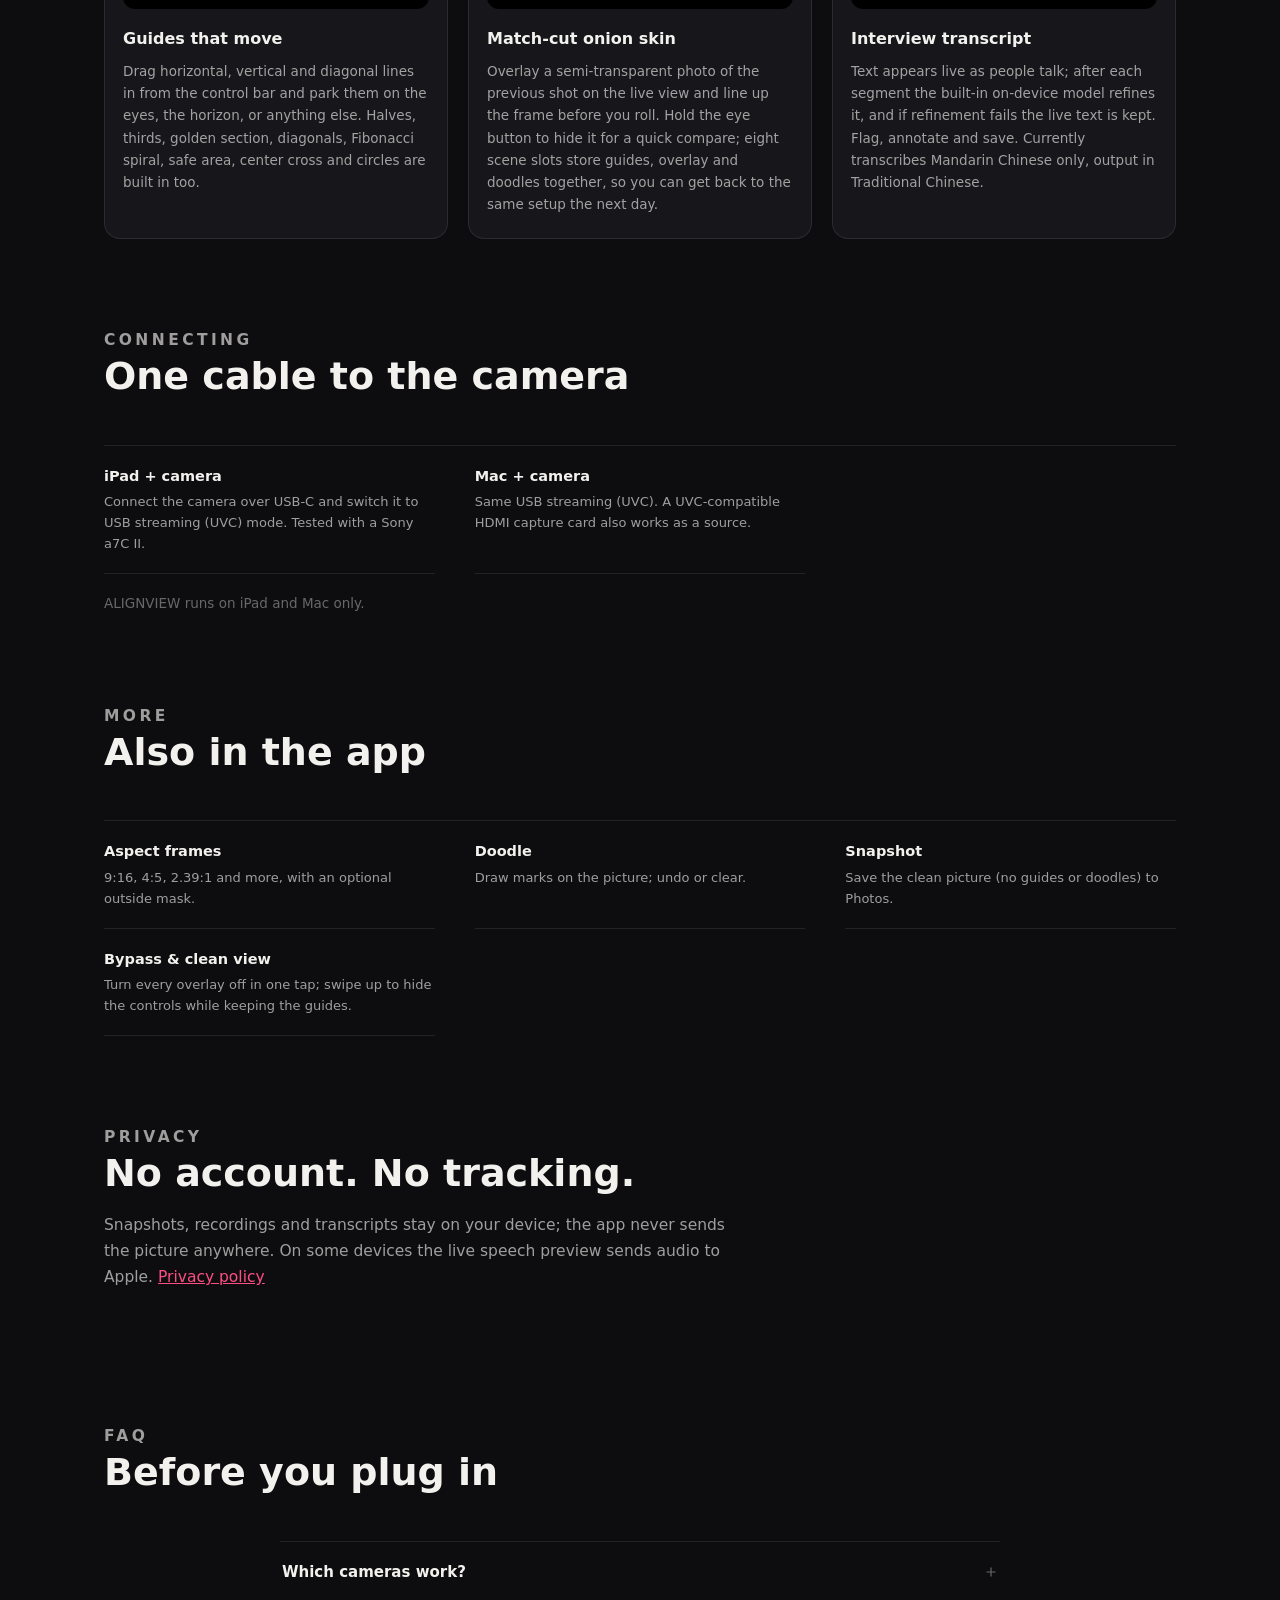
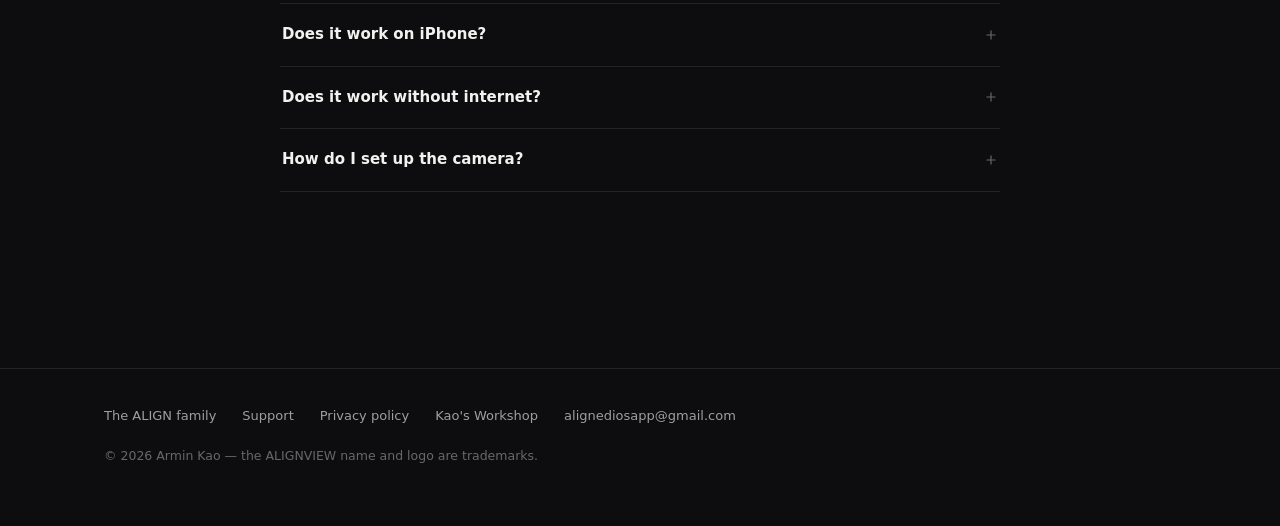
<file: alignview/en/index.html>
<!doctype html>
<html lang="en">
<head>
<meta charset="utf-8">
<meta name="viewport" content="width=device-width, initial-scale=1">
<title>ALIGNVIEW — a camera monitor with guides you can move</title>
<meta name="description" content="ALIGNVIEW turns an iPad or Mac into a camera monitor with guides you place yourself: movable guides, match-cut onion skin, scene memory, and a live interview transcript. Coming soon.">
<meta name="color-scheme" content="dark light">
<meta property="og:title" content="ALIGNVIEW — a camera monitor with guides you can move">
<meta property="og:description" content="ALIGNVIEW turns an iPad or Mac into a camera monitor with guides you place yourself: movable guides, match-cut onion skin, scene memory, and a live interview transcript. Coming soon.">
<meta property="og:url" content="https://aligned-app.github.io/alignview/en/">
<meta property="og:image" content="https://aligned-app.github.io/media/family-og.png">
<link rel="canonical" href="https://aligned-app.github.io/alignview/en/">
<link rel="alternate" hreflang="zh-Hant" href="https://aligned-app.github.io/alignview/zh-Hant/">
<link rel="alternate" hreflang="en" href="https://aligned-app.github.io/alignview/en/">
<link rel="alternate" hreflang="x-default" href="https://aligned-app.github.io/alignview/">
<link rel="icon" href="data:image/svg+xml,<svg xmlns='http://www.w3.org/2000/svg' viewBox='0 0 32 32'><rect width='32' height='32' rx='7' fill='%230d0d10'/><path d='M6 8 L13 8 L13 24 L6 24' stroke='%23ff4d84' stroke-width='3' fill='none' stroke-linecap='round' stroke-linejoin='round'/><path d='M26 8 L19 8 L19 24 L26 24' stroke='%23ff4d84' stroke-width='3' fill='none' stroke-linecap='round' stroke-linejoin='round'/></svg>">
<link rel="stylesheet" href="../../assets/style.css">
<link rel="stylesheet" href="../../assets/family.css?v=20261019b">
</head>
<body>

<header class="top">
  <div class="wrap top-inner">
    <a class="wordmark fam-mark" href="../../?lang=en">
      <svg viewBox="0 0 24 24" fill="none" stroke="currentColor" stroke-width="2.4" stroke-linecap="round" stroke-linejoin="round"><path d="M3.5 4.5H10v15H3.5M20.5 4.5H14v15h6.5"/></svg>
      ALIGN<small>family</small>
    </a>
    <nav class="main">
      <a href="../../en/">ALIGNED</a>
      <a href="../../aligncam/en/">ALIGNCAM</a>
      <a class="on" href="../../alignview/en/">ALIGNVIEW</a>
    </nav>
    <div class="top-spacer"></div>
    <details class="lang">
      <summary>
        <svg width="14" height="14" viewBox="0 0 24 24" fill="none" stroke="currentColor" stroke-width="1.8"><circle cx="12" cy="12" r="9"/><path d="M3 12h18M12 3c2.6 2.6 3.9 5.6 3.9 9S14.6 18.4 12 21c-2.6-2.6-3.9-5.6-3.9-9S9.4 5.6 12 3Z"/></svg>
        English
        <svg width="10" height="10" viewBox="0 0 24 24" fill="none" stroke="currentColor" stroke-width="2.4" stroke-linecap="round"><path d="m6 9 6 6 6-6"/></svg>
      </summary>
      <nav class="lang-menu">
        <a href="../zh-Hant/">繁體中文</a>
        <a class="current" href="../en/">English</a>
      </nav>
    </details>
    <button class="iconbtn" id="themeToggle" aria-label="Toggle theme">
      <svg class="moon-only" viewBox="0 0 24 24" fill="none" stroke="currentColor" stroke-width="1.8" stroke-linecap="round"><path d="M20.5 14.5A8.5 8.5 0 0 1 9.5 3.5a8.5 8.5 0 1 0 11 11Z"/></svg>
      <svg class="sun-only" viewBox="0 0 24 24" fill="none" stroke="currentColor" stroke-width="1.8" stroke-linecap="round"><circle cx="12" cy="12" r="4.4"/><path d="M12 2.5v2.2M12 19.3v2.2M2.5 12h2.2M19.3 12h2.2M5.2 5.2l1.6 1.6M17.2 17.2l1.6 1.6M18.8 5.2l-1.6 1.6M6.8 17.2l-1.6 1.6"/></svg>
    </button>
  </div>
</header>

<div class="hero view-hero">
  <div class="wrap">
    <div class="app-id"><img src="../../assets/family/alignview.png" alt="" width="56" height="56"><span>ALIGNVIEW</span><span class="status">Coming soon</span></div>
    <h1>Beyond the grid.</h1>
    <p class="lede">ALIGNVIEW turns an iPad or Mac into a monitor for your camera, with guides you place yourself. Line up the eyes, the horizon, or the last shot; during interviews, a transcript runs alongside.</p>
    <div class="cta-row">
      <a class="btn quiet" href="../support.html#en">Support & FAQ</a>
      <a class="btn ghost" href="../privacy.html#en">Privacy policy</a>
    </div>
    <p class="cta-note">iPad (USB-C, iPadOS 17 or later) / Mac · Interface in Traditional Chinese for now · Not yet on the App Store</p>
    <div class="film">
      <video src="../../media/alignview-film.mp4" poster="../../media/alignview-film-poster.jpg" controls playsinline preload="metadata"></video>
      <p class="media-cap">ALIGNVIEW in 30 seconds. The interface is redrawn from the real app; the camera feed is the author's own footage.</p>
    </div>
  </div>
</div>

<section class="block" id="features">
  <div class="wrap">
    <div class="block-head">
      <p class="kicker">Features</p>
      <h2>Three things beyond the grid</h2>
    </div>
    <div class="feature-grid">
      <div class="card">
        <div class="wide"><video muted loop playsinline preload="none" data-src="../../media/alignview-guides.mp4"></video></div>
        <h3>Guides that move</h3>
        <p>Drag horizontal, vertical and diagonal lines in from the control bar and park them on the eyes, the horizon, or anything else. Halves, thirds, golden section, diagonals, Fibonacci spiral, safe area, center cross and circles are built in too.</p>
      </div>
      <div class="card">
        <div class="wide"><video muted loop playsinline preload="none" data-src="../../media/alignview-matchcut.mp4"></video></div>
        <h3>Match-cut onion skin</h3>
        <p>Overlay a semi-transparent photo of the previous shot on the live view and line up the frame before you roll. Hold the eye button to hide it for a quick compare; eight scene slots store guides, overlay and doodles together, so you can get back to the same setup the next day.</p>
      </div>
      <div class="card">
        <div class="wide"><video muted loop playsinline preload="none" data-src="../../media/alignview-transcript.mp4"></video></div>
        <h3>Interview transcript</h3>
        <p>Text appears live as people talk; after each segment the built-in on-device model refines it, and if refinement fails the live text is kept. Flag, annotate and save. Currently transcribes Mandarin Chinese only, output in Traditional Chinese.</p>
      </div>
    </div>
  </div>
</section>

<section class="block">
  <div class="wrap">
    <div class="block-head">
      <p class="kicker">Connecting</p>
      <h2>One cable to the camera</h2>
    </div>
    <div class="spec-grid">
      <div class="spec"><b>iPad + camera</b><span>Connect the camera over USB-C and switch it to USB streaming (UVC) mode. Tested with a Sony a7C II.</span></div>
      <div class="spec"><b>Mac + camera</b><span>Same USB streaming (UVC). A UVC-compatible HDMI capture card also works as a source.</span></div>
    </div>
    <p class="fam-note" style="text-align:left;margin:18px 0 0;max-width:none">ALIGNVIEW runs on iPad and Mac only.</p>
  </div>
</section>

<section class="block">
  <div class="wrap">
    <div class="block-head">
      <p class="kicker">More</p>
      <h2>Also in the app</h2>
    </div>
    <div class="spec-grid">
      <div class="spec"><b>Aspect frames</b><span>9:16, 4:5, 2.39:1 and more, with an optional outside mask.</span></div>
      <div class="spec"><b>Doodle</b><span>Draw marks on the picture; undo or clear.</span></div>
      <div class="spec"><b>Snapshot</b><span>Save the clean picture (no guides or doodles) to Photos.</span></div>
      <div class="spec"><b>Bypass & clean view</b><span>Turn every overlay off in one tap; swipe up to hide the controls while keeping the guides.</span></div>
    </div>
  </div>
</section>

<section class="block">
  <div class="wrap">
    <div class="block-head">
      <p class="kicker">Privacy</p>
      <h2>No account. No tracking.</h2>
      <p>Snapshots, recordings and transcripts stay on your device; the app never sends the picture anywhere. On some devices the live speech preview sends audio to Apple. <a href="../privacy.html#en" style="color:var(--accent)">Privacy policy</a></p>
    </div>
  </div>
</section>

<section class="block" id="faq">
  <div class="wrap">
    <div class="block-head">
      <p class="kicker">FAQ</p>
      <h2>Before you plug in</h2>
    </div>
    <div class="faq">
      <details>
        <summary>Which cameras work?<svg viewBox="0 0 24 24" fill="none" stroke="currentColor" stroke-width="2" stroke-linecap="round"><path d="M12 5v14M5 12h14"/></svg></summary>
        <p>Any camera that can output USB streaming (UVC), or a UVC-compatible HDMI capture card. Tested so far with a Sony a7C II.</p>
      </details>
      <details>
        <summary>Does it work on iPhone?<svg viewBox="0 0 24 24" fill="none" stroke="currentColor" stroke-width="2" stroke-linecap="round"><path d="M12 5v14M5 12h14"/></svg></summary>
        <p>No. iPhone doesn't support external USB cameras, so ALIGNVIEW is made for iPad and Mac only.</p>
      </details>
      <details>
        <summary>Does it work without internet?<svg viewBox="0 0 24 24" fill="none" stroke="currentColor" stroke-width="2" stroke-linecap="round"><path d="M12 5v14M5 12h14"/></svg></summary>
        <p>Yes. USB monitoring, guides and onion skin need no internet, and transcript refinement runs on the device. The one exception: on devices without on-device speech recognition, the live preview uses Apple's online service.</p>
      </details>
      <details>
        <summary>How do I set up the camera?<svg viewBox="0 0 24 24" fill="none" stroke="currentColor" stroke-width="2" stroke-linecap="round"><path d="M12 5v14M5 12h14"/></svg></summary>
        <p>Switch the camera's USB connection mode to USB streaming (UVC), then connect it to the iPad or Mac with a USB-C cable. Menu names differ by brand; look for “USB streaming” or “webcam” in your camera's manual.</p>
      </details>
    </div>
  </div>
</section>

<footer class="page">
  <div class="wrap">
    <div class="foot-row">
      <a href="../../?lang=en">The ALIGN family</a>
      <a href="../support.html#en">Support</a>
      <a href="../privacy.html#en">Privacy policy</a>
      <a href="https://tools.arminkao.com/">Kao's Workshop</a>
      <a href="mailto:alignediosapp@gmail.com">alignediosapp@gmail.com</a>
    </div>
    <p class="foot-copy">© 2026 Armin Kao — the ALIGNVIEW name and logo are trademarks.</p>
  </div>
</footer>

<script src="../../assets/site.js"></script>
</body>
</html>
</file>
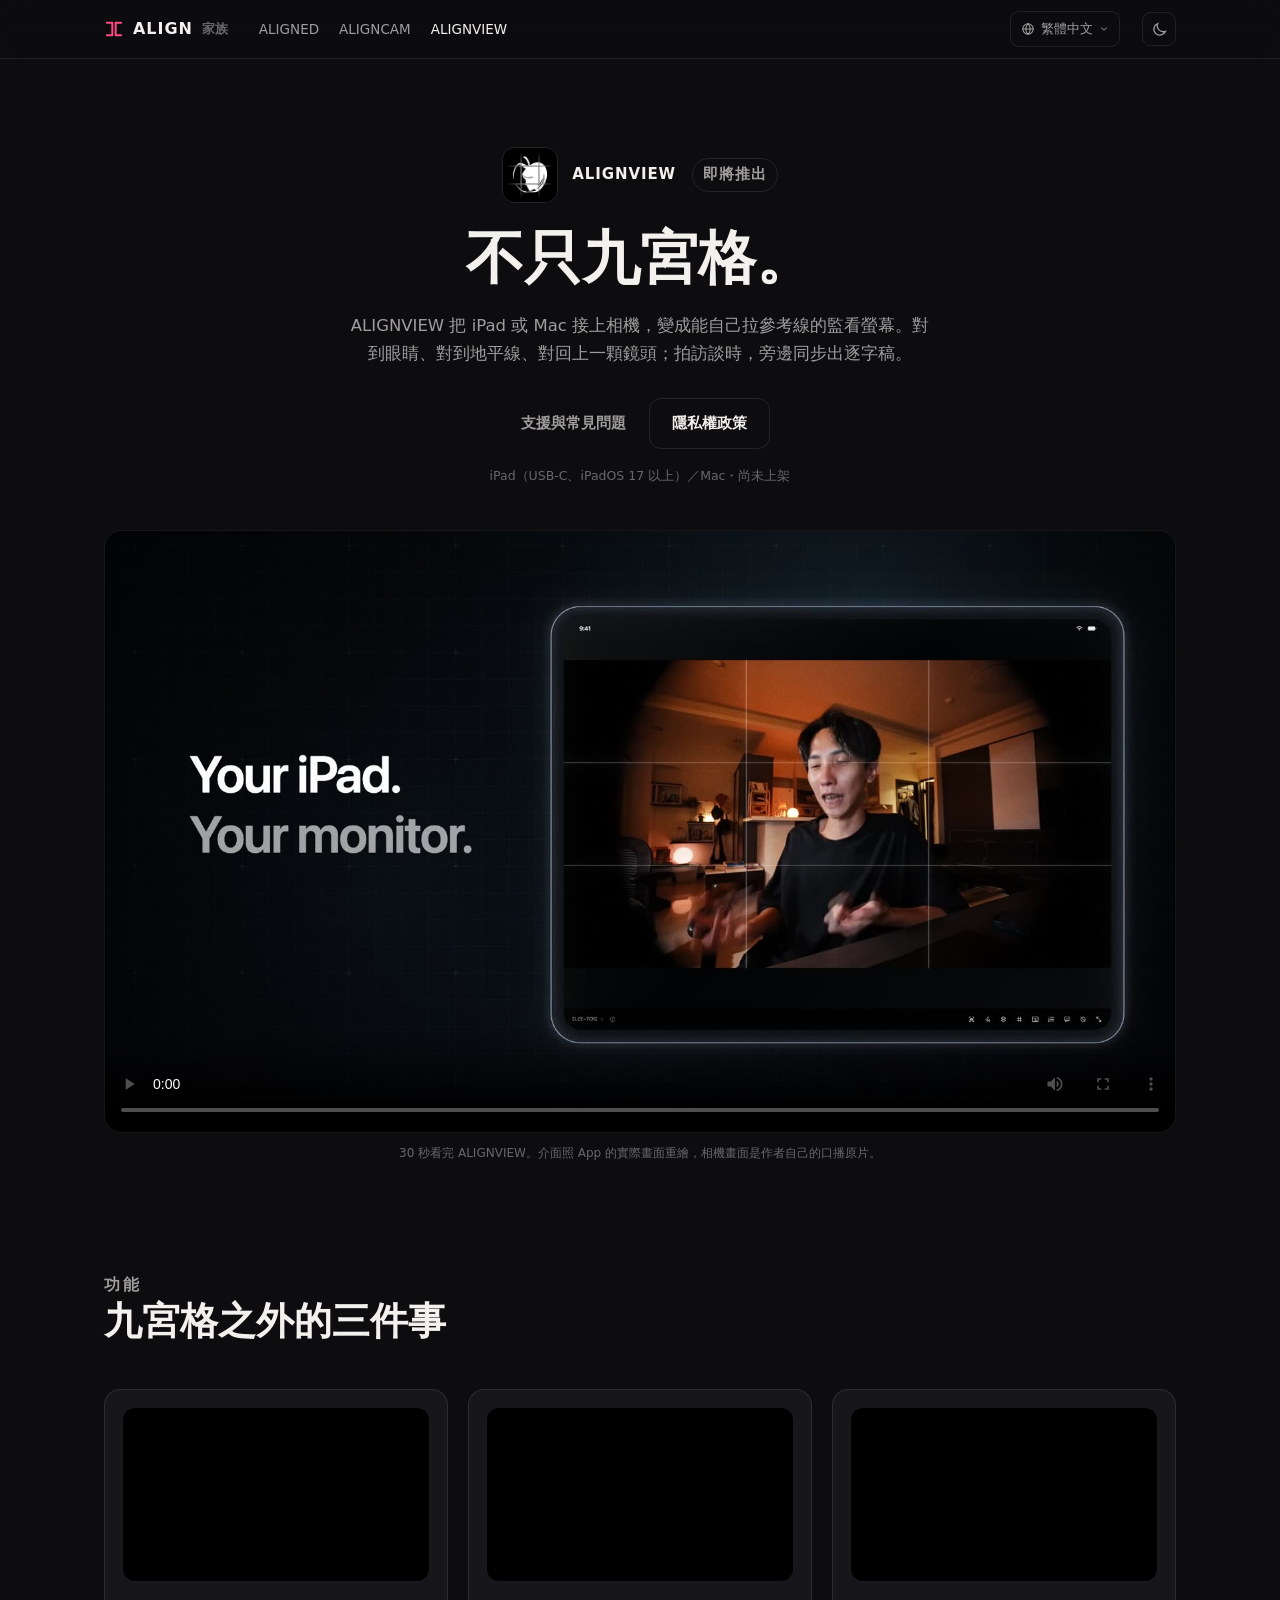
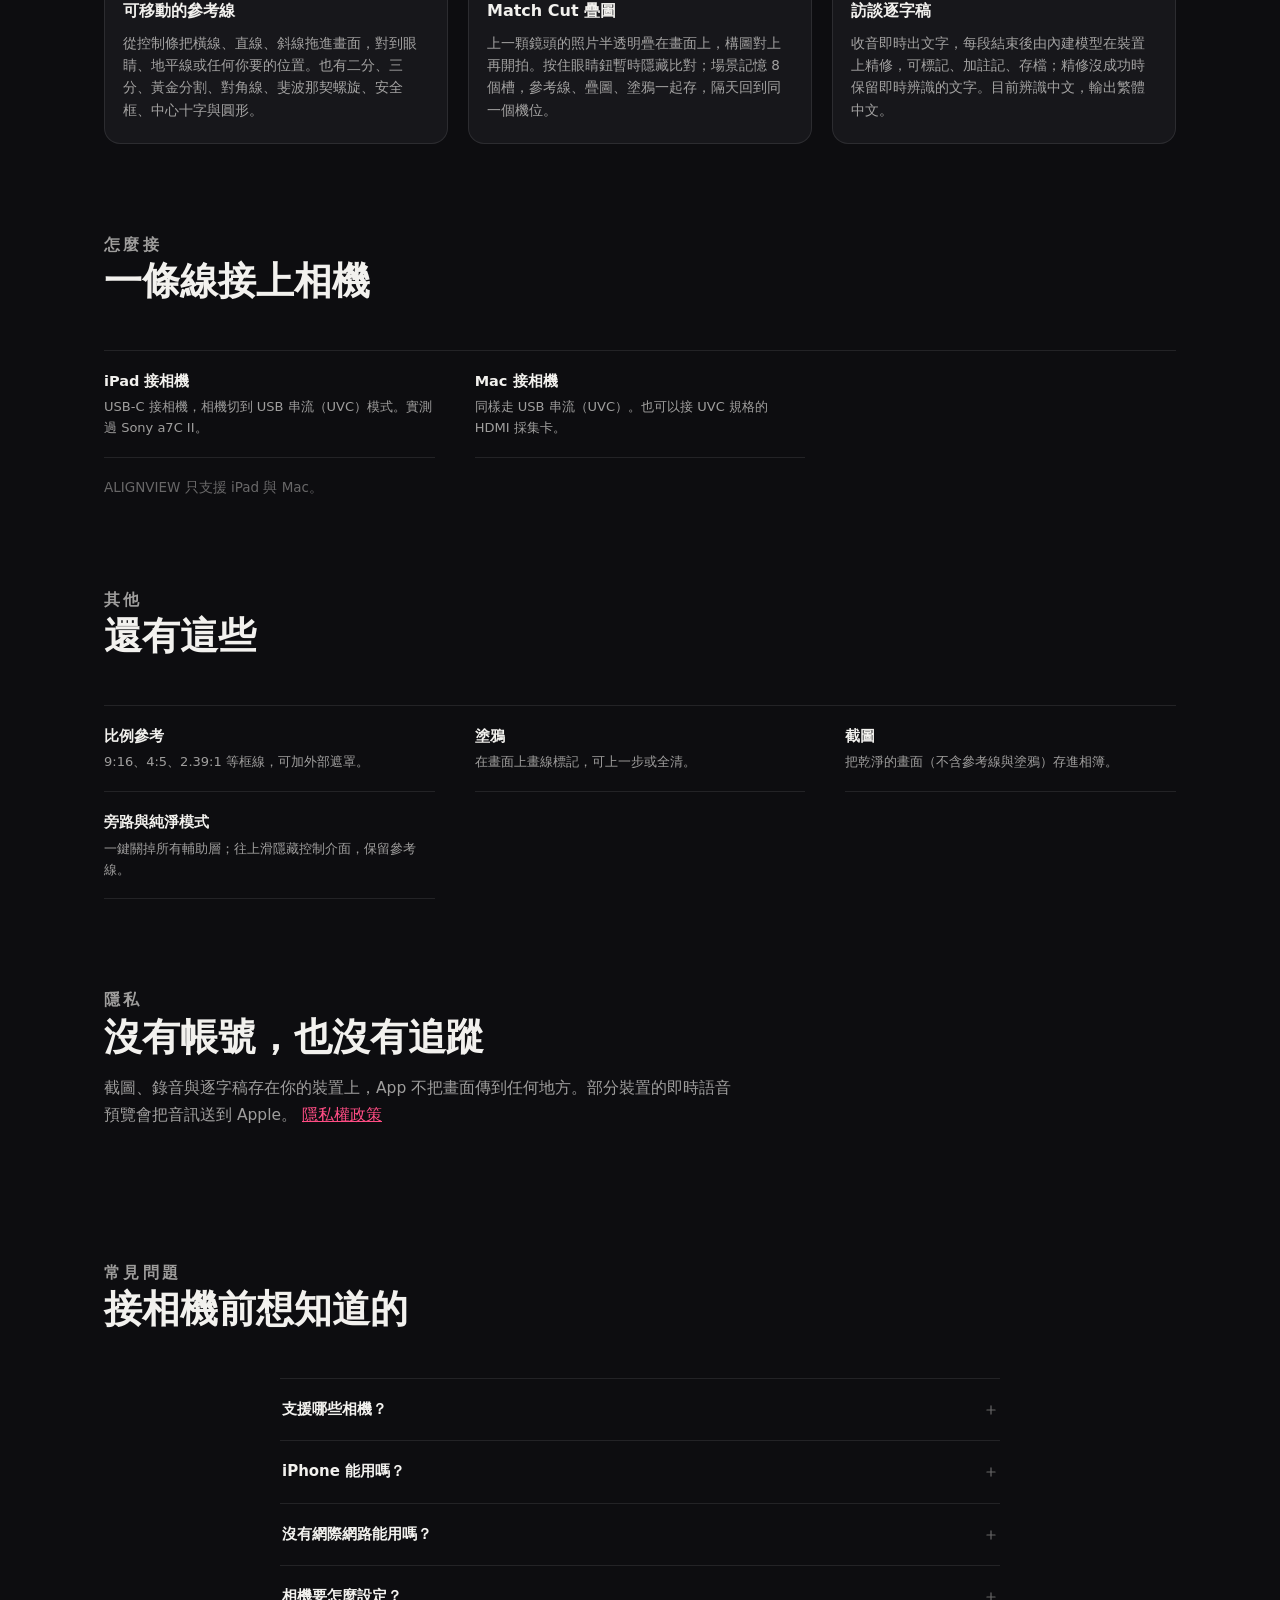
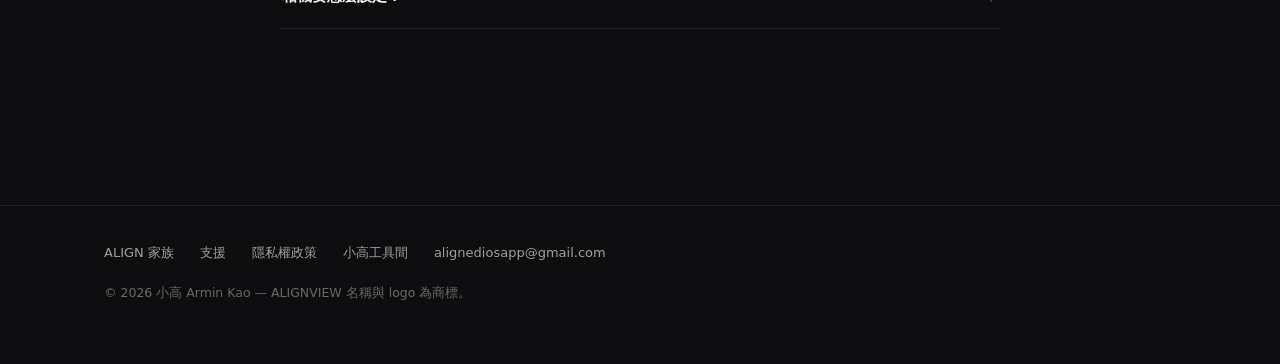
<file: alignview/zh-Hant/index.html>
<!doctype html>
<html lang="zh-Hant">
<head>
<meta charset="utf-8">
<meta name="viewport" content="width=device-width, initial-scale=1">
<title>ALIGNVIEW — 能自己拉參考線的相機監看</title>
<meta name="description" content="ALIGNVIEW 把 iPad 或 Mac 接上相機，變成能自己拉參考線的監看螢幕：可移動參考線、Match Cut 疊圖對位、場景記憶，訪談時同步出逐字稿。即將推出。">
<meta name="color-scheme" content="dark light">
<meta property="og:title" content="ALIGNVIEW — 能自己拉參考線的相機監看">
<meta property="og:description" content="ALIGNVIEW 把 iPad 或 Mac 接上相機，變成能自己拉參考線的監看螢幕：可移動參考線、Match Cut 疊圖對位、場景記憶，訪談時同步出逐字稿。即將推出。">
<meta property="og:url" content="https://aligned-app.github.io/alignview/zh-Hant/">
<meta property="og:image" content="https://aligned-app.github.io/media/family-og.png">
<link rel="canonical" href="https://aligned-app.github.io/alignview/zh-Hant/">
<link rel="alternate" hreflang="zh-Hant" href="https://aligned-app.github.io/alignview/zh-Hant/">
<link rel="alternate" hreflang="en" href="https://aligned-app.github.io/alignview/en/">
<link rel="alternate" hreflang="x-default" href="https://aligned-app.github.io/alignview/">
<link rel="icon" href="data:image/svg+xml,<svg xmlns='http://www.w3.org/2000/svg' viewBox='0 0 32 32'><rect width='32' height='32' rx='7' fill='%230d0d10'/><path d='M6 8 L13 8 L13 24 L6 24' stroke='%23ff4d84' stroke-width='3' fill='none' stroke-linecap='round' stroke-linejoin='round'/><path d='M26 8 L19 8 L19 24 L26 24' stroke='%23ff4d84' stroke-width='3' fill='none' stroke-linecap='round' stroke-linejoin='round'/></svg>">
<link rel="stylesheet" href="../../assets/style.css">
<link rel="stylesheet" href="../../assets/family.css?v=20261019b">
</head>
<body>

<header class="top">
  <div class="wrap top-inner">
    <a class="wordmark fam-mark" href="../../?lang=zh-Hant">
      <svg viewBox="0 0 24 24" fill="none" stroke="currentColor" stroke-width="2.4" stroke-linecap="round" stroke-linejoin="round"><path d="M3.5 4.5H10v15H3.5M20.5 4.5H14v15h6.5"/></svg>
      ALIGN<small>家族</small>
    </a>
    <nav class="main">
      <a href="../../zh-Hant/">ALIGNED</a>
      <a href="../../aligncam/zh-Hant/">ALIGNCAM</a>
      <a class="on" href="../../alignview/zh-Hant/">ALIGNVIEW</a>
    </nav>
    <div class="top-spacer"></div>
    <details class="lang">
      <summary>
        <svg width="14" height="14" viewBox="0 0 24 24" fill="none" stroke="currentColor" stroke-width="1.8"><circle cx="12" cy="12" r="9"/><path d="M3 12h18M12 3c2.6 2.6 3.9 5.6 3.9 9S14.6 18.4 12 21c-2.6-2.6-3.9-5.6-3.9-9S9.4 5.6 12 3Z"/></svg>
        繁體中文
        <svg width="10" height="10" viewBox="0 0 24 24" fill="none" stroke="currentColor" stroke-width="2.4" stroke-linecap="round"><path d="m6 9 6 6 6-6"/></svg>
      </summary>
      <nav class="lang-menu">
        <a class="current" href="../zh-Hant/">繁體中文</a>
        <a href="../en/">English</a>
      </nav>
    </details>
    <button class="iconbtn" id="themeToggle" aria-label="切換深淺色">
      <svg class="moon-only" viewBox="0 0 24 24" fill="none" stroke="currentColor" stroke-width="1.8" stroke-linecap="round"><path d="M20.5 14.5A8.5 8.5 0 0 1 9.5 3.5a8.5 8.5 0 1 0 11 11Z"/></svg>
      <svg class="sun-only" viewBox="0 0 24 24" fill="none" stroke="currentColor" stroke-width="1.8" stroke-linecap="round"><circle cx="12" cy="12" r="4.4"/><path d="M12 2.5v2.2M12 19.3v2.2M2.5 12h2.2M19.3 12h2.2M5.2 5.2l1.6 1.6M17.2 17.2l1.6 1.6M18.8 5.2l-1.6 1.6M6.8 17.2l-1.6 1.6"/></svg>
    </button>
  </div>
</header>

<div class="hero view-hero">
  <div class="wrap">
    <div class="app-id"><img src="../../assets/family/alignview.png" alt="" width="56" height="56"><span>ALIGNVIEW</span><span class="status">即將推出</span></div>
    <h1>不只九宮格。</h1>
    <p class="lede">ALIGNVIEW 把 iPad 或 Mac 接上相機，變成能自己拉參考線的監看螢幕。對到眼睛、對到地平線、對回上一顆鏡頭；拍訪談時，旁邊同步出逐字稿。</p>
    <div class="cta-row">
      <a class="btn quiet" href="../support.html">支援與常見問題</a>
      <a class="btn ghost" href="../privacy.html">隱私權政策</a>
    </div>
    <p class="cta-note">iPad（USB-C、iPadOS 17 以上）／Mac・尚未上架</p>
    <div class="film">
      <video src="../../media/alignview-film.mp4" poster="../../media/alignview-film-poster.jpg" controls playsinline preload="metadata"></video>
      <p class="media-cap">30 秒看完 ALIGNVIEW。介面照 App 的實際畫面重繪，相機畫面是作者自己的口播原片。</p>
    </div>
  </div>
</div>

<section class="block" id="features">
  <div class="wrap">
    <div class="block-head">
      <p class="kicker">功能</p>
      <h2>九宮格之外的三件事</h2>
    </div>
    <div class="feature-grid">
      <div class="card">
        <div class="wide"><video muted loop playsinline preload="none" data-src="../../media/alignview-guides.mp4"></video></div>
        <h3>可移動的參考線</h3>
        <p>從控制條把橫線、直線、斜線拖進畫面，對到眼睛、地平線或任何你要的位置。也有二分、三分、黃金分割、對角線、斐波那契螺旋、安全框、中心十字與圓形。</p>
      </div>
      <div class="card">
        <div class="wide"><video muted loop playsinline preload="none" data-src="../../media/alignview-matchcut.mp4"></video></div>
        <h3>Match Cut 疊圖</h3>
        <p>上一顆鏡頭的照片半透明疊在畫面上，構圖對上再開拍。按住眼睛鈕暫時隱藏比對；場景記憶 8 個槽，參考線、疊圖、塗鴉一起存，隔天回到同一個機位。</p>
      </div>
      <div class="card">
        <div class="wide"><video muted loop playsinline preload="none" data-src="../../media/alignview-transcript.mp4"></video></div>
        <h3>訪談逐字稿</h3>
        <p>收音即時出文字，每段結束後由內建模型在裝置上精修，可標記、加註記、存檔；精修沒成功時保留即時辨識的文字。目前辨識中文，輸出繁體中文。</p>
      </div>
    </div>
  </div>
</section>

<section class="block">
  <div class="wrap">
    <div class="block-head">
      <p class="kicker">怎麼接</p>
      <h2>一條線接上相機</h2>
    </div>
    <div class="spec-grid">
      <div class="spec"><b>iPad 接相機</b><span>USB-C 接相機，相機切到 USB 串流（UVC）模式。實測過 Sony a7C II。</span></div>
      <div class="spec"><b>Mac 接相機</b><span>同樣走 USB 串流（UVC）。也可以接 UVC 規格的 HDMI 採集卡。</span></div>
    </div>
    <p class="fam-note" style="text-align:left;margin:18px 0 0;max-width:none">ALIGNVIEW 只支援 iPad 與 Mac。</p>
  </div>
</section>

<section class="block">
  <div class="wrap">
    <div class="block-head">
      <p class="kicker">其他</p>
      <h2>還有這些</h2>
    </div>
    <div class="spec-grid">
      <div class="spec"><b>比例參考</b><span>9:16、4:5、2.39:1 等框線，可加外部遮罩。</span></div>
      <div class="spec"><b>塗鴉</b><span>在畫面上畫線標記，可上一步或全清。</span></div>
      <div class="spec"><b>截圖</b><span>把乾淨的畫面（不含參考線與塗鴉）存進相簿。</span></div>
      <div class="spec"><b>旁路與純淨模式</b><span>一鍵關掉所有輔助層；往上滑隱藏控制介面，保留參考線。</span></div>
    </div>
  </div>
</section>

<section class="block">
  <div class="wrap">
    <div class="block-head">
      <p class="kicker">隱私</p>
      <h2>沒有帳號，也沒有追蹤</h2>
      <p>截圖、錄音與逐字稿存在你的裝置上，App 不把畫面傳到任何地方。部分裝置的即時語音預覽會把音訊送到 Apple。 <a href="../privacy.html" style="color:var(--accent)">隱私權政策</a></p>
    </div>
  </div>
</section>

<section class="block" id="faq">
  <div class="wrap">
    <div class="block-head">
      <p class="kicker">常見問題</p>
      <h2>接相機前想知道的</h2>
    </div>
    <div class="faq">
      <details>
        <summary>支援哪些相機？<svg viewBox="0 0 24 24" fill="none" stroke="currentColor" stroke-width="2" stroke-linecap="round"><path d="M12 5v14M5 12h14"/></svg></summary>
        <p>能輸出 USB 串流（UVC）的相機，或 UVC 規格的 HDMI 採集卡。目前實測過 Sony a7C II。</p>
      </details>
      <details>
        <summary>iPhone 能用嗎？<svg viewBox="0 0 24 24" fill="none" stroke="currentColor" stroke-width="2" stroke-linecap="round"><path d="M12 5v14M5 12h14"/></svg></summary>
        <p>不能。iPhone 不支援外接 USB 相機，所以 ALIGNVIEW 只做 iPad 與 Mac 版。</p>
      </details>
      <details>
        <summary>沒有網際網路能用嗎？<svg viewBox="0 0 24 24" fill="none" stroke="currentColor" stroke-width="2" stroke-linecap="round"><path d="M12 5v14M5 12h14"/></svg></summary>
        <p>能。USB 監看、參考線、疊圖都不需要網際網路，逐字稿的精修也在裝置上完成。唯一的例外：不支援本機語音辨識的裝置，即時預覽會改用 Apple 的線上服務。</p>
      </details>
      <details>
        <summary>相機要怎麼設定？<svg viewBox="0 0 24 24" fill="none" stroke="currentColor" stroke-width="2" stroke-linecap="round"><path d="M12 5v14M5 12h14"/></svg></summary>
        <p>把相機的 USB 連線模式切到 USB 串流（UVC），再用 USB-C 線接上 iPad 或 Mac。不同品牌的選單名稱不一樣，請查相機說明書的「USB 串流」或「網路攝影機」。</p>
      </details>
    </div>
  </div>
</section>

<footer class="page">
  <div class="wrap">
    <div class="foot-row">
      <a href="../../?lang=zh-Hant">ALIGN 家族</a>
      <a href="../support.html">支援</a>
      <a href="../privacy.html">隱私權政策</a>
      <a href="https://tools.arminkao.com/">小高工具間</a>
      <a href="mailto:alignediosapp@gmail.com">alignediosapp@gmail.com</a>
    </div>
    <p class="foot-copy">© 2026 小高 Armin Kao — ALIGNVIEW 名稱與 logo 為商標。</p>
  </div>
</footer>

<script src="../../assets/site.js"></script>
</body>
</html>
</file>
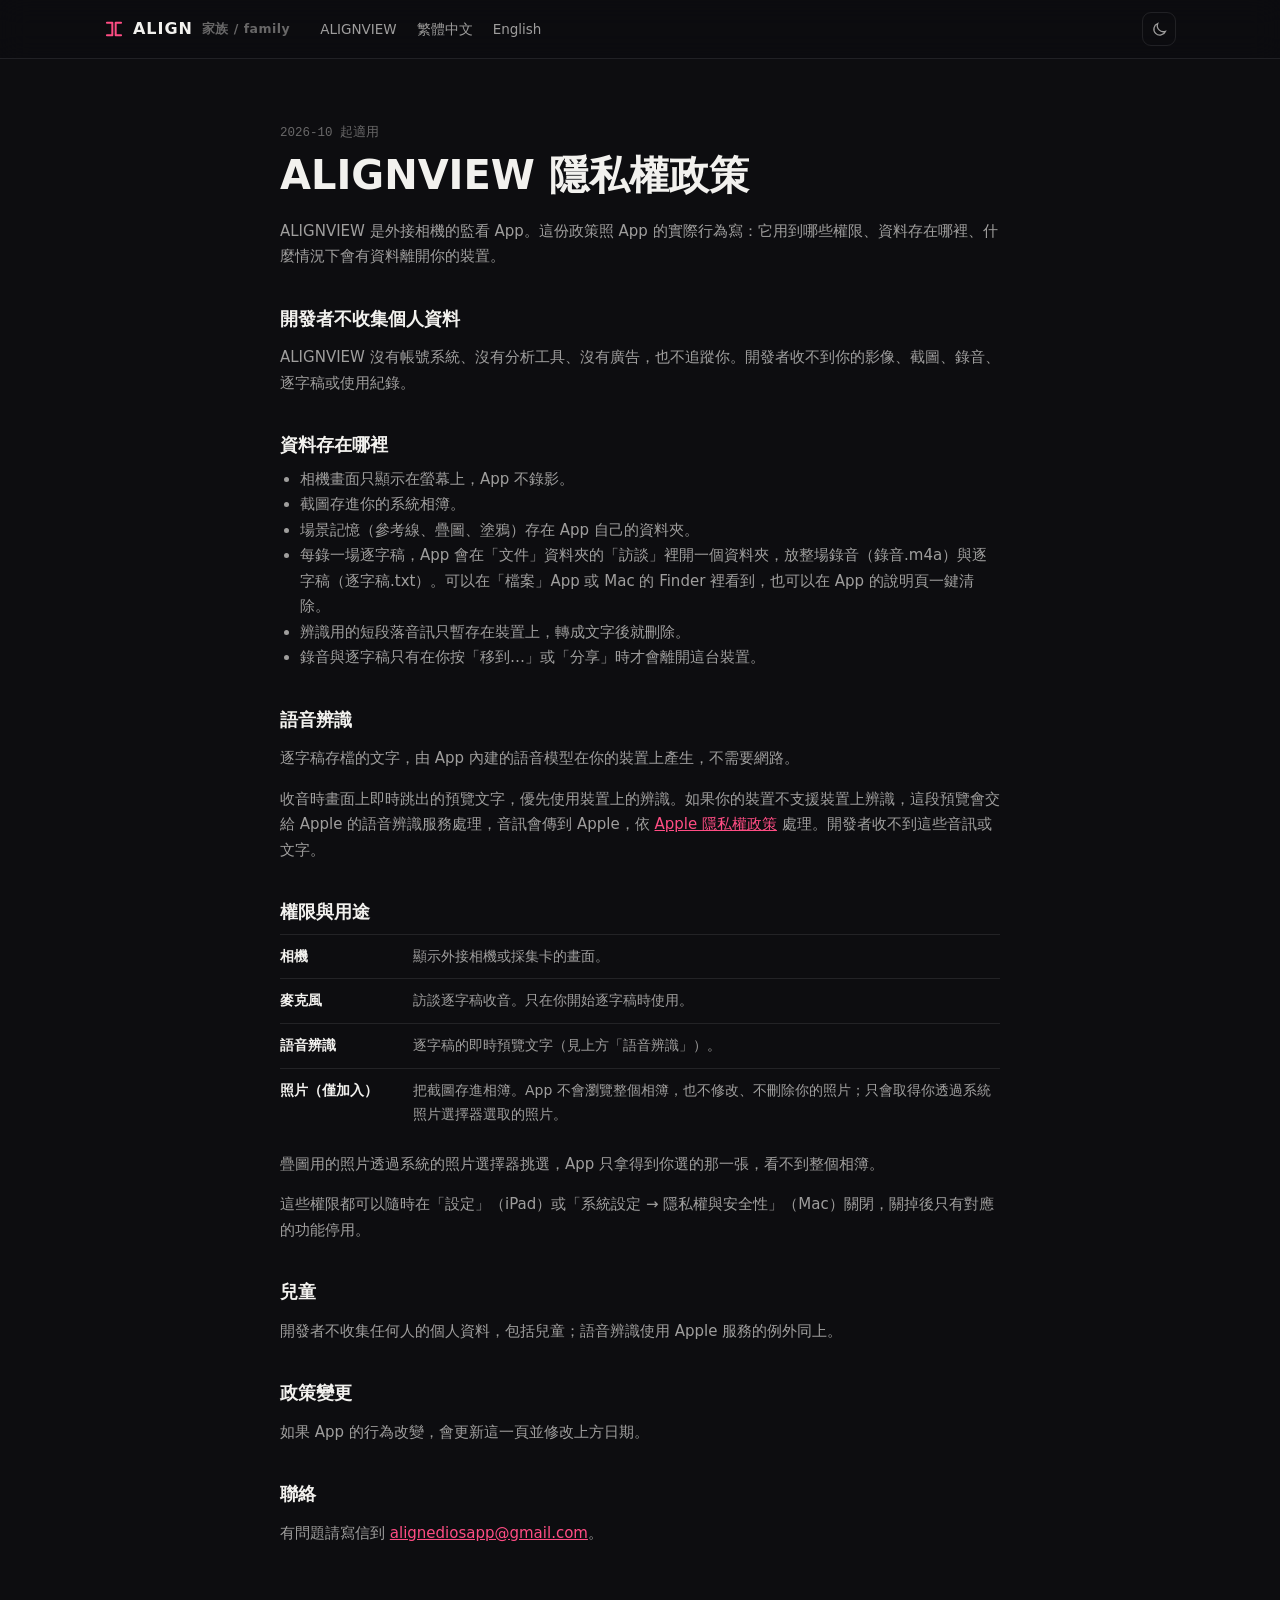
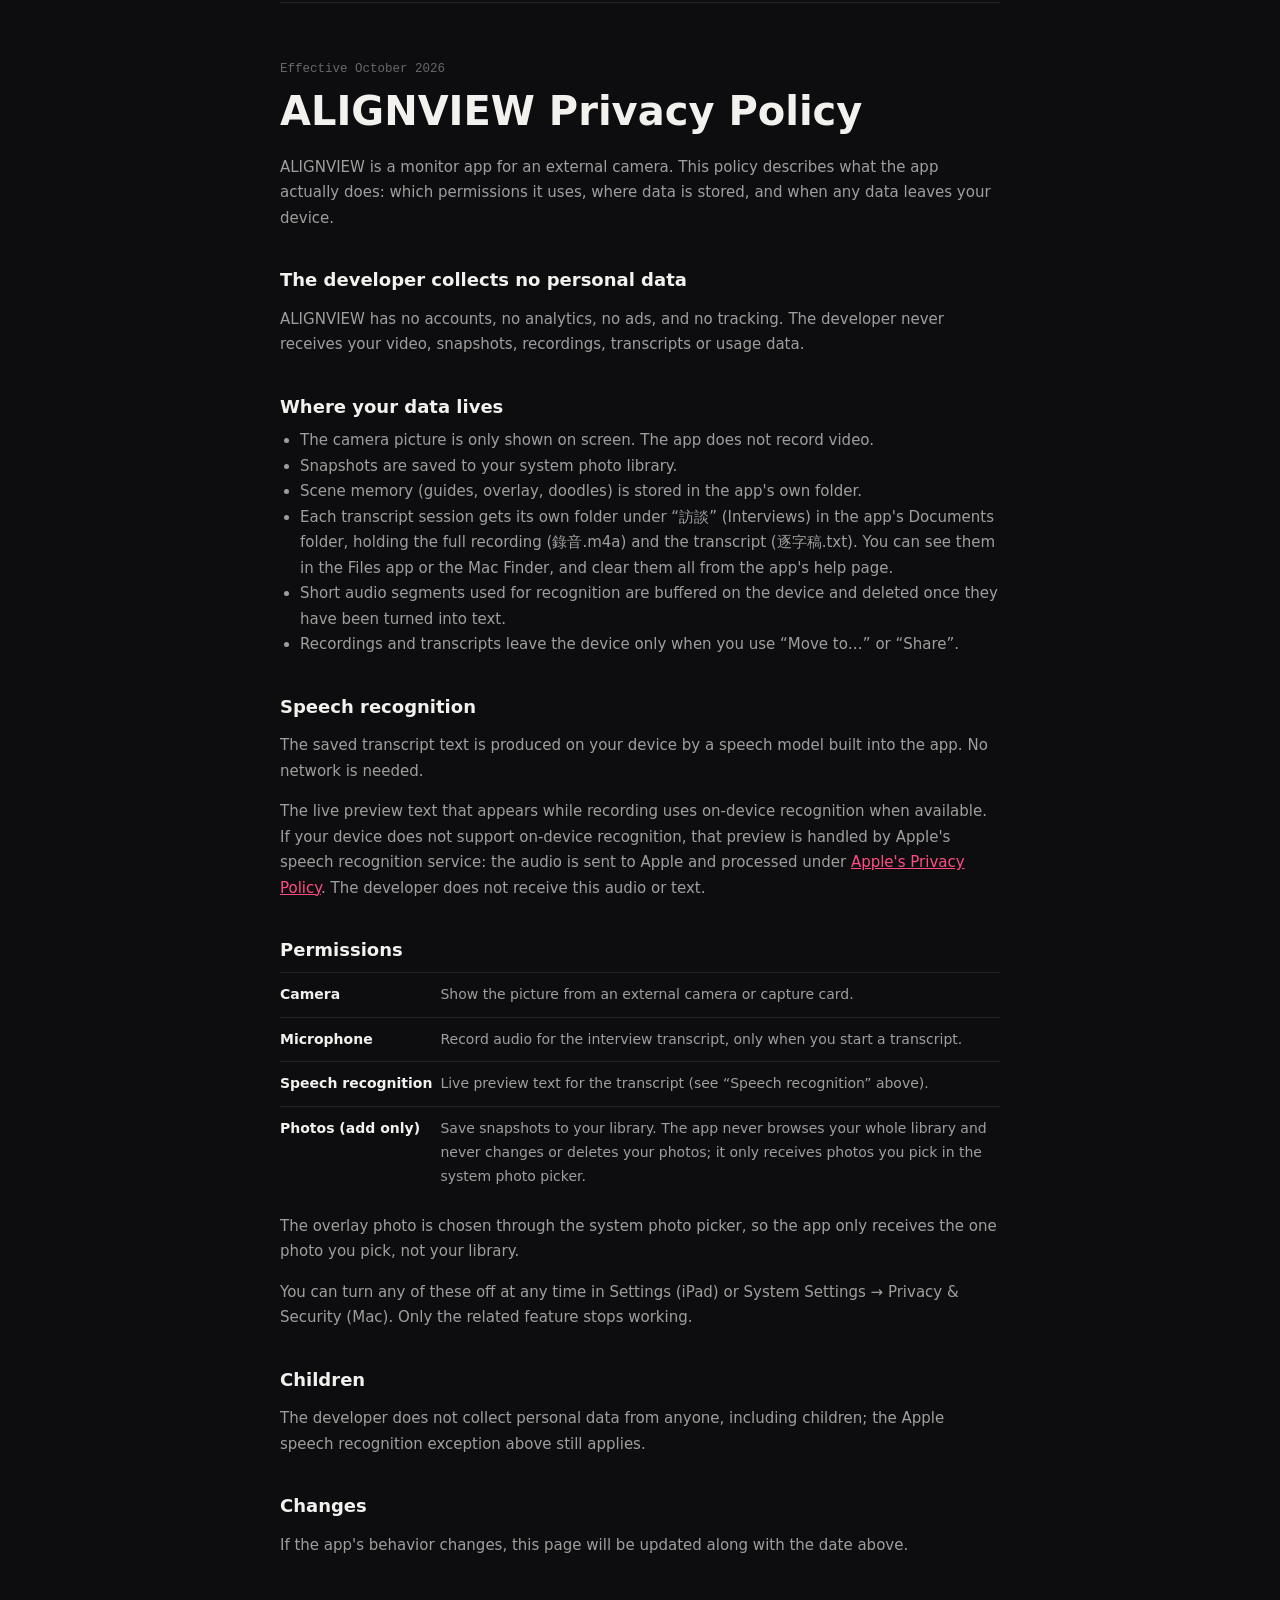
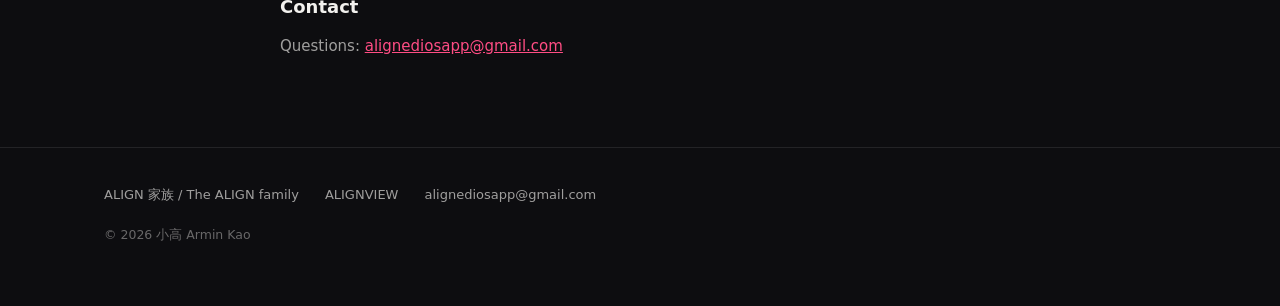
<file: alignview/privacy.html>
<!doctype html>
<html lang="zh-Hant">
<head>
<meta charset="utf-8">
<meta name="viewport" content="width=device-width, initial-scale=1">
<title>ALIGNVIEW — 隱私權政策 / Privacy Policy</title>
<meta name="description" content="ALIGNVIEW 隱私權政策：影像、截圖與逐字稿只存在你的裝置上，沒有帳號、沒有追蹤。">
<meta name="color-scheme" content="dark light">
<link rel="canonical" href="https://aligned-app.github.io/alignview/privacy.html">
<link rel="icon" href="data:image/svg+xml,<svg xmlns='http://www.w3.org/2000/svg' viewBox='0 0 32 32'><rect width='32' height='32' rx='7' fill='%230d0d10'/><path d='M6 8 L13 8 L13 24 L6 24' stroke='%23ff4d84' stroke-width='3' fill='none' stroke-linecap='round' stroke-linejoin='round'/><path d='M26 8 L19 8 L19 24 L26 24' stroke='%23ff4d84' stroke-width='3' fill='none' stroke-linecap='round' stroke-linejoin='round'/></svg>">
<link rel="stylesheet" href="../assets/style.css">
<link rel="stylesheet" href="../assets/family.css">
</head>
<body>

<header class="top">
  <div class="wrap top-inner">
    <a class="wordmark fam-mark" href="../">
      <svg viewBox="0 0 24 24" fill="none" stroke="currentColor" stroke-width="2.4" stroke-linecap="round" stroke-linejoin="round"><path d="M3.5 4.5H10v15H3.5M20.5 4.5H14v15h6.5"/></svg>
      ALIGN<small>家族 / family</small>
    </a>
    <nav class="main">
      <a href="zh-Hant/">ALIGNVIEW</a>
      <a href="#zh">繁體中文</a>
      <a href="#en">English</a>
    </nav>
    <div class="top-spacer"></div>
    <button class="iconbtn" id="themeToggle" aria-label="切換深淺色 / Toggle theme">
      <svg class="moon-only" viewBox="0 0 24 24" fill="none" stroke="currentColor" stroke-width="1.8" stroke-linecap="round"><path d="M20.5 14.5A8.5 8.5 0 0 1 9.5 3.5a8.5 8.5 0 1 0 11 11Z"/></svg>
      <svg class="sun-only" viewBox="0 0 24 24" fill="none" stroke="currentColor" stroke-width="1.8" stroke-linecap="round"><circle cx="12" cy="12" r="4.4"/><path d="M12 2.5v2.2M12 19.3v2.2M2.5 12h2.2M19.3 12h2.2M5.2 5.2l1.6 1.6M17.2 17.2l1.6 1.6M18.8 5.2l-1.6 1.6M6.8 17.2l-1.6 1.6"/></svg>
    </button>
  </div>
</header>

<main class="wrap">
<article class="doc">

<section id="zh" lang="zh-Hant">
  <p class="date">2026-10 起適用</p>
  <h1>ALIGNVIEW 隱私權政策</h1>
  <p>ALIGNVIEW 是外接相機的監看 App。這份政策照 App 的實際行為寫：它用到哪些權限、資料存在哪裡、什麼情況下會有資料離開你的裝置。</p>

  <h2>開發者不收集個人資料</h2>
  <p>ALIGNVIEW 沒有帳號系統、沒有分析工具、沒有廣告，也不追蹤你。開發者收不到你的影像、截圖、錄音、逐字稿或使用紀錄。</p>

  <h2>資料存在哪裡</h2>
  <ul>
    <li>相機畫面只顯示在螢幕上，App 不錄影。</li>
    <li>截圖存進你的系統相簿。</li>
    <li>場景記憶（參考線、疊圖、塗鴉）存在 App 自己的資料夾。</li>
    <li>每錄一場逐字稿，App 會在「文件」資料夾的「訪談」裡開一個資料夾，放整場錄音（錄音.m4a）與逐字稿（逐字稿.txt）。可以在「檔案」App 或 Mac 的 Finder 裡看到，也可以在 App 的說明頁一鍵清除。</li>
    <li>辨識用的短段落音訊只暫存在裝置上，轉成文字後就刪除。</li>
    <li>錄音與逐字稿只有在你按「移到…」或「分享」時才會離開這台裝置。</li>
  </ul>

  <h2>語音辨識</h2>
  <p>逐字稿存檔的文字，由 App 內建的語音模型在你的裝置上產生，不需要網路。</p>
  <p>收音時畫面上即時跳出的預覽文字，優先使用裝置上的辨識。如果你的裝置不支援裝置上辨識，這段預覽會交給 Apple 的語音辨識服務處理，音訊會傳到 Apple，依 <a href="https://www.apple.com/legal/privacy/">Apple 隱私權政策</a> 處理。開發者收不到這些音訊或文字。</p>

  <h2>權限與用途</h2>
  <table>
    <tr><td>相機</td><td>顯示外接相機或採集卡的畫面。</td></tr>
    <tr><td>麥克風</td><td>訪談逐字稿收音。只在你開始逐字稿時使用。</td></tr>
    <tr><td>語音辨識</td><td>逐字稿的即時預覽文字（見上方「語音辨識」）。</td></tr>
    <tr><td>照片（僅加入）</td><td>把截圖存進相簿。App 不會瀏覽整個相簿，也不修改、不刪除你的照片；只會取得你透過系統照片選擇器選取的照片。</td></tr>
  </table>
  <p>疊圖用的照片透過系統的照片選擇器挑選，App 只拿得到你選的那一張，看不到整個相簿。</p>
  <p>這些權限都可以隨時在「設定」（iPad）或「系統設定 → 隱私權與安全性」（Mac）關閉，關掉後只有對應的功能停用。</p>

  <h2>兒童</h2>
  <p>開發者不收集任何人的個人資料，包括兒童；語音辨識使用 Apple 服務的例外同上。</p>

  <h2>政策變更</h2>
  <p>如果 App 的行為改變，會更新這一頁並修改上方日期。</p>

  <h2>聯絡</h2>
  <p>有問題請寫信到 <a href="mailto:alignediosapp@gmail.com">alignediosapp@gmail.com</a>。</p>
</section>

<hr>

<section id="en" lang="en">
  <p class="date">Effective October 2026</p>
  <h1>ALIGNVIEW Privacy Policy</h1>
  <p>ALIGNVIEW is a monitor app for an external camera. This policy describes what the app actually does: which permissions it uses, where data is stored, and when any data leaves your device.</p>

  <h2>The developer collects no personal data</h2>
  <p>ALIGNVIEW has no accounts, no analytics, no ads, and no tracking. The developer never receives your video, snapshots, recordings, transcripts or usage data.</p>

  <h2>Where your data lives</h2>
  <ul>
    <li>The camera picture is only shown on screen. The app does not record video.</li>
    <li>Snapshots are saved to your system photo library.</li>
    <li>Scene memory (guides, overlay, doodles) is stored in the app's own folder.</li>
    <li>Each transcript session gets its own folder under “訪談” (Interviews) in the app's Documents folder, holding the full recording (錄音.m4a) and the transcript (逐字稿.txt). You can see them in the Files app or the Mac Finder, and clear them all from the app's help page.</li>
    <li>Short audio segments used for recognition are buffered on the device and deleted once they have been turned into text.</li>
    <li>Recordings and transcripts leave the device only when you use “Move to…” or “Share”.</li>
  </ul>

  <h2>Speech recognition</h2>
  <p>The saved transcript text is produced on your device by a speech model built into the app. No network is needed.</p>
  <p>The live preview text that appears while recording uses on-device recognition when available. If your device does not support on-device recognition, that preview is handled by Apple's speech recognition service: the audio is sent to Apple and processed under <a href="https://www.apple.com/legal/privacy/">Apple's Privacy Policy</a>. The developer does not receive this audio or text.</p>

  <h2>Permissions</h2>
  <table>
    <tr><td>Camera</td><td>Show the picture from an external camera or capture card.</td></tr>
    <tr><td>Microphone</td><td>Record audio for the interview transcript, only when you start a transcript.</td></tr>
    <tr><td>Speech recognition</td><td>Live preview text for the transcript (see “Speech recognition” above).</td></tr>
    <tr><td>Photos (add only)</td><td>Save snapshots to your library. The app never browses your whole library and never changes or deletes your photos; it only receives photos you pick in the system photo picker.</td></tr>
  </table>
  <p>The overlay photo is chosen through the system photo picker, so the app only receives the one photo you pick, not your library.</p>
  <p>You can turn any of these off at any time in Settings (iPad) or System Settings → Privacy &amp; Security (Mac). Only the related feature stops working.</p>

  <h2>Children</h2>
  <p>The developer does not collect personal data from anyone, including children; the Apple speech recognition exception above still applies.</p>

  <h2>Changes</h2>
  <p>If the app's behavior changes, this page will be updated along with the date above.</p>

  <h2>Contact</h2>
  <p>Questions: <a href="mailto:alignediosapp@gmail.com">alignediosapp@gmail.com</a></p>
</section>

</article>
</main>

<footer class="page">
  <div class="wrap">
    <div class="foot-row">
      <a href="../">ALIGN 家族 / The ALIGN family</a>
      <a href="zh-Hant/">ALIGNVIEW</a>
      <a href="mailto:alignediosapp@gmail.com">alignediosapp@gmail.com</a>
    </div>
    <p class="foot-copy">© 2026 小高 Armin Kao</p>
  </div>
</footer>

<script src="../assets/site.js"></script>
</body>
</html>
</file>
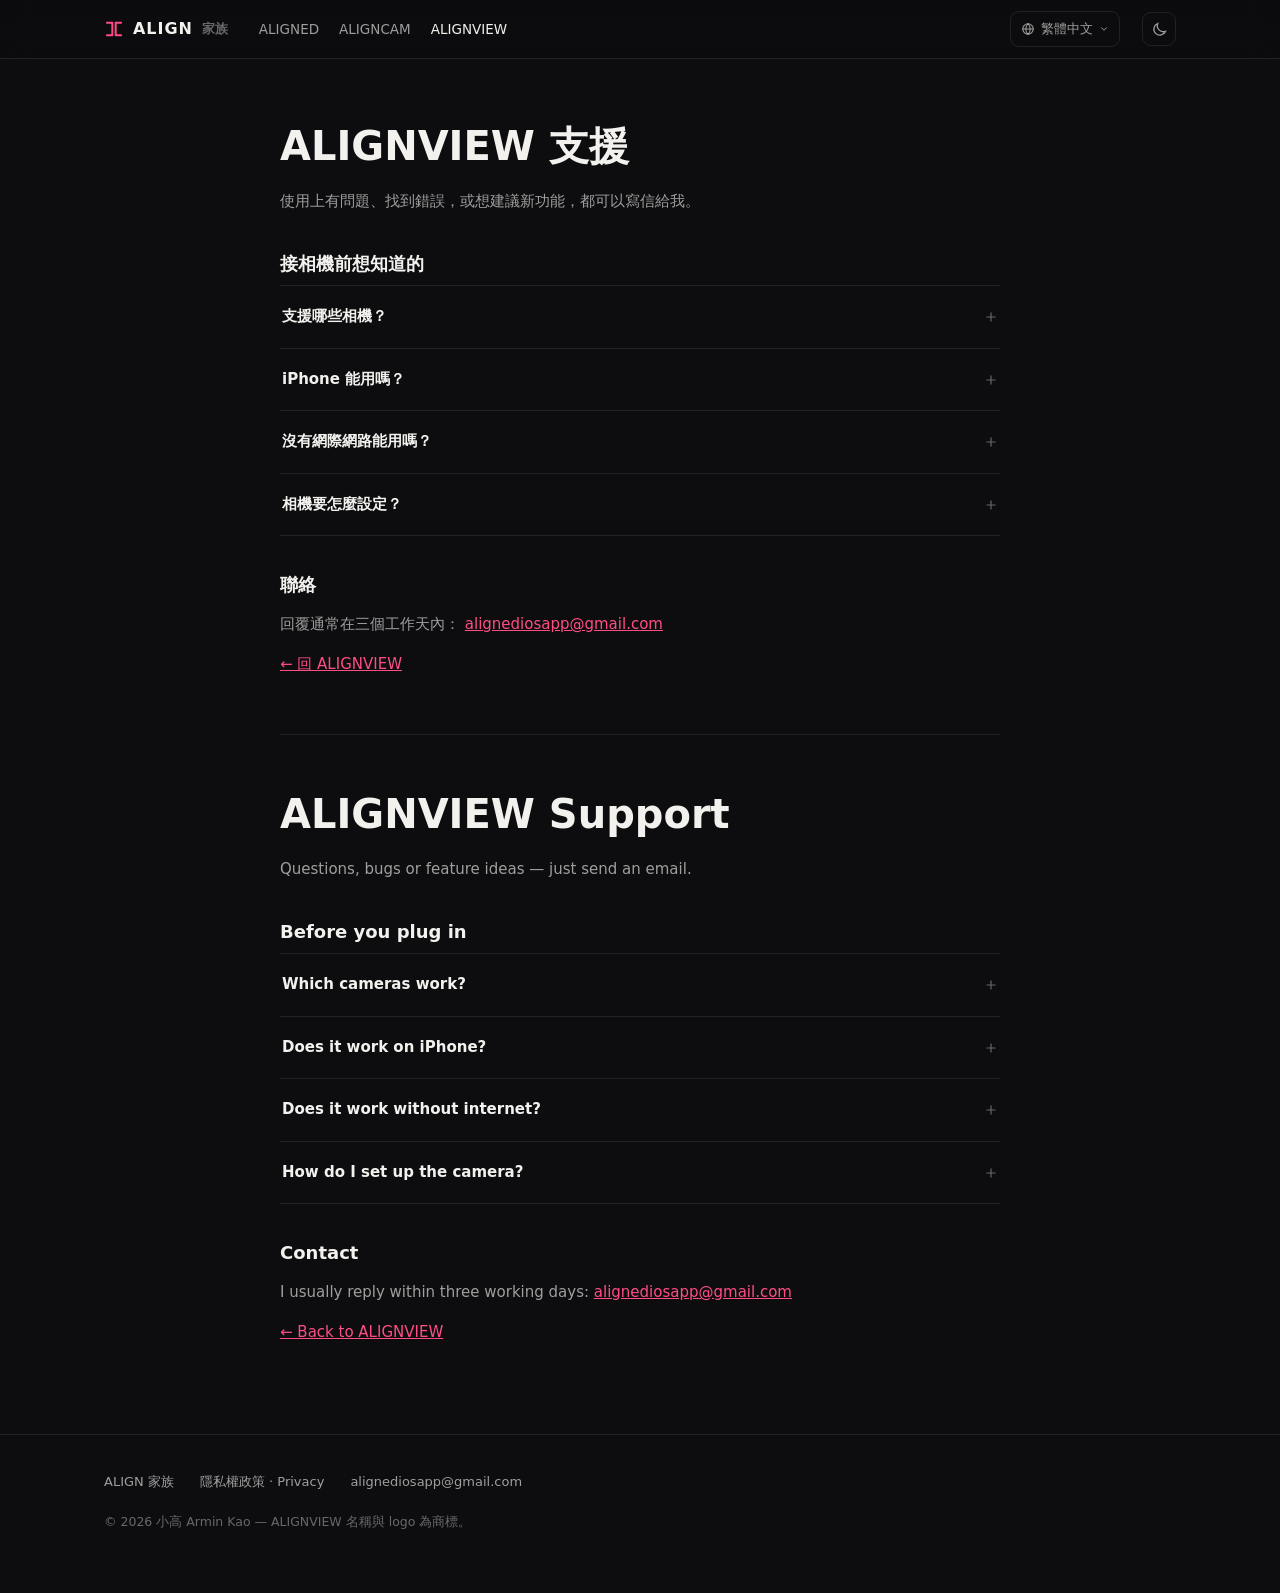
<file: alignview/support.html>
<!doctype html>
<html lang="zh-Hant">
<head>
<meta charset="utf-8">
<meta name="viewport" content="width=device-width, initial-scale=1">
<title>ALIGNVIEW 支援 · Support</title>
<meta name="description" content="ALIGNVIEW 的常見問題與聯絡方式。FAQ and contact for ALIGNVIEW.">
<meta name="color-scheme" content="dark light">
<meta property="og:title" content="ALIGNVIEW 支援 · Support">
<meta property="og:description" content="ALIGNVIEW 的常見問題與聯絡方式。FAQ and contact for ALIGNVIEW.">
<meta property="og:url" content="https://aligned-app.github.io/alignview/support.html">
<meta property="og:image" content="https://aligned-app.github.io/media/family-og.png">
<link rel="canonical" href="https://aligned-app.github.io/alignview/support.html">
<link rel="icon" href="data:image/svg+xml,<svg xmlns='http://www.w3.org/2000/svg' viewBox='0 0 32 32'><rect width='32' height='32' rx='7' fill='%230d0d10'/><path d='M6 8 L13 8 L13 24 L6 24' stroke='%23ff4d84' stroke-width='3' fill='none' stroke-linecap='round' stroke-linejoin='round'/><path d='M26 8 L19 8 L19 24 L26 24' stroke='%23ff4d84' stroke-width='3' fill='none' stroke-linecap='round' stroke-linejoin='round'/></svg>">
<link rel="stylesheet" href="../assets/style.css">
<link rel="stylesheet" href="../assets/family.css?v=20261019b">
</head>
<body>

<header class="top">
  <div class="wrap top-inner">
    <a class="wordmark fam-mark" href="../?lang=zh-Hant">
      <svg viewBox="0 0 24 24" fill="none" stroke="currentColor" stroke-width="2.4" stroke-linecap="round" stroke-linejoin="round"><path d="M3.5 4.5H10v15H3.5M20.5 4.5H14v15h6.5"/></svg>
      ALIGN<small>家族</small>
    </a>
    <nav class="main">
      <a href="../zh-Hant/">ALIGNED</a>
      <a href="../aligncam/zh-Hant/">ALIGNCAM</a>
      <a class="on" href="../alignview/zh-Hant/">ALIGNVIEW</a>
    </nav>
    <div class="top-spacer"></div>
    <details class="lang">
      <summary>
        <svg width="14" height="14" viewBox="0 0 24 24" fill="none" stroke="currentColor" stroke-width="1.8"><circle cx="12" cy="12" r="9"/><path d="M3 12h18M12 3c2.6 2.6 3.9 5.6 3.9 9S14.6 18.4 12 21c-2.6-2.6-3.9-5.6-3.9-9S9.4 5.6 12 3Z"/></svg>
        繁體中文
        <svg width="10" height="10" viewBox="0 0 24 24" fill="none" stroke="currentColor" stroke-width="2.4" stroke-linecap="round"><path d="m6 9 6 6 6-6"/></svg>
      </summary>
      <nav class="lang-menu">
        <a class="current" href="#zh">繁體中文</a>
        <a href="#en">English</a>
      </nav>
    </details>
    <button class="iconbtn" id="themeToggle" aria-label="切換深淺色">
      <svg class="moon-only" viewBox="0 0 24 24" fill="none" stroke="currentColor" stroke-width="1.8" stroke-linecap="round"><path d="M20.5 14.5A8.5 8.5 0 0 1 9.5 3.5a8.5 8.5 0 1 0 11 11Z"/></svg>
      <svg class="sun-only" viewBox="0 0 24 24" fill="none" stroke="currentColor" stroke-width="1.8" stroke-linecap="round"><circle cx="12" cy="12" r="4.4"/><path d="M12 2.5v2.2M12 19.3v2.2M2.5 12h2.2M19.3 12h2.2M5.2 5.2l1.6 1.6M17.2 17.2l1.6 1.6M18.8 5.2l-1.6 1.6M6.8 17.2l-1.6 1.6"/></svg>
    </button>
  </div>
</header>

<div class="wrap doc">
  <section id="zh">
    <h1>ALIGNVIEW 支援</h1>
    <p>使用上有問題、找到錯誤，或想建議新功能，都可以寫信給我。</p>
    <h2>接相機前想知道的</h2>
    <div class="faq" style="margin:0">
      <details>
        <summary>支援哪些相機？<svg viewBox="0 0 24 24" fill="none" stroke="currentColor" stroke-width="2" stroke-linecap="round"><path d="M12 5v14M5 12h14"/></svg></summary>
        <p>能輸出 USB 串流（UVC）的相機，或 UVC 規格的 HDMI 採集卡。目前實測過 Sony a7C II。</p>
      </details>
      <details>
        <summary>iPhone 能用嗎？<svg viewBox="0 0 24 24" fill="none" stroke="currentColor" stroke-width="2" stroke-linecap="round"><path d="M12 5v14M5 12h14"/></svg></summary>
        <p>不能。iPhone 不支援外接 USB 相機，所以 ALIGNVIEW 只做 iPad 與 Mac 版。</p>
      </details>
      <details>
        <summary>沒有網際網路能用嗎？<svg viewBox="0 0 24 24" fill="none" stroke="currentColor" stroke-width="2" stroke-linecap="round"><path d="M12 5v14M5 12h14"/></svg></summary>
        <p>能。USB 監看、參考線、疊圖都不需要網際網路，逐字稿的精修也在裝置上完成。唯一的例外：不支援本機語音辨識的裝置，即時預覽會改用 Apple 的線上服務。</p>
      </details>
      <details>
        <summary>相機要怎麼設定？<svg viewBox="0 0 24 24" fill="none" stroke="currentColor" stroke-width="2" stroke-linecap="round"><path d="M12 5v14M5 12h14"/></svg></summary>
        <p>把相機的 USB 連線模式切到 USB 串流（UVC），再用 USB-C 線接上 iPad 或 Mac。不同品牌的選單名稱不一樣，請查相機說明書的「USB 串流」或「網路攝影機」。</p>
      </details>
    </div>
    <h2>聯絡</h2>
    <p>回覆通常在三個工作天內： <a href="mailto:alignediosapp@gmail.com">alignediosapp@gmail.com</a></p>
    <p><a href="zh-Hant/">← 回 ALIGNVIEW</a></p>
  </section>
  <hr>
  <section id="en">
    <h1>ALIGNVIEW Support</h1>
    <p>Questions, bugs or feature ideas — just send an email.</p>
    <h2>Before you plug in</h2>
    <div class="faq" style="margin:0">
      <details>
        <summary>Which cameras work?<svg viewBox="0 0 24 24" fill="none" stroke="currentColor" stroke-width="2" stroke-linecap="round"><path d="M12 5v14M5 12h14"/></svg></summary>
        <p>Any camera that can output USB streaming (UVC), or a UVC-compatible HDMI capture card. Tested so far with a Sony a7C II.</p>
      </details>
      <details>
        <summary>Does it work on iPhone?<svg viewBox="0 0 24 24" fill="none" stroke="currentColor" stroke-width="2" stroke-linecap="round"><path d="M12 5v14M5 12h14"/></svg></summary>
        <p>No. iPhone doesn't support external USB cameras, so ALIGNVIEW is made for iPad and Mac only.</p>
      </details>
      <details>
        <summary>Does it work without internet?<svg viewBox="0 0 24 24" fill="none" stroke="currentColor" stroke-width="2" stroke-linecap="round"><path d="M12 5v14M5 12h14"/></svg></summary>
        <p>Yes. USB monitoring, guides and onion skin need no internet, and transcript refinement runs on the device. The one exception: on devices without on-device speech recognition, the live preview uses Apple's online service.</p>
      </details>
      <details>
        <summary>How do I set up the camera?<svg viewBox="0 0 24 24" fill="none" stroke="currentColor" stroke-width="2" stroke-linecap="round"><path d="M12 5v14M5 12h14"/></svg></summary>
        <p>Switch the camera's USB connection mode to USB streaming (UVC), then connect it to the iPad or Mac with a USB-C cable. Menu names differ by brand; look for “USB streaming” or “webcam” in your camera's manual.</p>
      </details>
    </div>
    <h2>Contact</h2>
    <p>I usually reply within three working days: <a href="mailto:alignediosapp@gmail.com">alignediosapp@gmail.com</a></p>
    <p><a href="en/">← Back to ALIGNVIEW</a></p>
  </section>
</div>

<footer class="page">
  <div class="wrap">
    <div class="foot-row">
      <a href="../../?lang=zh-Hant">ALIGN 家族</a>
      <a href="privacy.html">隱私權政策 · Privacy</a>
      <a href="mailto:alignediosapp@gmail.com">alignediosapp@gmail.com</a>
    </div>
    <p class="foot-copy">© 2026 小高 Armin Kao — ALIGNVIEW 名稱與 logo 為商標。</p>
  </div>
</footer>

<script src="../assets/site.js"></script>
</body>
</html>
</file>
<file: assets/style.css>
/* ALIGNED 官網 — 共用樣式
   暗房為預設（品牌面），右上可切米白。髮絲線派：分層只用 1px 線，不疊陰影。 */

:root{
  --bg:#0d0d10;
  --card:#17171b;
  --line:rgba(255,255,255,.09);
  --ink:#f2f1ee;
  --ink-dim:rgba(242,241,238,.64);
  --ink-faint:rgba(242,241,238,.4);
  --accent:#ff4d84;
  --accent-ink:#2e0714;
  --frame:#000;
  --sans:-apple-system,BlinkMacSystemFont,"Inter","PingFang TC","Hiragino Sans","Apple SD Gothic Neo","Noto Sans TC",system-ui,sans-serif;
  --mono:ui-monospace,"SF Mono",Menlo,monospace;
}
:root[data-theme="light"]{
  --bg:#F4F1E8;
  --card:#FFFFFF;
  --line:rgba(38,37,31,.13);
  --ink:#26251F;
  --ink-dim:rgba(38,37,31,.68);
  --ink-faint:rgba(38,37,31,.44);
  --accent:#DE3A6E;
  --accent-ink:#fff;
  --frame:#1a1a1e;
}

*{box-sizing:border-box}
html{background:var(--bg);scroll-behavior:smooth}
body{
  margin:0;background:var(--bg);color:var(--ink);font-family:var(--sans);
  font-size:15px;line-height:1.7;-webkit-font-smoothing:antialiased;
}
img,video{max-width:100%;display:block}
a{color:inherit}
.wrap{max-width:1120px;margin:0 auto;padding:0 24px}

/* ── 導覽列 ─────────────────────────── */
header.top{
  position:sticky;top:0;z-index:50;
  background:color-mix(in srgb,var(--bg) 84%,transparent);
  backdrop-filter:blur(14px);-webkit-backdrop-filter:blur(14px);
  border-bottom:1px solid var(--line);
}
.top-inner{display:flex;align-items:center;gap:22px;height:58px}
.wordmark{font-weight:800;letter-spacing:.06em;font-size:16px;text-decoration:none;flex:none}
.wordmark b{color:var(--accent)}
nav.main{display:flex;gap:20px;margin-left:8px}
nav.main a{font-size:13.5px;color:var(--ink-dim);text-decoration:none}
nav.main a:hover{color:var(--ink)}
.top-spacer{flex:1}

details.lang{position:relative;flex:none}
details.lang summary{
  list-style:none;cursor:pointer;display:flex;align-items:center;gap:6px;
  font-size:13px;color:var(--ink-dim);padding:6px 10px;border-radius:9px;
  border:1px solid var(--line);user-select:none;white-space:nowrap;
}
details.lang summary::-webkit-details-marker{display:none}
details.lang summary:hover{color:var(--ink)}
details.lang[open] summary{color:var(--ink);border-color:var(--accent)}
.lang-menu{
  position:absolute;right:0;top:calc(100% + 8px);min-width:150px;
  background:var(--card);border:1px solid var(--line);border-radius:12px;
  padding:6px;display:flex;flex-direction:column;
}
.lang-menu a{
  font-size:13px;text-decoration:none;color:var(--ink-dim);
  padding:8px 12px;border-radius:8px;white-space:nowrap;
}
.lang-menu a:hover{background:rgba(127,127,127,.12);color:var(--ink)}
.lang-menu a.current{color:var(--accent);font-weight:600}
.lang-menu .soon{font-size:13px;color:var(--ink-faint);padding:8px 12px;white-space:nowrap;cursor:default}

.iconbtn{
  flex:none;display:flex;align-items:center;justify-content:center;
  width:34px;height:34px;border-radius:9px;border:1px solid var(--line);
  background:none;color:var(--ink-dim);cursor:pointer;text-decoration:none;padding:0;
}
.iconbtn:hover{color:var(--ink);border-color:var(--accent)}
.iconbtn svg{width:17px;height:17px}
:root:not([data-theme="light"]) .sun-only{display:none}
:root[data-theme="light"] .moon-only{display:none}

/* ── Hero ─────────────────────────── */
.hero{padding:76px 0 30px}
.hero-grid{display:grid;grid-template-columns:1.15fr .85fr;gap:56px;align-items:center}
.hero-grid>*{min-width:0}
.kicker{
  font-size:12px;font-weight:700;letter-spacing:.22em;text-transform:uppercase;
  color:var(--accent);margin:0 0 16px;
}
h1{
  font-size:clamp(36px,5vw,58px);line-height:1.16;font-weight:800;
  margin:0 0 20px;text-wrap:balance;letter-spacing:normal;
}
.lede{font-size:16.5px;color:var(--ink-dim);max-width:56ch;margin:0 0 30px}
.cta-row{display:flex;flex-wrap:wrap;gap:12px;align-items:center}
.btn{
  display:inline-flex;align-items:center;gap:8px;text-decoration:none;
  font-size:14.5px;font-weight:600;padding:12px 22px;border-radius:12px;
  border:1px solid transparent;transition:transform .15s;
}
.btn:hover{transform:translateY(-1px)}
.btn.primary{background:var(--accent);color:var(--accent-ink)}
.btn.ghost{border-color:var(--line);color:var(--ink)}
.btn.ghost:hover{border-color:var(--accent)}
.btn.quiet{color:var(--ink-dim);padding:12px 10px}
.btn.quiet:hover{color:var(--ink)}
.btn svg{width:15px;height:15px;flex:none}
.cta-note{font-size:12.5px;color:var(--ink-faint);margin:16px 0 0}

/* 影片手機框 */
.phone{
  border-radius:22px;overflow:hidden;border:1px solid var(--line);
  background:var(--frame);
}
.hero-media .phone{max-width:380px;margin:0 auto}
.media-cap{
  margin-top:10px;font-size:12px;color:var(--ink-faint);text-align:center;
}

/* hero 輪播（scroll-snap，可滑動） */
.carousel{
  display:flex;gap:14px;overflow-x:auto;scroll-snap-type:x mandatory;
  scrollbar-width:none;-webkit-overflow-scrolling:touch;
  padding-inline:max(0px,calc(50% - 190px));
}
.carousel::-webkit-scrollbar{display:none}
.carousel .phone{
  flex:none;width:min(380px,78vw);scroll-snap-align:center;margin:0;
}
.car-ctrl{display:flex;align-items:center;justify-content:center;gap:14px;margin-top:14px}
.car-btn{
  display:flex;align-items:center;justify-content:center;width:30px;height:30px;
  border-radius:50%;border:1px solid var(--line);background:none;color:var(--ink-dim);
  cursor:pointer;padding:0;
}
.car-btn:hover{color:var(--ink);border-color:var(--accent)}
.car-btn svg{width:13px;height:13px}
.dots{display:flex;gap:7px}
.dot{
  width:7px;height:7px;border-radius:50%;border:0;padding:0;cursor:pointer;
  background:var(--line);
}
.dot.on{background:var(--accent)}

/* ── 區塊通用 ─────────────────────────── */
section.block{padding:88px 0 0}
section.block:last-of-type{padding-bottom:88px}
.block-head{max-width:640px;margin:0 0 44px}
.block-head.center{margin:0 auto 44px;text-align:center}
h2{font-size:clamp(26px,3.4vw,38px);line-height:1.25;font-weight:700;margin:0 0 14px;text-wrap:balance}
.block-head p{color:var(--ink-dim);margin:0;font-size:15.5px}

/* 招牌功能：左右兩欄 */
.sig-grid{display:grid;grid-template-columns:.8fr 1.2fr;gap:64px;align-items:center}
.sig-grid .phone{max-width:320px;margin:0 auto}
ul.points{margin:22px 0 0;padding:0;list-style:none}
ul.points li{position:relative;padding-left:20px;margin:0 0 13px;color:var(--ink-dim);font-size:15px}
ul.points li::before{
  content:"";position:absolute;left:2px;top:11px;width:5px;height:5px;
  border-radius:50%;background:var(--accent);
}
ul.points b{color:var(--ink);font-weight:600}

/* 功能卡片 */
.feature-grid{display:grid;grid-template-columns:repeat(3,1fr);gap:20px}
.card{
  background:var(--card);border:1px solid var(--line);border-radius:16px;
  padding:18px 18px 22px;transition:transform .15s,border-color .15s;
}
.card:hover{transform:translateY(-2px);border-color:var(--accent)}
.card .phone{border-radius:14px;margin-bottom:16px}
.card h3{font-size:16px;font-weight:700;margin:0 0 8px}
.card p{font-size:13.5px;color:var(--ink-dim);margin:0;line-height:1.65}

/* 細節清單 */
.spec-grid{
  display:grid;grid-template-columns:repeat(auto-fill,minmax(240px,1fr));
  gap:0 40px;border-top:1px solid var(--line);
}
.spec{padding:18px 0;border-bottom:1px solid var(--line)}
.spec b{display:block;font-size:14.5px;font-weight:600;margin-bottom:4px}
.spec span{font-size:13px;color:var(--ink-dim);line-height:1.6;display:block}

/* AI 區 */
.ai-grid{display:grid;grid-template-columns:1.1fr .9fr;gap:56px;align-items:center}
pre.code{
  background:var(--card);border:1px solid var(--line);border-radius:16px;
  padding:22px 24px;font-family:var(--mono);font-size:12.5px;line-height:1.8;
  color:var(--ink-dim);overflow-x:auto;margin:0;
}
pre.code .k{color:var(--accent)}

/* 下載 */
.dl-grid{display:grid;grid-template-columns:repeat(3,1fr);gap:20px}
.dl{
  background:var(--card);border:1px solid var(--line);border-radius:16px;
  padding:28px 26px;display:flex;flex-direction:column;gap:0;
}
.dl svg.plat{width:26px;height:26px;color:var(--accent);margin-bottom:14px}
.dl h3{font-size:17px;font-weight:700;margin:0 0 4px}
.dl .req{font-size:12.5px;color:var(--ink-faint);margin:0 0 18px}
.dl .btn{align-self:flex-start;margin-bottom:14px}
.dl .note{font-size:12.5px;color:var(--ink-dim);line-height:1.65;margin:0}
.badge{
  display:inline-block;font-size:11px;font-weight:600;letter-spacing:.08em;
  color:var(--ink-dim);border:1px solid var(--line);border-radius:999px;
  padding:3px 10px;vertical-align:2px;margin-left:8px;
}

/* FAQ */
.faq{max-width:720px;margin:0 auto;border-top:1px solid var(--line)}
.faq details{border-bottom:1px solid var(--line)}
.faq summary{
  list-style:none;cursor:pointer;display:flex;justify-content:space-between;
  align-items:center;gap:16px;padding:18px 2px;font-size:15px;font-weight:600;
}
.faq summary::-webkit-details-marker{display:none}
.faq summary svg{flex:none;width:14px;height:14px;color:var(--ink-faint);transition:transform .2s}
.faq details[open] summary svg{transform:rotate(45deg)}
.faq details p{margin:0 0 18px;padding:0 2px;color:var(--ink-dim);font-size:14px}

/* Footer */
footer.page{border-top:1px solid var(--line);margin-top:88px;padding:36px 0 48px}
.foot-row{display:flex;flex-wrap:wrap;gap:10px 26px;align-items:baseline}
.foot-row a{font-size:13px;color:var(--ink-dim);text-decoration:none}
.foot-row a:hover{color:var(--accent)}
.foot-copy{margin-top:18px;font-size:12.5px;color:var(--ink-faint)}
.foot-copy a{color:inherit}

/* ── 更新與預告：版本卡滑軌 ──────────────
   一張卡＝一個版本，卡頭一顆圖示講重點；
   .fix＝修 bug／維護版（灰）、.soon＝預告（虛線） */
.up-track{
  display:flex;gap:16px;overflow-x:auto;scroll-snap-type:x mandatory;
  scrollbar-width:none;-webkit-overflow-scrolling:touch;padding:2px;
  -webkit-mask-image:linear-gradient(90deg,#000 calc(100% - 44px),transparent);
  mask-image:linear-gradient(90deg,#000 calc(100% - 44px),transparent);
}
.up-track::-webkit-scrollbar{display:none}
.up-card{
  flex:none;width:276px;scroll-snap-align:start;
  background:var(--card);border:1px solid var(--line);border-radius:16px;
  padding:16px 18px 20px;transition:transform .15s,border-color .15s;
}
.up-card:hover{transform:translateY(-2px);border-color:var(--accent)}
.up-art{
  height:110px;border-radius:11px;display:flex;align-items:center;justify-content:center;
  background:color-mix(in srgb,var(--accent) 9%,transparent);color:var(--accent);
  margin-bottom:14px;
}
.up-art svg{width:44px;height:44px}
.up-top{display:flex;justify-content:space-between;align-items:baseline;margin-bottom:8px}
.up-top .ver{font-family:var(--mono);font-size:13px;color:var(--accent);letter-spacing:.03em}
.up-top .date{font-family:var(--mono);font-size:11px;color:var(--ink-faint)}
.up-card h3{font-size:15.5px;font-weight:700;margin:0 0 8px}
.up-card ul{margin:0;padding:0;list-style:none}
.up-card li{position:relative;padding-left:16px;font-size:13px;color:var(--ink-dim);margin:0 0 6px;line-height:1.6}
.up-card li::before{content:"";position:absolute;left:1px;top:10px;width:4px;height:4px;border-radius:50%;background:var(--accent)}
.up-card.fix .up-art{background:rgba(127,127,127,.1);color:var(--ink-dim)}
.up-card.fix .ver{color:var(--ink-dim)}
.up-card.fix li::before{background:var(--ink-faint)}
.up-card.soon{border-style:dashed;background:transparent}
.up-card.soon:hover{border-color:var(--ink-faint)}
.up-card.soon .up-art{background:transparent;border:1px dashed var(--line);color:var(--ink-faint)}
.up-card.soon .ver,.up-card.soon .date{color:var(--ink-faint)}
.up-card.soon li::before{background:transparent;border:1px solid var(--ink-faint);width:3px;height:3px}
.up-ctrl{display:flex;align-items:center;justify-content:space-between;gap:14px;margin-top:14px}
.up-more{font-size:12.5px;color:var(--ink-faint);text-decoration:none}
.up-more:hover{color:var(--ink)}
.up-arrows{display:flex;gap:10px}
.up-btn{
  display:flex;align-items:center;justify-content:center;width:30px;height:30px;
  border-radius:50%;border:1px solid var(--line);background:none;color:var(--ink-dim);
  cursor:pointer;padding:0;
}
.up-btn:hover{color:var(--ink);border-color:var(--accent)}
.up-btn svg{width:13px;height:13px}

/* ── 手機（另一個版面）─────────────────── */
@media (max-width:900px){
  .hero{padding:48px 0 16px}
  .hero-grid,.sig-grid,.ai-grid{grid-template-columns:1fr;gap:40px}
  .sig-grid .media{order:2}
  .feature-grid{grid-template-columns:1fr 1fr}
  .dl-grid{grid-template-columns:1fr}
  nav.main{display:none}
  section.block{padding-top:64px}
}
@media (max-width:560px){
  .top-inner{gap:10px}
  .wrap{padding:0 18px}
  .feature-grid{grid-template-columns:1fr}
  .hero-media .phone{max-width:300px}
  h1{font-size:34px}
}


/* 家族麵包屑（ALIGNED 頁頭左上，2026-10-19）：點了回 ALIGN 家族首頁，手機也看得到 */
.fam-crumb{display:inline-flex;align-items:center;gap:7px;flex:none;color:var(--ink-faint);text-decoration:none;font-weight:700;letter-spacing:.06em;font-size:13px}
.fam-crumb svg{width:16px;height:16px;flex:none}
.fam-crumb:hover{color:var(--accent)}
.fam-sep{flex:none;color:var(--ink-faint);opacity:.6;margin:0 10px}
</file>
<file: assets/family.css>
/* ALIGN 家族頁（家族首頁、ALIGNCAM、ALIGNVIEW）專用補充樣式。
   疊在 style.css 之上，不改 ALIGNED 頁本身的樣式。 */

/* 家族記號：wordmark 前的 ][ */
.fam-mark{display:inline-flex;align-items:center;gap:9px}
.fam-mark svg{width:20px;height:20px;color:var(--accent);flex:none}
.fam-mark small{font-weight:600;letter-spacing:.04em;font-size:12.5px;color:var(--ink-faint)}
nav.main a.on{color:var(--ink)}

/* 雙語同頁（家族首頁）：html[data-lang] 決定顯示哪一語 */
html[data-lang="en"] [data-zh]{display:none!important}
html:not([data-lang="en"]) [data-en]{display:none!important}

/* 家族首頁 hero：置中、單欄、短 */
.fam-hero{padding:96px 0 8px;text-align:center}
.fam-hero .lede{margin:0 auto}
.fam-hero h1{margin-bottom:16px}

/* App 卡：icon、名稱、一句話、狀態 */
.app-grid{display:grid;grid-template-columns:repeat(3,1fr);gap:20px;margin-top:56px}
.app-card{
  background:var(--card);border:1px solid var(--line);border-radius:18px;
  padding:26px 24px 24px;display:flex;flex-direction:column;
  transition:transform .15s,border-color .15s;
}
.app-card:hover{transform:translateY(-2px);border-color:var(--accent)}
.app-card .app-icon{width:72px;height:72px;border-radius:17px;border:1px solid var(--line);margin-bottom:20px}
.app-card h3{font-size:19px;font-weight:800;letter-spacing:.04em;margin:0 0 6px}
.app-card .what{font-size:14px;color:var(--ink-dim);margin:0 0 6px;line-height:1.65}
.app-card .plat{font-size:12.5px;color:var(--ink-faint);margin:0 0 22px}
.app-card .acts{margin-top:auto;display:flex;flex-wrap:wrap;gap:8px 14px;align-items:center}
.app-card .acts .btn{padding:9px 16px;font-size:13.5px}
.app-card.soon{border-style:dashed;background:transparent}
.app-card.soon:hover{border-color:var(--ink-faint)}
.status{
  display:inline-block;font-size:11.5px;font-weight:600;letter-spacing:.06em;
  border:1px solid var(--line);border-radius:999px;padding:3px 10px;color:var(--ink-dim);
}
.status.live{color:var(--accent);border-color:color-mix(in srgb,var(--accent) 45%,transparent)}
.fam-note{margin:56px auto 0;max-width:620px;text-align:center;font-size:13.5px;color:var(--ink-faint)}

/* App 頁 hero 的 icon＋名稱列 */
.app-id{display:flex;align-items:center;gap:14px;margin:0 0 22px}
.app-id img{width:56px;height:56px;border-radius:13px;border:1px solid var(--line)}
.app-id span{font-weight:800;letter-spacing:.06em;font-size:15px}
.app-id .status{margin-left:2px}

/* 沒有錄影的 App 頁（ALIGNVIEW）：hero 右側放大 icon */
.hero-icon{display:flex;justify-content:center}
.hero-icon img{width:min(280px,60vw);height:auto;border-radius:22%;border:1px solid var(--line)}

/* 文字型功能清單（沒錄影就不做影片卡，只列文字） */
.spec-grid.two{grid-template-columns:repeat(auto-fill,minmax(300px,1fr))}

/* 隱私頁 */
.doc{max-width:720px;margin:0 auto;padding:64px 0 0}
.doc h1{font-size:clamp(28px,4vw,40px)}
.doc h2{font-size:18px;margin:38px 0 10px}
.doc p,.doc li{color:var(--ink-dim);font-size:15px}
.doc ul{padding-left:20px;margin:0 0 12px}
.doc .date{font-family:var(--mono);font-size:12.5px;color:var(--ink-faint);margin:0 0 8px}
.doc hr{border:0;border-top:1px solid var(--line);margin:56px 0}
.doc table{width:100%;border-collapse:collapse;margin:6px 0 14px;font-size:14px}
.doc td{border-top:1px solid var(--line);padding:10px 8px 10px 0;vertical-align:top;color:var(--ink-dim)}
.doc td:first-child{color:var(--ink);font-weight:600;white-space:nowrap;width:9.5em}
.doc a{color:var(--accent)}

@media (max-width:900px){
  .app-grid{grid-template-columns:1fr;max-width:520px;margin-left:auto;margin-right:auto}
  .fam-hero{padding-top:64px}
}
@media (max-width:560px){
  .fam-mark small{display:none}
  .doc td:first-child{white-space:normal;width:7em}
}

/* ALIGNVIEW 頁（2026-10-19 改版）：置中 hero＋展示片、16:9 功能卡 */
.view-hero{padding:88px 0 8px;text-align:center}
.view-hero .app-id{justify-content:center}
.view-hero .lede{margin-left:auto;margin-right:auto}
.view-hero .cta-row{justify-content:center}
.film{max-width:1080px;margin:44px auto 0}
.film video{display:block;width:100%;aspect-ratio:16/9;border-radius:18px;border:1px solid var(--line);background:#000}
.card .wide{aspect-ratio:16/9;border-radius:12px;overflow:hidden;background:#000;margin-bottom:16px}
.card .wide video{display:block;width:100%;height:100%;object-fit:cover}
</file>
